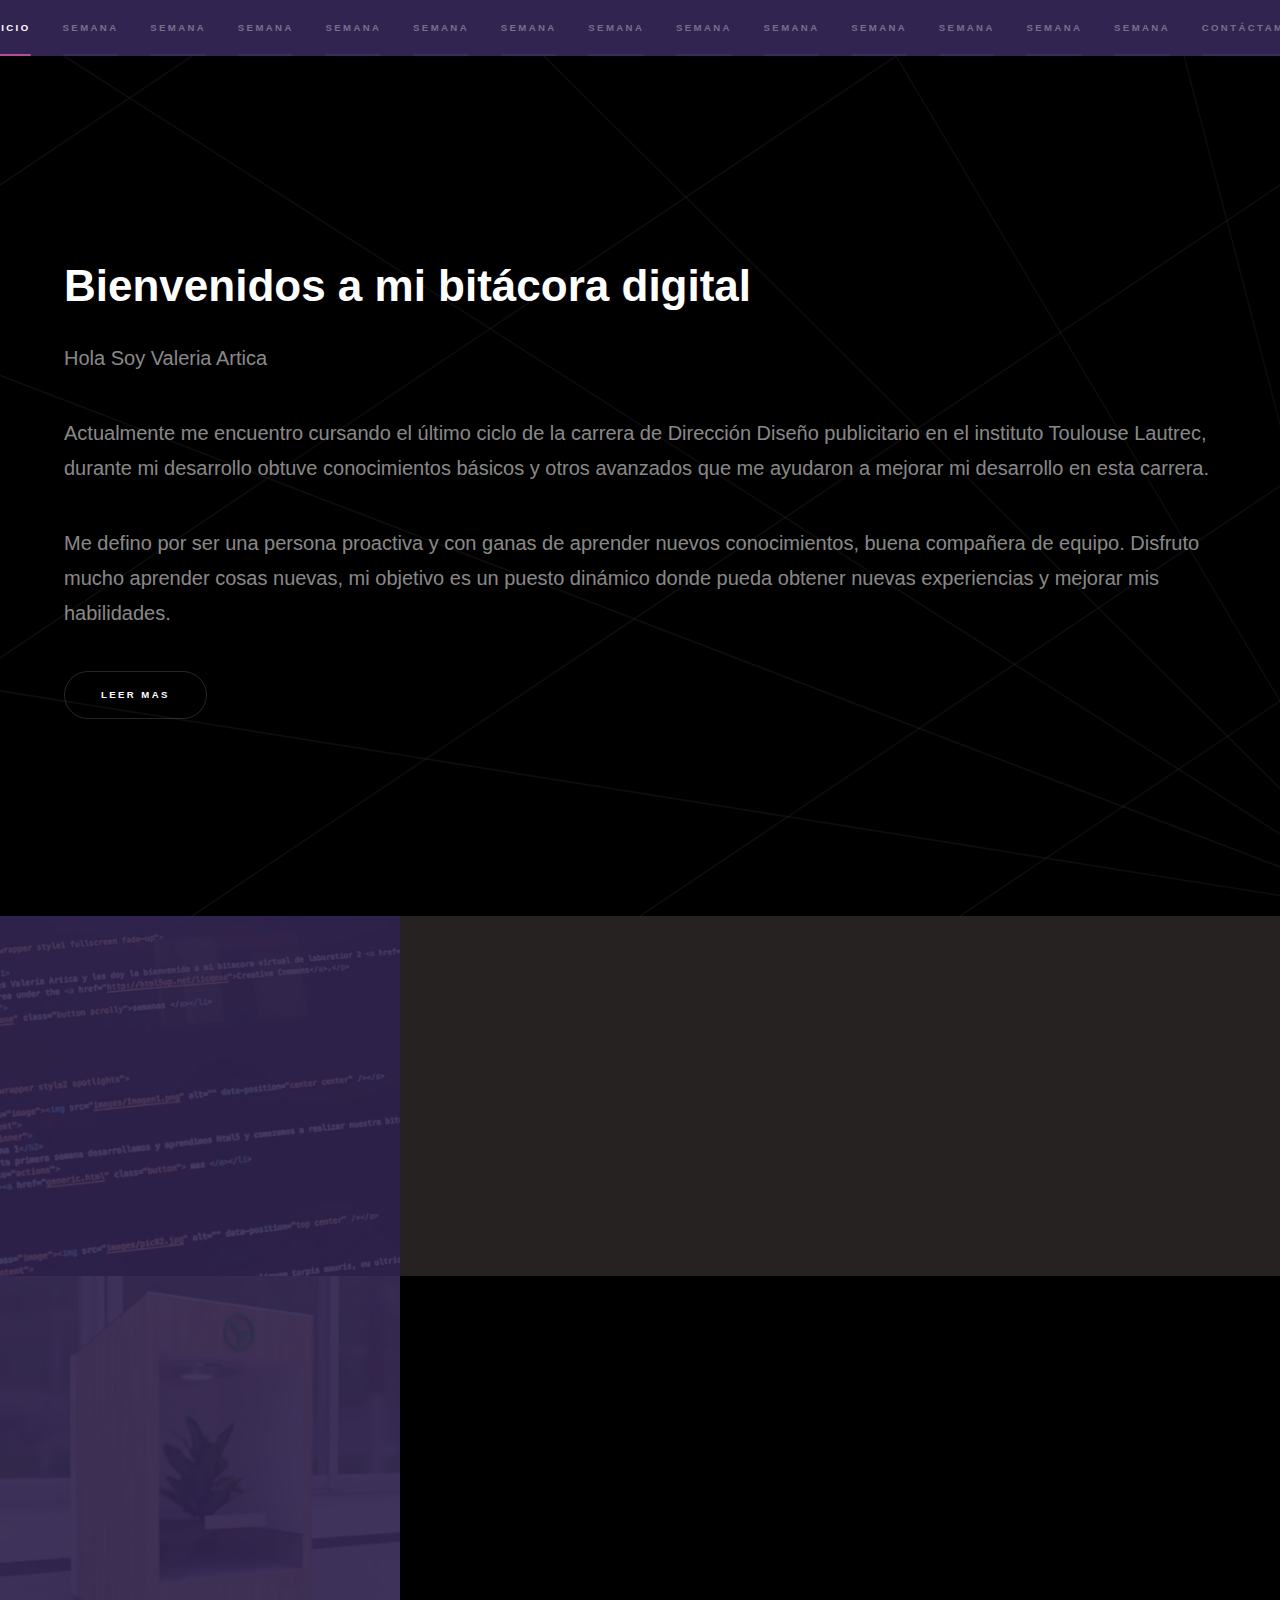
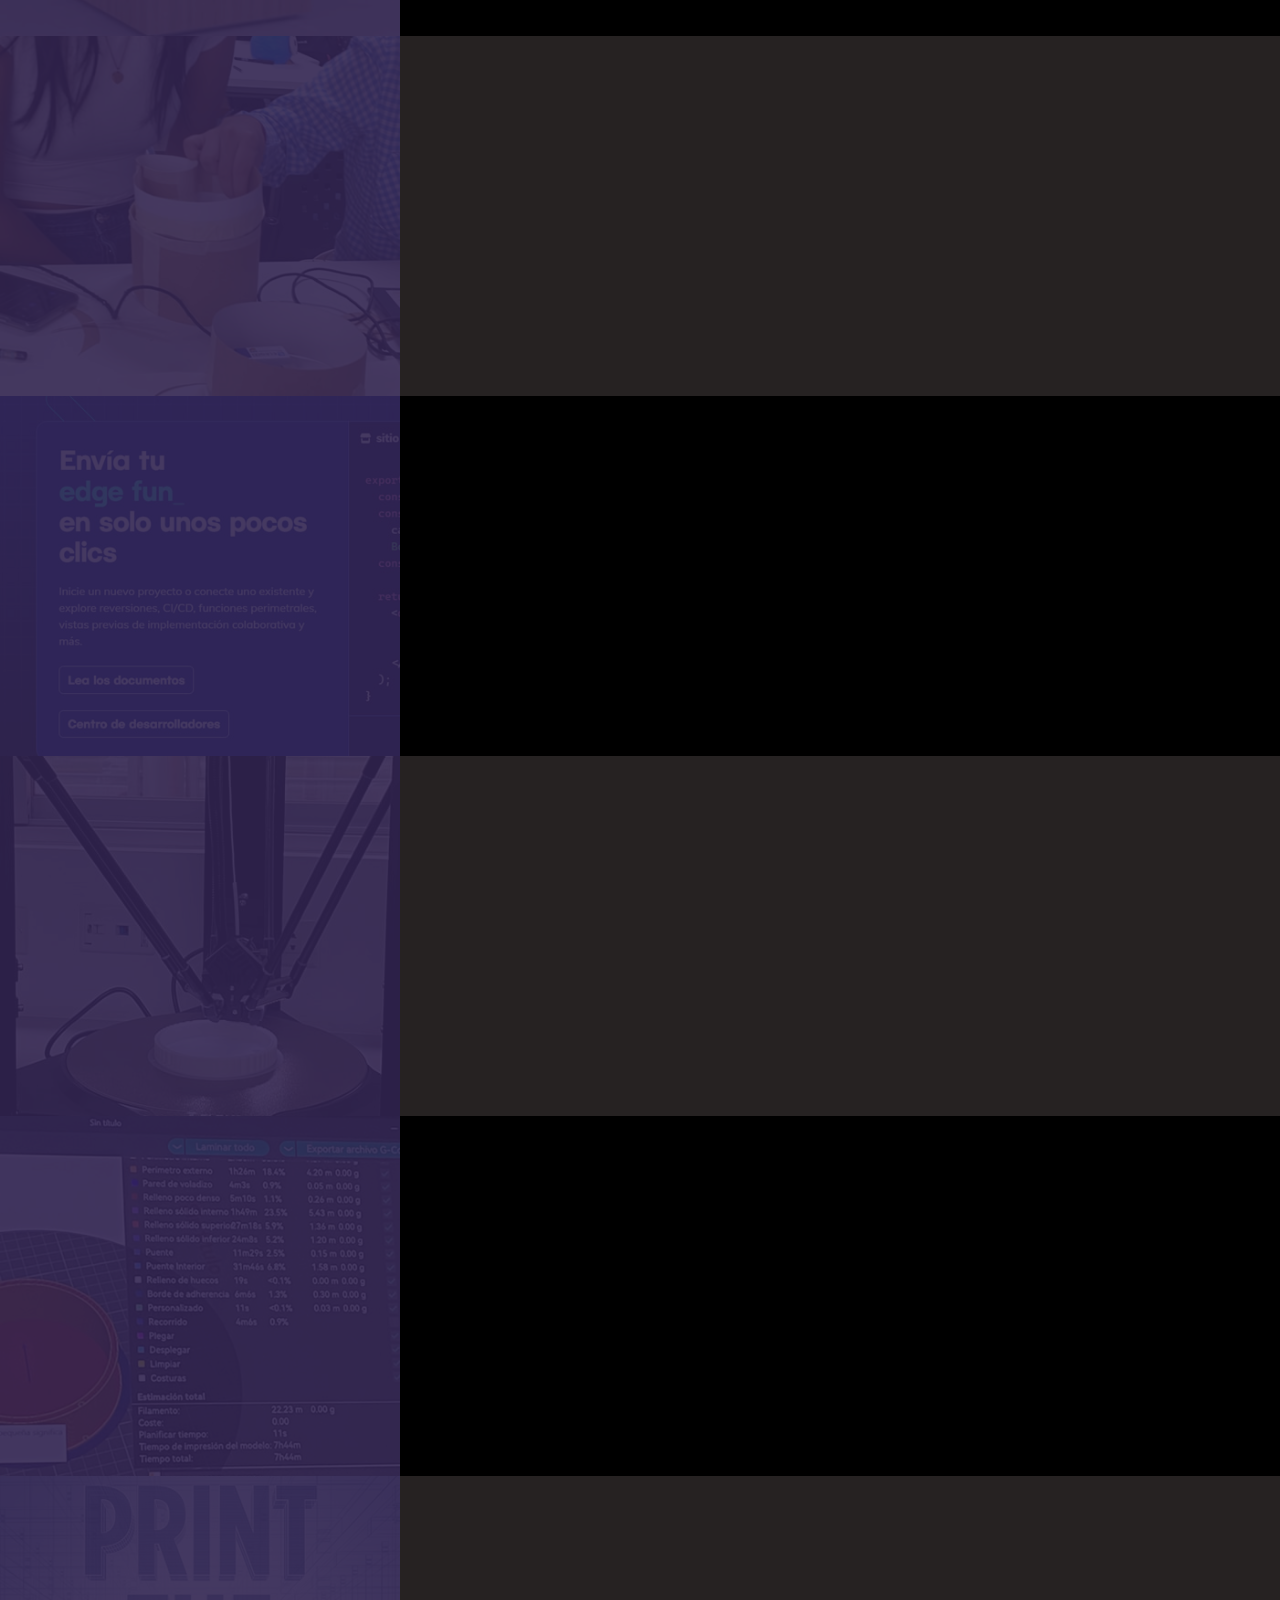
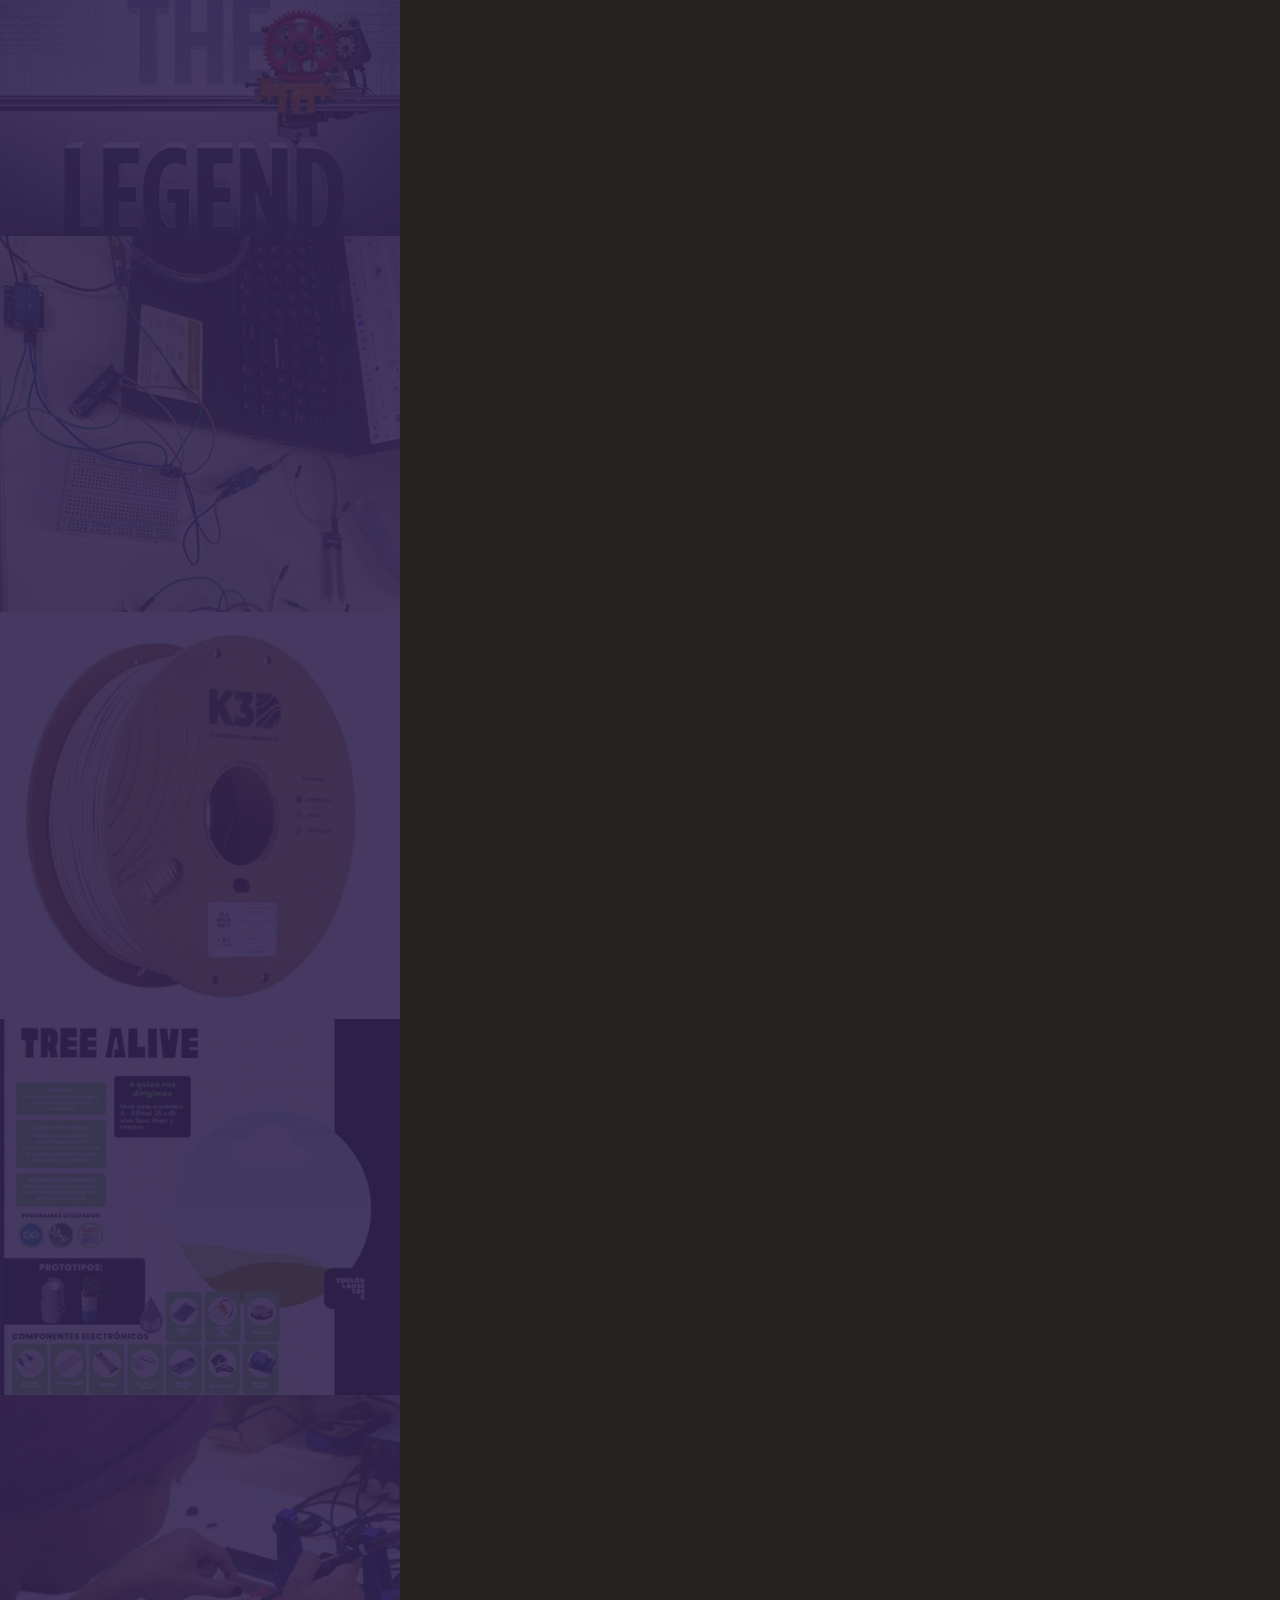
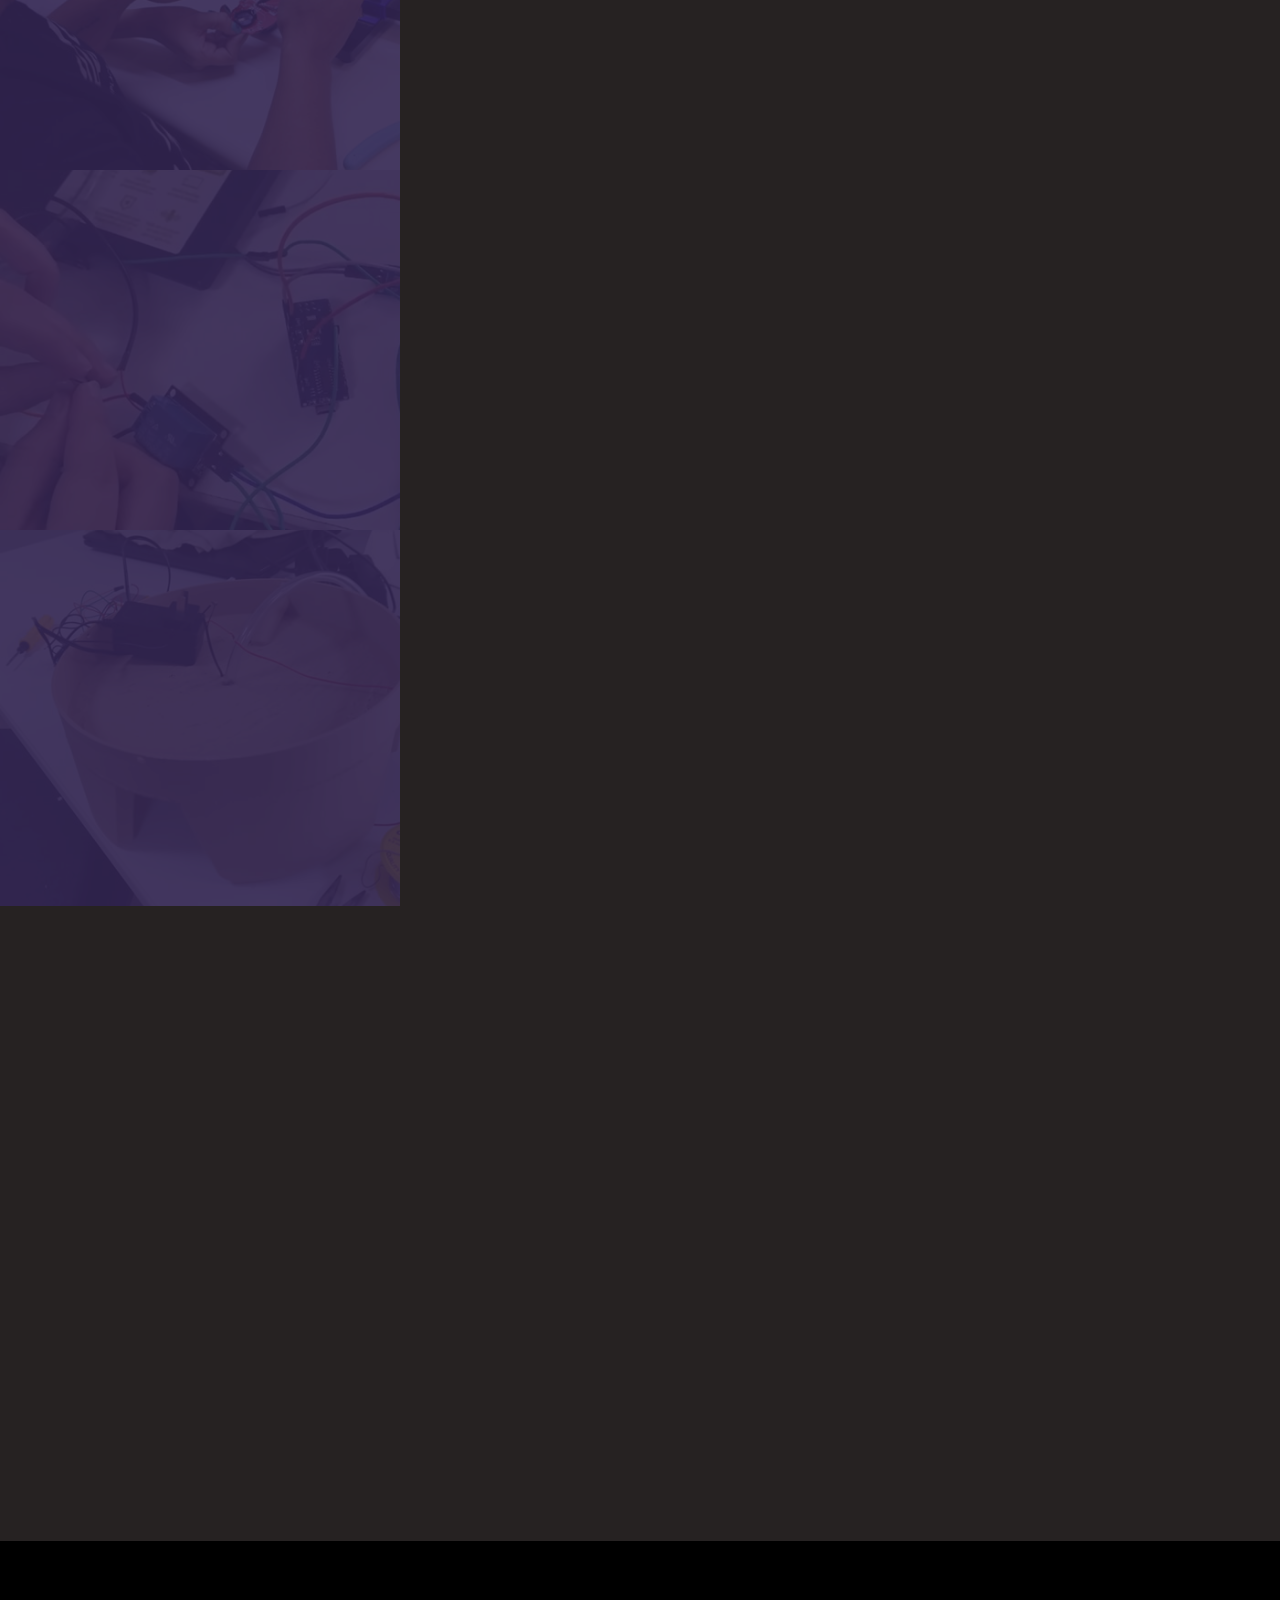
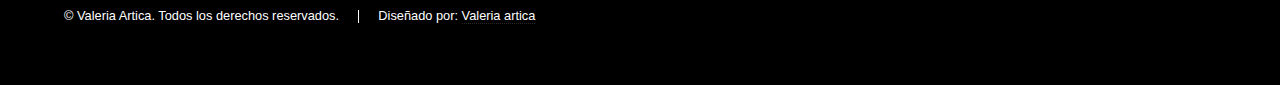
<file: index.html>
<!DOCTYPE HTML>
<html>
	<head>
		<title>Bitacora de valeria artica | Laboratorio 2</title>
		<meta charset="utf-8" />
		<meta name="viewport" content="width=device-width, initial-scale=1, user-scalable=no" />
		<link rel="stylesheet" href="assets/css/main.css" />
		<noscript><link rel="stylesheet" href="assets/css/noscript.css" /></noscript>
	</head>
	<body class="is-preload">

		<!-- Sidebar -->
			<section id="sidebar">
				<div class="inner">
					<nav>
						<ul>
							<li><a href="#intro">Inicio</a></li>
							<li><a href="#one">Semana 1</a></li>
							<li><a href="#two">Semana 2</a></li>
							<li><a href="#three">Semana 4</a></li>
							<li><a href="#five">Semana 5</a></li>
							<li><a href="#six">Semana 6</a></li>
							<li><a href="#seven">Semana 7</a></li>
							<li><a href="#eight">Semana 8</a></li>
							<li><a href="#ten">Semana 10</a></li>
							<li><a href="#eleven">Semana 11</a></li>
							<li><a href="#twelve">Semana 12</a></li>
							<li><a href="#thirteen">Semana 13</a></li>
							<li><a href="#fourteen">Semana 14</a></li>
							<li><a href="#fifteen">Semana 15</a></li>
							<li><a href="#contact__us">Contáctame</a></li>
						</ul>
					</nav>
				</div>
			</section>

		<!-- Wrapper -->
			<div id="wrapper">

				<!-- Intro -->
					<section id="intro" class="wrapper style1 fullscreen fade-up">
						<div class="inner">
							<h1>Bienvenidos a mi bitácora digital</h1>
							<p>Hola Soy Valeria Artica</p>
							<p>Actualmente me encuentro cursando el último ciclo de la carrera de Dirección Diseño publicitario en el instituto Toulouse Lautrec, durante mi desarrollo obtuve conocimientos básicos y otros avanzados que me ayudaron a mejorar mi desarrollo en esta carrera. </p>
							<p>Me defino por ser una persona proactiva y con ganas de aprender nuevos conocimientos, buena compañera de equipo. Disfruto mucho aprender cosas nuevas, mi objetivo es un puesto dinámico donde pueda obtener nuevas experiencias y mejorar mis habilidades.</p>
							<ul class="actions">
								<li><a href="#one" class="button scrolly">Leer mas</a></li>
							</ul>
						</div>
					</section>

				<!-- One -->
					<section id="one" class="wrapper style2 spotlights">
						<section>
							<a href="aprende-codigo.html" class="image"><img src="images/codigo-html-semana-1.jpg" alt="codigos html y estructura de una web" data-position="center center" /></a>
							<div class="content">
								<div class="inner">
									<h2>Semana 1</h2>
									<p>En esta semana veremos nuestra clase explorando una herramienta clave en el diseño web: HTML5 UP. Aprenderemos de códigos y diseño y estructura de una web.</p>
									<ul class="actions">
										<li><a href="aprende-codigo.html" class="button">Aprende mas</a></li>
									</ul>
								</div>
							</div>
						</section>

					</section>

				<!-- Two -->
					<section id="two" class="wrapper style3 spotlights">

						<section>
							<a href="trabajo-grupal.html" class="image"><img src="images/semana-2-trabajo-grupal.jpg" alt="Trabajo grupal e investigación" data-position="top center" /></a>
							<div class="content">
								<div class="inner">
									<h2>Semana 2</h2>
									<p>Durante esta semana, hemos dado pasos significativos en nuestro proyecto de investigación al explorar nuevas ideas y enfoques, trabajamos de maneral grupal la cual nos permitía avanzar la investigación de manera conjunta.</p>
									<ul class="actions">
										<li><a href="trabajo-grupal.html" class="button">Aprende mas</a></li>
									</ul>
								</div>
							</div>
						</section>
							<!-- -->

					</section>

				<!-- Three -->
					<section id="three" class="wrapper style2 spotlights">
						<section>
							<a href="boceto-prototipado.html" class="image"><img src="images/boceto-prototipado.jpg" alt="boceto prototipado" data-position="center center" /></a>
							<div class="content">
								<div class="inner">
									<h2>Semana 4</h2>
									<p>En esta semana ya nos encontramos finalizando la bitácora y de la mano tenemos una parte esencial que seria el boceto prototipado de nuestro proyecto en este caso nuestra maceta tree a live </p>
									<ul class="actions">
										<li><a href="boceto-prototipado.html" class="button">Aprende mas</a></li>
									</ul>
								</div>
							</div>
						</section>
					</section>

				<!-- Five -->
					<section id="five" class="wrapper style2 spotlights">
						<section>
							<a href="clase-virtual.html" class="image"><img src="images/clase-virtual-que-es-netlifly.jpg" alt="clase virtual que es netlify" data-position="center center" /></a>
							<div class="content">
								<div class="inner">
									<h2>Semana 5</h2>
									<h3><strong>Clase Virtual</strong></h3>
									<p>Conocimos la página <a href ="https://www.netlify.com/" target="_blank">Netlify</a> la cual nos ayudo a poder subir nuestra bitacoa virtual, aca les comentare como funciona y que es lo hace Netlify:</p>
									<ul class="actions">
										<li><a href="clase-virtual.html" class="button">Aprende mas</a></li>
									</ul>
								</div>
							</div>
						</section>
					</section>

				<!-- Six -->
					<section id="six" class="wrapper style2 spotlights">
						<section>
							<a href="impresion-en-flsum-400.html" class="image"><img src="images/semana-6-impresion-en-flsum-400.jpg" alt="impresion en flsum 400" data-position="center center" /></a>
							<div class="content">
								<div class="inner">
									<h2>Semana 6</h2>
									<h3>Presencial</h3>
									<p>En esta clase comenzamos con la impresión del prototipado y conocimos la impresora que nos acompaña todo el proyecto.</p>
									<ul class="actions">
										<li><a href="impresion-en-flsum-400.html" class="button">Aprende mas</a></li>
									</ul>
								</div>
							</div>
						</section>
					</section>

				<!-- Seven -->
					<section id="seven" class="wrapper style2 spotlights">
						<section>
							<a href="coreccion-de-impresion-orcaslicer.html" class="image"><img src="images/semana-7-correccion-de-impresion-orcaslicer.jpg" alt="Corección de impresión orcaslicer" data-position="center center" /></a>
							<div class="content">
								<div class="inner">
									<h2>Semana 7</h2>
									<p>Analizamos cada pieza del proyecto, para poder tener una correcta impresión de cada piensa en el programa OrcaSlicer.</p>
									<ul class="actions">
										<li><a href="correccion-de-impresion-orcaslicer.html" class="button">Aprende mas</a></li>
									</ul>
								</div>
							</div>
						</section>
					</section>

				<!-- Eight -->
					<section id="eight" class="wrapper style2 spotlights">
						<section>
							<a href="boceto-prototipado.html" class="image"><img src="images/netflix-print-the-leyend.jpg" alt="Netflix Print the Legend" data-position="center center" /></a>
							<div class="content">
								<div class="inner">
									<h2>Semana 8</h2>
									<p>Es un documental de 2014 disponible en Netflix que se centra en la industria emergente de la impresión 3D, El documental se enfoca en las historias de varias empresas prominentes en el campo de la impresión 3D como Formlabs y  MAKERBOT INDUSTRIES.</p>
									<ul class="actions">
										<li><a href="analisis-documental-print-the-leyend.html" class="button">Aprende mas</a></li>
									</ul>
								</div>
							</div>
						</section>
					</section>

				<!-- Ten -->
					<section id="ten" class="wrapper style2 spotlights">
						<section>
							<a href="fundamentos-inteligencia-artificial.html" class="image"><img src="images/semana-10-clase-virtual.jpg" alt="Semana 10 clase virtual de inteligencia artificial ibm" data-position="center center" /></a>
							<div class="content">
								<div class="inner">
									<h2>Semana 10</h2>
									<p>En IBM, se pueden encontrar numerosos recursos educativos, incluyendo una amplia variedad de cursos y certificaciones. IBM ofrece más de 250 cursos en diversas áreas tecnológicas, tales como inteligencia artificial, ciencia de datos, computación en la nube, ciberseguridad, blockchain, y desarrollo de software.</p>
									<ul class="actions">
										<li><a href="fundamentos-inteligencia-artificial.html" class="button">Aprende mas</a></li>
									</ul>
								</div>
							</div>
						</section>
					</section>

				<!-- Eleven -->
					<section id="eleven" class="wrapper style2 spotlights">
						<section>
							<a href="mejora-proyecto-tree-alive.html" class="image"><img src="images/semana-11-filamento-k3d.jpg" alt="Netflix Print the Legend" data-position="center center" /></a>
							<div class="content">
								<div class="inner">
									<h2>Semana 11</h2>
									<p><strong>Conceptos Básicos de IA:</strong> Qué es la inteligencia artificial, sus principales componentes y cómo se diferencia de otras tecnologías. </p>
									<p><strong>Aprendizaje Automático (Machine Learning):</strong> Introducción a los algoritmos de aprendizaje automático y cómo se utilizan para entrenar modelos de IA.</p>
									<ul class="actions">
										<li><a href="mejora-proyecto-tree-alive.html" class="button">Aprende mas</a></li>
									</ul>
								</div>
							</div>
						</section>
					</section>

				<!-- Twelve -->
					<section id="twelve" class="wrapper style2 spotlights">
						<section>
							<a href="nuevo-modelado-maceta-tree-alive.html" class="image"><img src="images/tree-alive.jpg" alt="Tree alive" data-position="center center" /></a>
							<div class="content">
								<div class="inner">
									<h2>Semana 12</h2>
									<p>Finalizando el diseño del modelo, procedemos a guardar cada parte como archivo STL. Luego, abrimos Orca Slicer y arrastramos el archivo para configurar los detalles necesarios. Establecemos la altura de capa, el porcentaje de relleno, los soportes según sea necesario, y seleccionamos el material adecuado para la impresión.</p>
									<ul class="actions">
										<li><a href="nuevo-modelado-maceta-tree-alive.html" class="button">Aprende mas</a></li>
									</ul>
								</div>
							</div>
						</section>
					</section>

				<!-- Thirteen -->
					<section id="thirteen" class="wrapper style2 spotlights">
						<section>
							<a href="soldadura-con-estano-cautin.html" class="image"><img src="images/semana-13-soldadura-estano-y-cautin.jpg" alt="Soldadura con estaño y cautín" data-position="center center" /></a>
							<div class="content">
								<div class="inner">
									<h2>Semana 13</h2>
									<p>La soldadura con estaño y cautín es un proceso utilizado para unir componentes electrónicos. El estaño es un metal blando, generalmente en forma de hilo, que se funde a baja temperatura. El cautín, también conocido como soldador, es una herramienta que se calienta para derretir el estaño y permitir su aplicación sobre las conexiones.</p>
									<ul class="actions">
										<li><a href="soldadura-con-estano-cautin.html" class="button">Aprende mas</a></li>
									</ul>
								</div>
							</div>
						</section>
					</section>

				<!-- Fourteen -->
					<section id="fourteen" class="wrapper style2 spotlights">
						<section>
							<a href="ultima-prueba-de-circuito.html" class="image"><img src="images/semana-14-ultima-prueba-de-circuito.jpg" alt="Ultima prueba de circuito" data-position="center center" /></a>
							<div class="content">
								<div class="inner">
									<h2>Semana 14</h2>
									<p>Realizamos una última prueba del circuito utilizando el esquema que preparamos para la presentación. Este esquema fue fundamental, ya que nos permitió identificar cada paso y asegurarnos de que cada cable estuviera conectado correctamente.</p>
									<ul class="actions">
										<li><a href="ultima-prueba-de-circuito.html" class="button">Aprende mas</a></li>
									</ul>
								</div>
							</div>
						</section>
					</section>

				<!-- Fifteen -->
					<section id="fifteen" class="wrapper style2 spotlights">
						<section>
							<a href="ultimos-ajustes.html" class="image"><img src="images/semana-15-ultimos-ajustes.jpg" alt="Ultimos ajustes" data-position="center center" /></a>
							<div class="content">
								<div class="inner">
									<h2>Semana 15</h2>
									<p>En esta última semana, nos dedicamos a mejorar la estética de la maceta, ya que la impresión dejó algunas imperfecciones que necesitaban ser corregidas. Pulimos y ajustamos las áreas defectuosas para asegurar que la maceta no solo fuera funcional, sino también visualmente atractiva.</p>
									<ul class="actions">
										<li><a href="ultimos-ajustes.html" class="button">Aprende mas</a></li>
									</ul>
								</div>
							</div>
						</section>
					</section>


				<!-- Four contact us-->
					<section id="contact__us" class="wrapper style1 fade-up">
						<div class="inner">
							<h2>¿Quieres conocer mi trabajo?</h2>
							<p>Ponte en contacto conmigo</p>
							<div class="split style1">
								<section>
									<form method="post" action="#">
										<div class="fields">
											<div class="field half">
												<label for="name">Nombres</label>
												<input type="text" name="name" id="name" />
											</div>
											<div class="field half">
												<label for="email">Email</label>
												<input type="text" name="email" id="email" />
											</div>
											<div class="field">
												<label for="message">Mensaje</label>
												<textarea name="message" id="message" rows="5"></textarea>
											</div>
										</div>
										<ul class="actions">
											<li><a href="" class="button submit">Enviar Mensaje</a></li>
										</ul>
									</form>
								</section>
								<section>
									<ul class="contact">
										<!-- <li>
											<h3>Address</h3>
											<span>12345 Somewhere Road #654<br />
											Nashville, TN 00000-0000<br />
											USA</span>
										</li> -->
										<li>
											<h3>Email</h3>
											<a href="mailto:vaarcu@gmail.com">vaarcu@gmail.com</a>
										</li>
										<li>
											<h3>Celular</h3>
											<span>(51) 950 696 068 </span>
										</li>
										<li>
											<h3>Social</h3>
											<ul class="icons">
												<li><a href="#" class="icon brands fa-twitter"><span class="label">Twitter</span></a></li>
												<li><a href="#" class="icon brands fa-facebook-f"><span class="label">Facebook</span></a></li>
												<li><a href="#" class="icon brands fa-github"><span class="label">GitHub</span></a></li>
												<li><a href="#" class="icon brands fa-instagram"><span class="label">Instagram</span></a></li>
												<li><a href="#" class="icon brands fa-linkedin-in"><span class="label">LinkedIn</span></a></li>
											</ul>
										</li>
									</ul>
								</section>
							</div>
						</div>
					</section>

			</div>

		<!-- Footer -->
			<footer id="footer" class="wrapper style1-alt">
				<div class="inner">
					<ul class="menu">
						<li>&copy; Valeria Artica. Todos los derechos reservados.</li><li>Diseñado por: <a href="https://valeriartica.com">Valeria artica</a></li>
					</ul>
				</div>
			</footer>

		<!-- Scripts -->
			<script src="assets/js/jquery.min.js"></script>
			<script src="assets/js/jquery.scrollex.min.js"></script>
			<script src="assets/js/jquery.scrolly.min.js"></script>
			<script src="assets/js/browser.min.js"></script>
			<script src="assets/js/breakpoints.min.js"></script>
			<script src="assets/js/util.js"></script>
			<script src="assets/js/main.js"></script>

	</body>
</html>
</file>
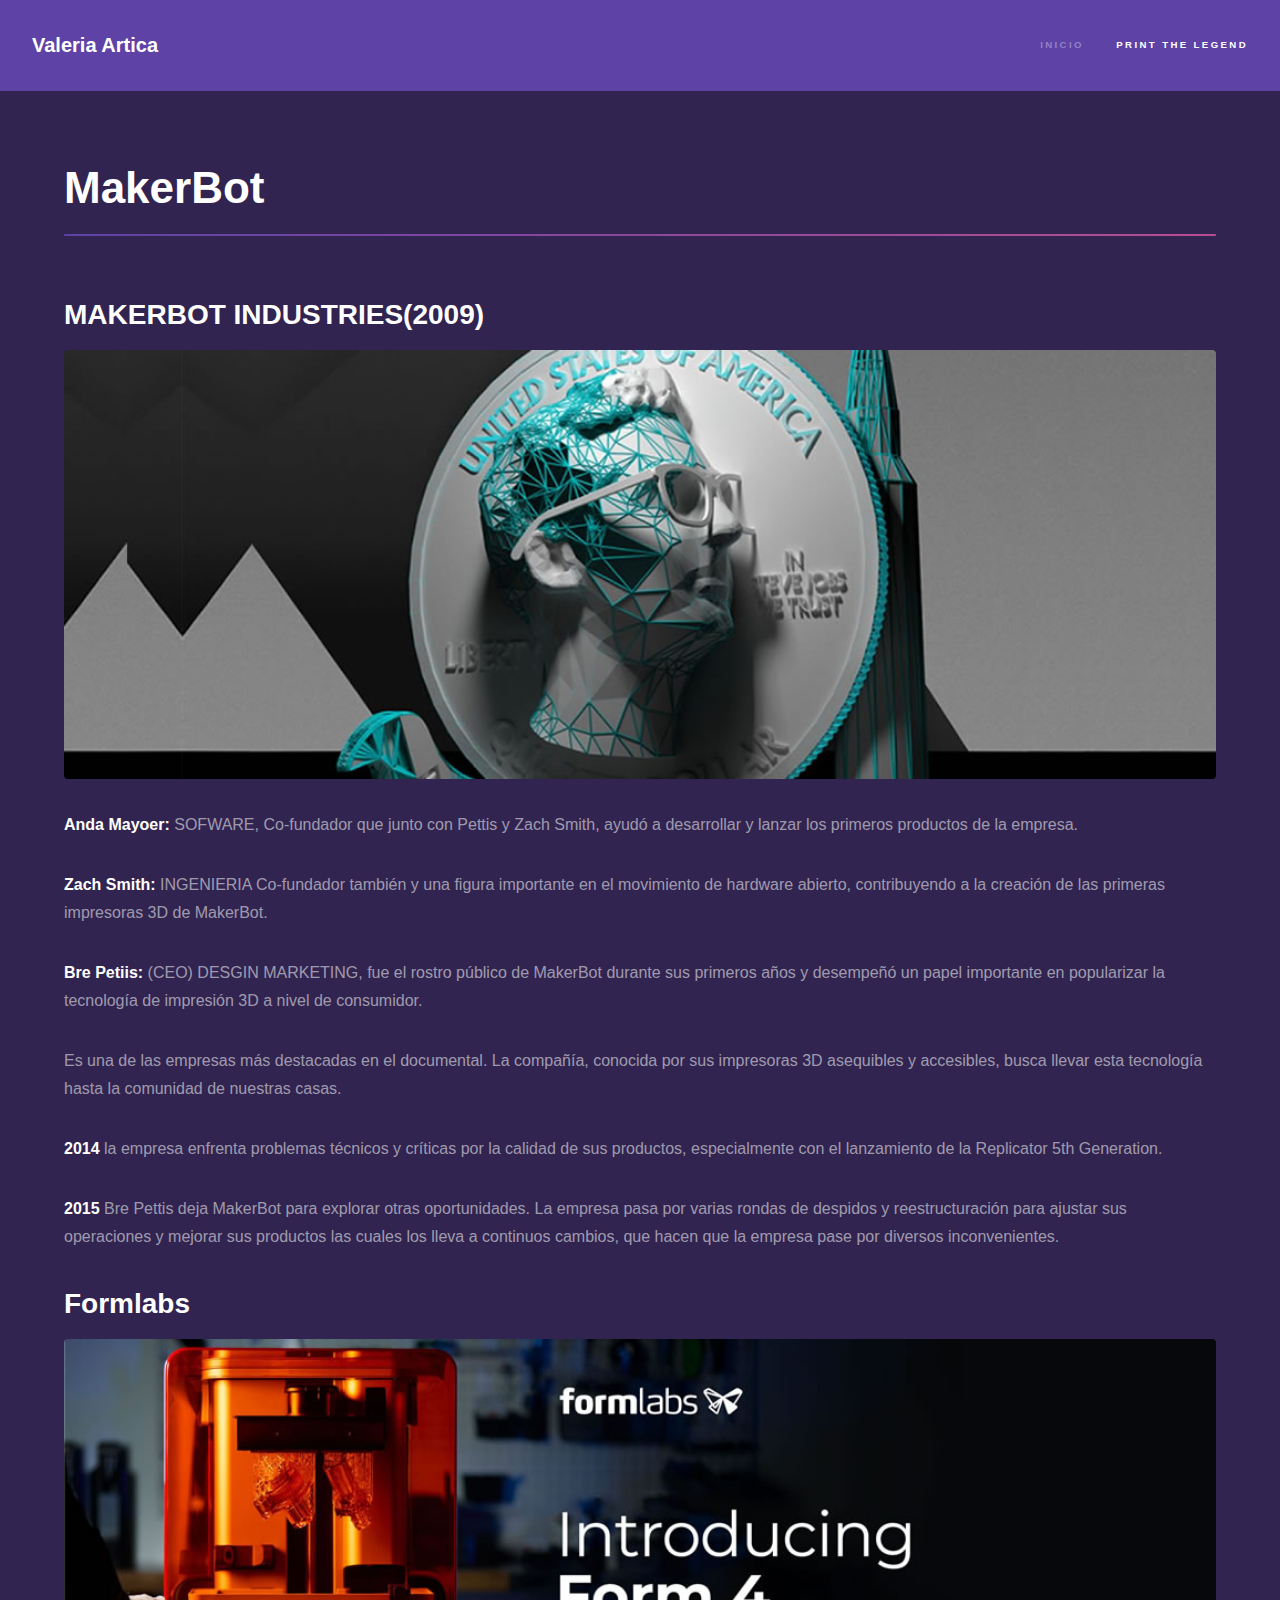
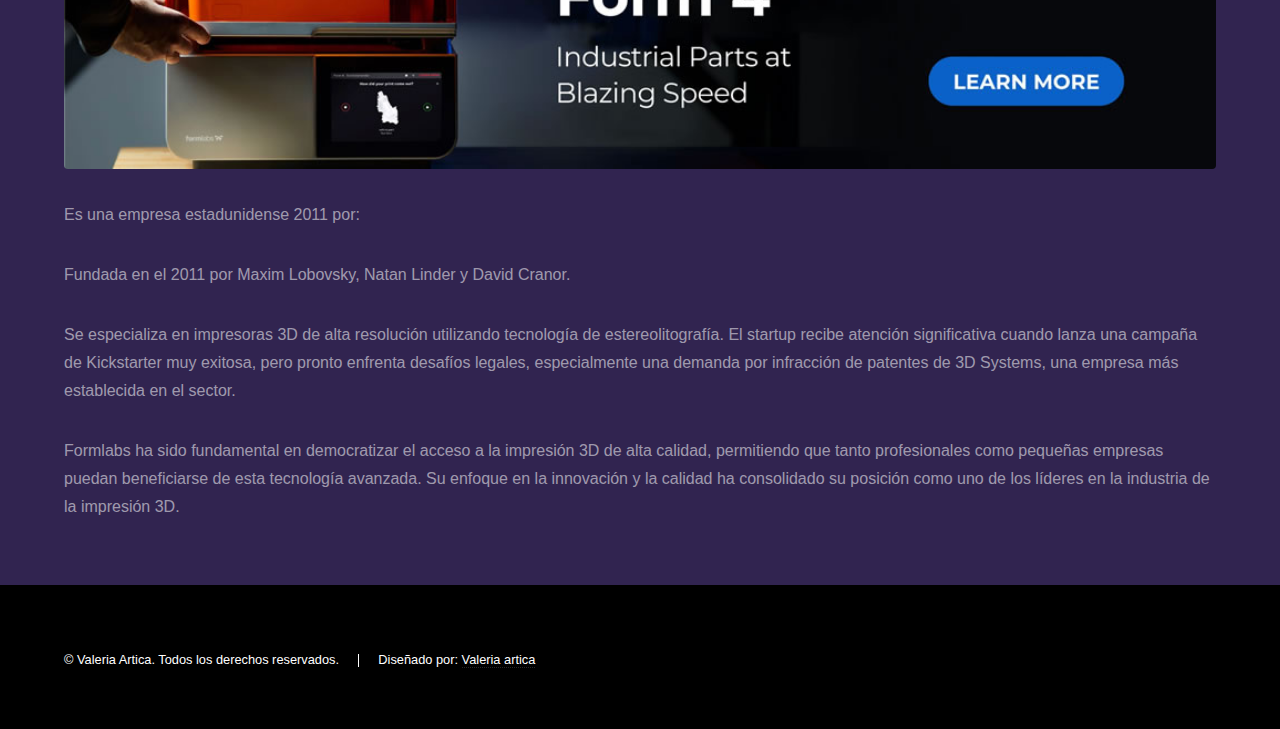
<file: analisis-documental-print-the-leyend.html>
<!DOCTYPE HTML>
<!--
	Hyperspace by HTML5 UP
	html5up.net | @ajlkn
	Free for personal and commercial use under the CCA 3.0 license (html5up.net/license)
-->
<html>
	<head>
		<title>Análisis Documental. Print the Legend | Valeria artica</title>
		<meta charset="utf-8" />
		<meta name="viewport" content="width=device-width, initial-scale=1, user-scalable=no" />
		<link rel="stylesheet" href="assets/css/main.css" />
		<noscript><link rel="stylesheet" href="assets/css/noscript.css" /></noscript>
	</head>
	<body class="is-preload">

		<!-- Header -->
			<header id="header">
				<a href="index.html" class="title">Valeria Artica</a>
				<nav>
					<ul>
						<li><a href="index.html">Inicio</a></li>
						<li><a href="analisis-documental-print-the-leyend.html" class="active">Print the Legend</a></li>
						<!-- <li><a href="elements.html">Elements</a></li> -->
					</ul>
				</nav>
			</header>

		<!-- Wrapper -->
			<div id="wrapper">

				<!-- Main -->
					<section id="main" class="wrapper">
						<div class="inner">
							<h1 class="major">MakerBot</h1>
							<h2>MAKERBOT INDUSTRIES(2009)</h2>
							<span class="image fit"><img src="images/detalle-makerbot-industries.jpg" alt="" /></span>
							<p><strong>Anda Mayoer:</strong> SOFWARE, Co-fundador que junto con Pettis y Zach Smith, ayudó a desarrollar y lanzar los primeros productos de la empresa.</p>
							<p><strong>Zach Smith:</strong> INGENIERIA Co-fundador también y una figura importante en el movimiento de hardware abierto, contribuyendo a la creación de las primeras impresoras 3D de MakerBot.</p>
							<p><strong>Bre Petiis:</strong> (CEO) DESGIN MARKETING, fue el rostro público de MakerBot durante sus primeros años y desempeñó un papel importante en popularizar la tecnología de impresión 3D a nivel de consumidor.</p>
							<p>Es una de las empresas más destacadas en el documental. La compañía, conocida por sus impresoras 3D asequibles y accesibles, busca llevar esta tecnología hasta la comunidad de nuestras casas.</p>
							<p><strong>2014</strong> la empresa enfrenta problemas técnicos y críticas por la calidad de sus productos, especialmente con el lanzamiento de la Replicator 5th Generation.</p>
							<p><strong>2015</strong> Bre Pettis deja MakerBot para explorar otras oportunidades. La empresa pasa por varias rondas de despidos y reestructuración para ajustar sus operaciones y mejorar sus productos las cuales los lleva a continuos cambios, que hacen que la empresa pase por diversos inconvenientes.</p>
							<h2>Formlabs</h2>
							<span class="image fit"><img src="images/detalle-formlabs-semana-8.jpg" alt="" /></span>
							<p>Es una empresa estadunidense 2011 por:</p>
							<p>Fundada en el 2011 por Maxim Lobovsky, Natan Linder y David Cranor.</p>
							<p>Se especializa en impresoras 3D de alta resolución utilizando tecnología de estereolitografía. El startup recibe atención significativa cuando lanza una campaña de Kickstarter muy exitosa, pero pronto enfrenta desafíos legales, especialmente una demanda por infracción de patentes de 3D Systems, una empresa más establecida en el sector.</p>
							<p>Formlabs ha sido fundamental en democratizar el acceso a la impresión 3D de alta calidad, permitiendo que tanto profesionales como pequeñas empresas puedan beneficiarse de esta tecnología avanzada. Su enfoque en la innovación y la calidad ha consolidado su posición como uno de los líderes en la industria de la impresión 3D.</p>							
						</div>
					</section>
					<!-- -->

			</div>

		<!-- Footer -->
			<footer id="footer" class="wrapper alt">
				<div class="inner">
					<ul class="menu">
						<li>&copy; Valeria Artica. Todos los derechos reservados.</li><li>Diseñado por: <a href="https://valeriartica.com">Valeria artica</a></li>
					</ul>
				</div>
			</footer>

		<!-- Scripts -->
			<script src="assets/js/jquery.min.js"></script>
			<script src="assets/js/jquery.scrollex.min.js"></script>
			<script src="assets/js/jquery.scrolly.min.js"></script>
			<script src="assets/js/browser.min.js"></script>
			<script src="assets/js/breakpoints.min.js"></script>
			<script src="assets/js/util.js"></script>
			<script src="assets/js/main.js"></script>

	</body>
</html>
</file>
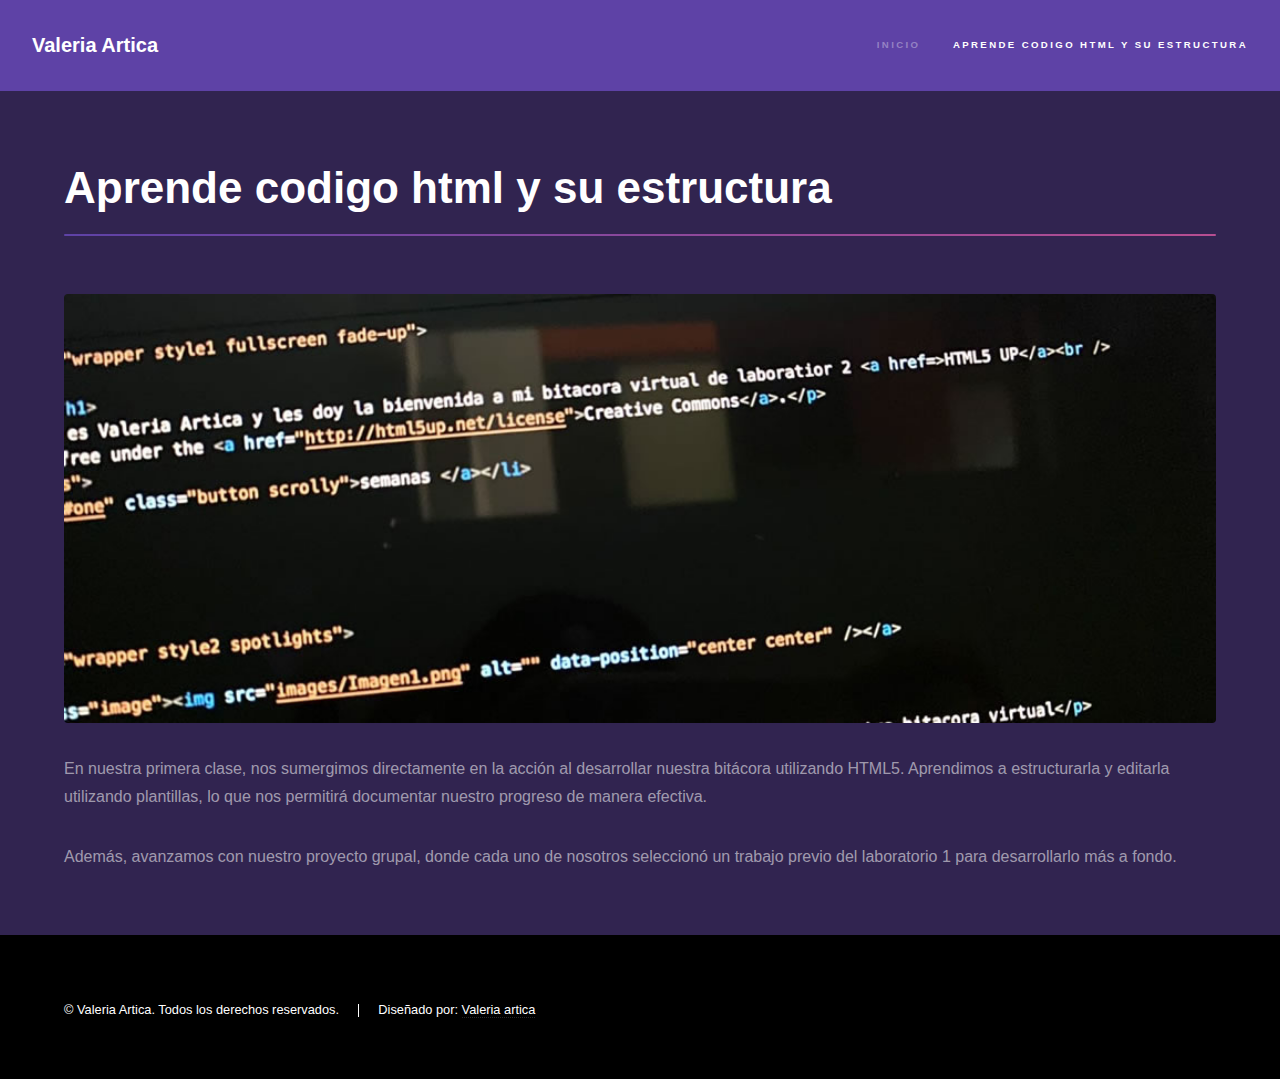
<file: aprende-codigo.html>
<!DOCTYPE HTML>
<!--
	Hyperspace by HTML5 UP
	html5up.net | @ajlkn
	Free for personal and commercial use under the CCA 3.0 license (html5up.net/license)
-->
<html>
	<head>
		<title>Aprende codigo html y estructura | Valeria artica</title>
		<meta charset="utf-8" />
		<meta name="viewport" content="width=device-width, initial-scale=1, user-scalable=no" />
		<link rel="stylesheet" href="assets/css/main.css" />
		<noscript><link rel="stylesheet" href="assets/css/noscript.css" /></noscript>
	</head>
	<body class="is-preload">

		<!-- Header -->
			<header id="header">
				<a href="index.html" class="title">Valeria Artica</a>
				<nav>
					<ul>
						<li><a href="index.html">Inicio</a></li>
						<li><a href="aprende-codigo.html" class="active">Aprende codigo html y su estructura</a></li>
						<!-- <li><a href="elements.html">Elements</a></li> -->
					</ul>
				</nav>
			</header>

		<!-- Wrapper -->
			<div id="wrapper">

				<!-- Main -->
					<section id="main" class="wrapper">
						<div class="inner">
							<h1 class="major">Aprende codigo html y su estructura</h1>
							<span class="image fit"><img src="images/detalle-codigo-html-estructura.jpg" alt="" /></span>
							<p>En nuestra primera clase, nos sumergimos directamente en la acción al desarrollar nuestra bitácora utilizando HTML5. Aprendimos a estructurarla y editarla utilizando plantillas, lo que nos permitirá documentar nuestro progreso de manera efectiva. </p>
							<p>Además, avanzamos con nuestro proyecto grupal, donde cada uno de nosotros seleccionó un trabajo previo del laboratorio 1 para desarrollarlo más a fondo.</p>
						</div>
					</section>

			</div>

		<!-- Footer -->
			<footer id="footer" class="wrapper alt">
				<div class="inner">
					<ul class="menu">
						<li>&copy; Valeria Artica. Todos los derechos reservados.</li><li>Diseñado por: <a href="https://valeriartica.com">Valeria artica</a></li>
					</ul>
				</div>
			</footer>

		<!-- Scripts -->
			<script src="assets/js/jquery.min.js"></script>
			<script src="assets/js/jquery.scrollex.min.js"></script>
			<script src="assets/js/jquery.scrolly.min.js"></script>
			<script src="assets/js/browser.min.js"></script>
			<script src="assets/js/breakpoints.min.js"></script>
			<script src="assets/js/util.js"></script>
			<script src="assets/js/main.js"></script>

	</body>
</html>
</file>
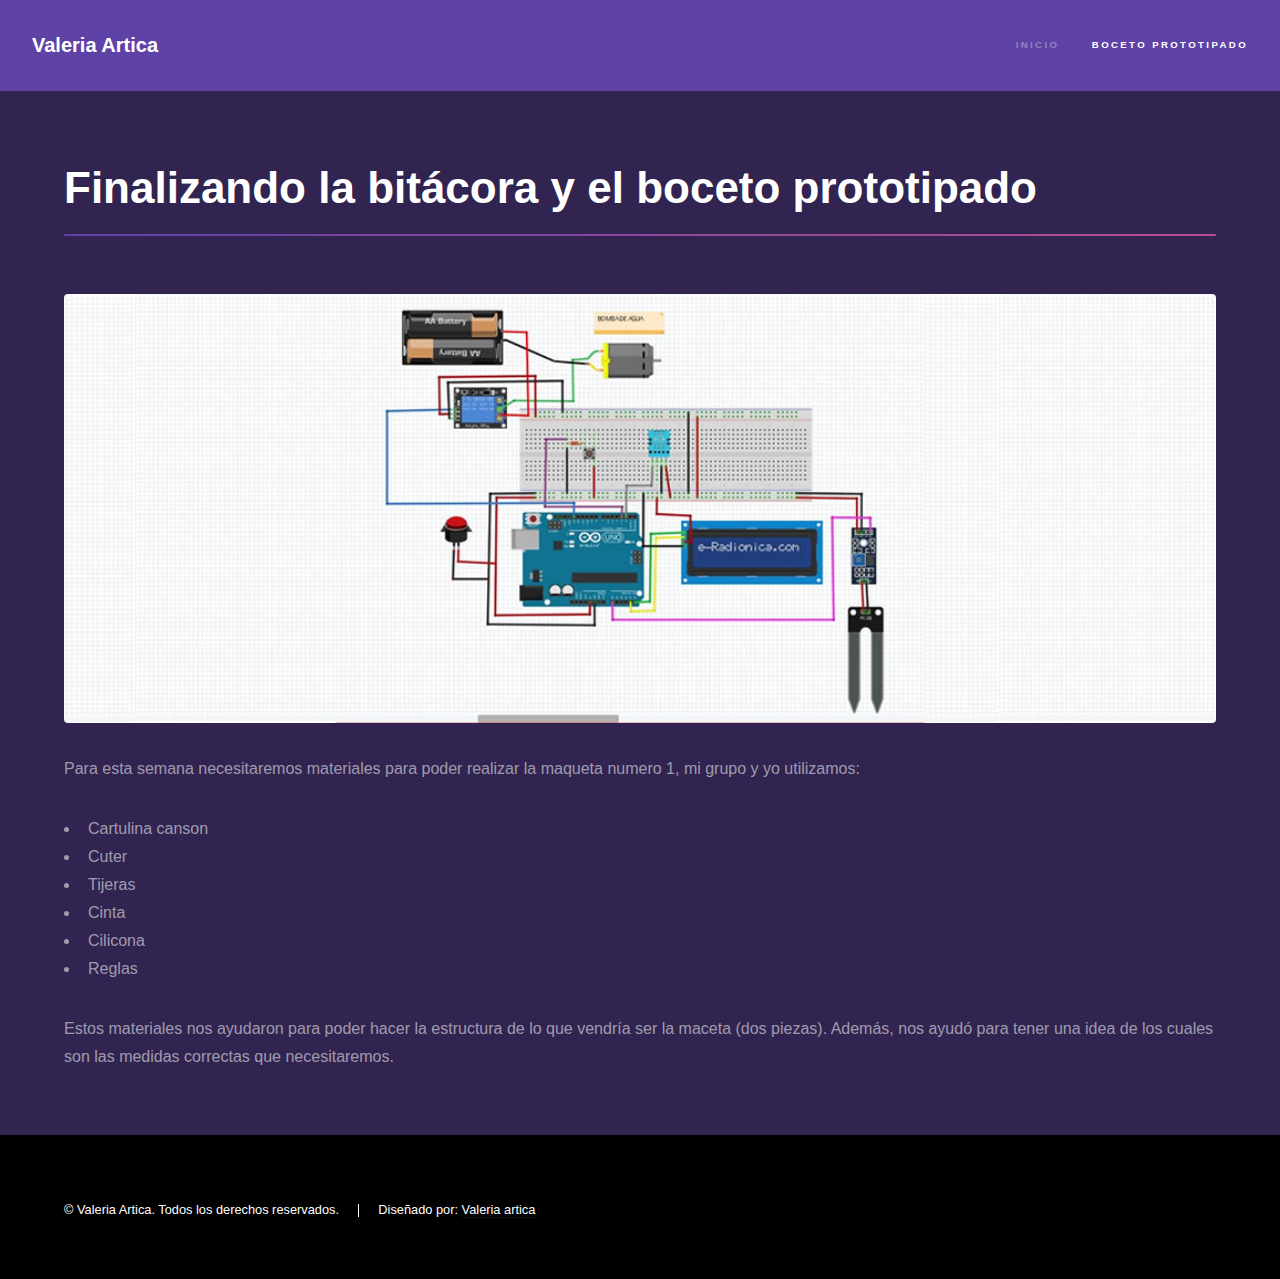
<file: boceto-prototipado.html>
<!DOCTYPE HTML>
<!--
	Hyperspace by HTML5 UP
	html5up.net | @ajlkn
	Free for personal and commercial use under the CCA 3.0 license (html5up.net/license)
-->
<html>
	<head>
		<title>Finalizando la bitácora y el boceto prototipado | Valeria artica</title>
		<meta charset="utf-8" />
		<meta name="viewport" content="width=device-width, initial-scale=1, user-scalable=no" />
		<link rel="stylesheet" href="assets/css/main.css" />
		<noscript><link rel="stylesheet" href="assets/css/noscript.css" /></noscript>
	</head>
	<body class="is-preload">

		<!-- Header -->
			<header id="header">
				<a href="index.html" class="title">Valeria Artica</a>
				<nav>
					<ul>
						<li><a href="index.html">Inicio</a></li>
						<li><a href="boceto-prototipado.html" class="active">Boceto prototipado</a></li>
						<!-- <li><a href="elements.html">Elements</a></li> -->
					</ul>
				</nav>
			</header>

		<!-- Wrapper -->
			<div id="wrapper">

				<!-- Main -->
					<section id="main" class="wrapper">
						<div class="inner">
							<h1 class="major">Finalizando la bitácora y el boceto prototipado</h1>
							<span class="image fit"><img src="images/detalle-boceto-prototipado.jpg" alt="" /></span>
							<p>Para esta semana necesitaremos materiales para poder realizar la maqueta numero 1, mi grupo y yo utilizamos:</p>
							<ul>
								<li>Cartulina canson</li>
								<li>Cuter</li>
								<li>Tijeras</li>
								<li>Cinta </li>
								<li>Cilicona</li>
								<li>Reglas</li>
							</ul>
							<p>Estos materiales nos ayudaron para poder hacer la estructura de lo que vendría ser la maceta (dos piezas). Además, nos ayudó para tener una idea de los cuales son las medidas correctas que necesitaremos.</p>
						</div>
					</section>

			</div>

		<!-- Footer -->
			<footer id="footer" class="wrapper alt">
				<div class="inner">
					<ul class="menu">
						<li>&copy; Valeria Artica. Todos los derechos reservados.</li><li>Diseñado por: <a href="https://valeriartica.com">Valeria artica</a></li>
					</ul>
				</div>
			</footer>

		<!-- Scripts -->
			<script src="assets/js/jquery.min.js"></script>
			<script src="assets/js/jquery.scrollex.min.js"></script>
			<script src="assets/js/jquery.scrolly.min.js"></script>
			<script src="assets/js/browser.min.js"></script>
			<script src="assets/js/breakpoints.min.js"></script>
			<script src="assets/js/util.js"></script>
			<script src="assets/js/main.js"></script>

	</body>
</html>
</file>
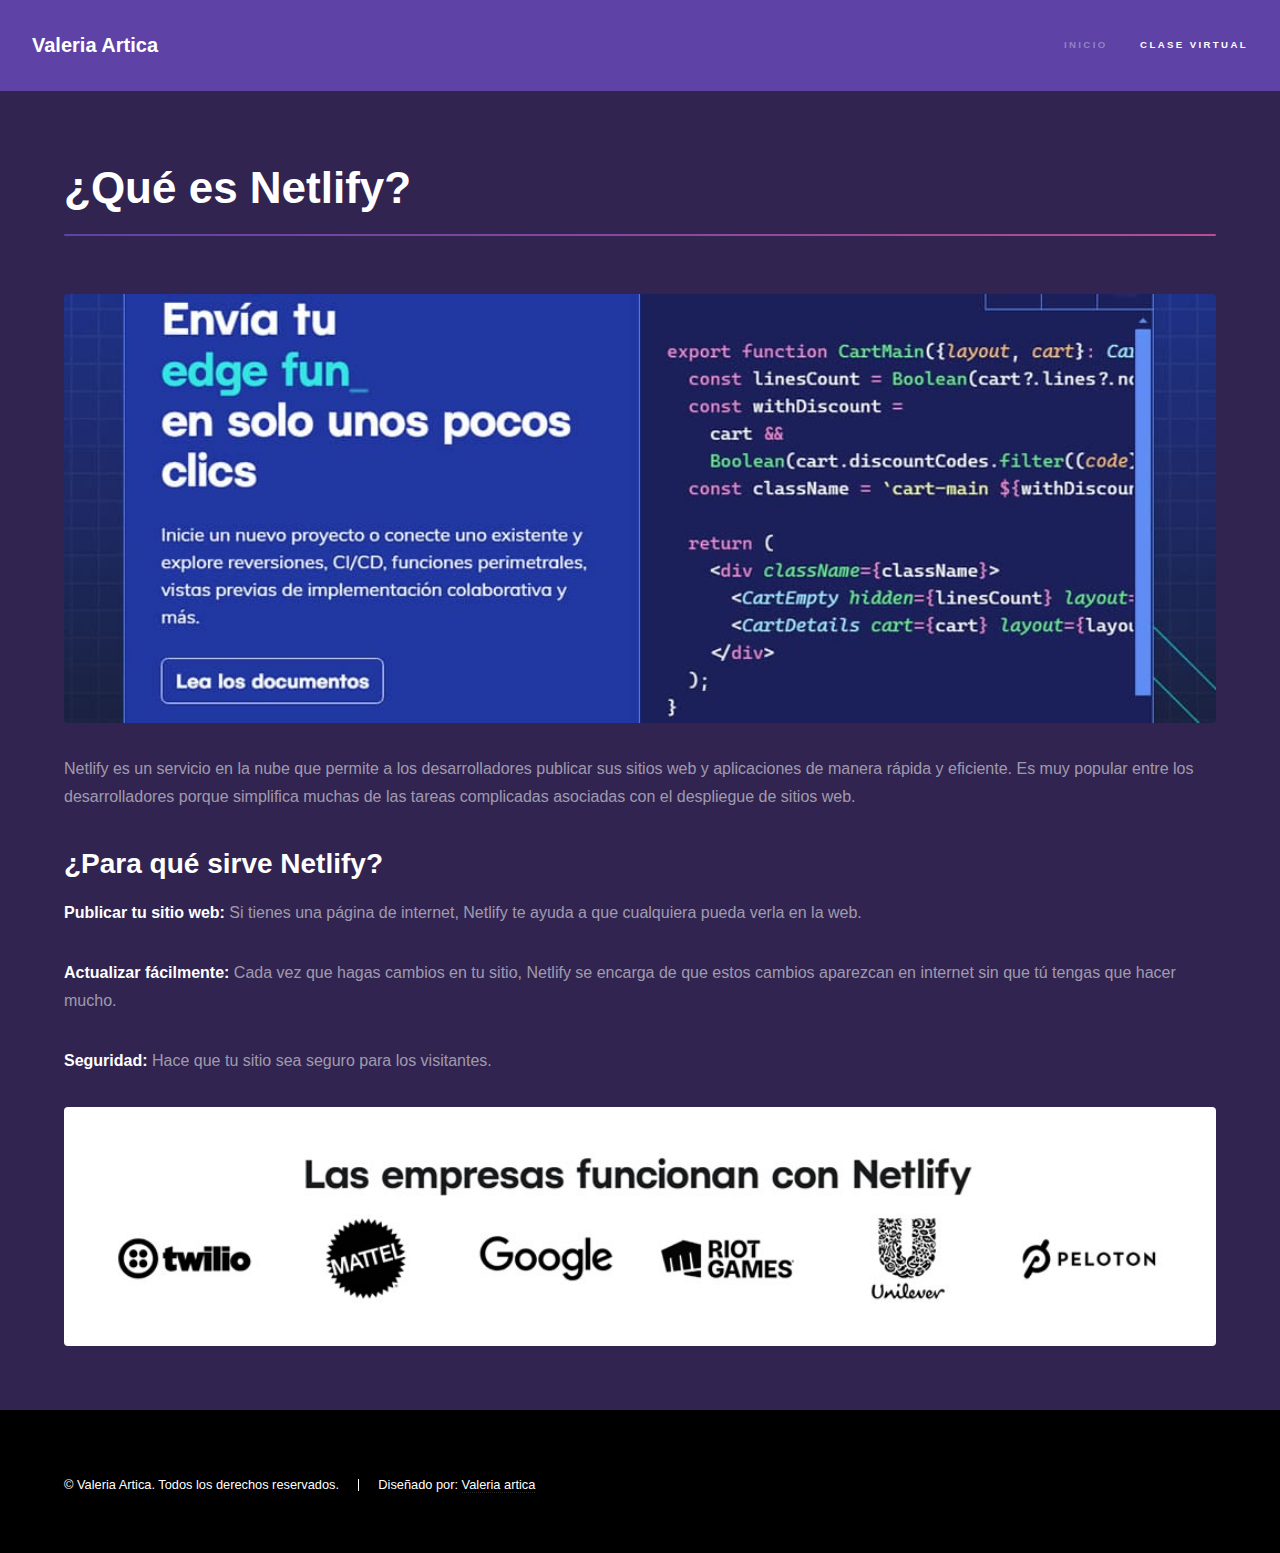
<file: clase-virtual.html>
<!DOCTYPE HTML>
<!--
	Hyperspace by HTML5 UP
	html5up.net | @ajlkn
	Free for personal and commercial use under the CCA 3.0 license (html5up.net/license)
-->
<html>
	<head>
		<title>Semana 5 | ¿Qué es Netlify?</title>
		<meta charset="utf-8" />
		<meta name="viewport" content="width=device-width, initial-scale=1, user-scalable=no" />
		<link rel="stylesheet" href="assets/css/main.css" />
		<noscript><link rel="stylesheet" href="assets/css/noscript.css" /></noscript>
	</head>
	<body class="is-preload">

		<!-- Header -->
			<header id="header">
				<a href="index.html" class="title">Valeria Artica</a>
				<nav>
					<ul>
						<li><a href="index.html">Inicio</a></li>
						<li><a href="clase-virtual.html" class="active">Clase virtual</a></li>
						<!-- <li><a href="elements.html">Elements</a></li> -->
					</ul>
				</nav>
			</header>

		<!-- Wrapper -->
			<div id="wrapper">

				<!-- Main -->
					<section id="main" class="wrapper">
						<div class="inner">
							<h1 class="major">¿Qué es Netlify?</h1>
							<span class="image fit"><img src="images/detalle-boceto-clase-virtual-que-es-netlify.jpg" alt="" /></span>
							<p>Netlify es un servicio en la nube que permite a los desarrolladores publicar sus sitios web y aplicaciones de manera rápida y eficiente. Es muy popular entre los desarrolladores porque simplifica muchas de las tareas complicadas asociadas con el despliegue de sitios web.</p>
							<h2>¿Para qué sirve Netlify?</h2>
							<p><strong>Publicar tu sitio web:</strong> Si tienes una página de internet, Netlify te ayuda a que cualquiera pueda verla en la web.</p>
							<p><strong>Actualizar fácilmente:</strong> Cada vez que hagas cambios en tu sitio, Netlify se encarga de que estos cambios aparezcan en internet sin que tú tengas que hacer mucho.</p>
							<p><strong>Seguridad:</strong> Hace que tu sitio sea seguro para los visitantes.</p>
							<span class="image fit"><img src="images/detalle-boceto-empresas-que-funcionan-con-netlify.jpg" alt=""></span>	
						</div>
						<!-- -->

					</section>

			</div>

		<!-- Footer -->
			<footer id="footer" class="wrapper alt">
				<div class="inner">
					<ul class="menu">
						<li>&copy; Valeria Artica. Todos los derechos reservados.</li><li>Diseñado por: <a href="https://valeriartica.com">Valeria artica</a></li>
					</ul>
				</div>
			</footer>

		<!-- Scripts -->
			<script src="assets/js/jquery.min.js"></script>
			<script src="assets/js/jquery.scrollex.min.js"></script>
			<script src="assets/js/jquery.scrolly.min.js"></script>
			<script src="assets/js/browser.min.js"></script>
			<script src="assets/js/breakpoints.min.js"></script>
			<script src="assets/js/util.js"></script>
			<script src="assets/js/main.js"></script>

	</body>
</html>
</file>
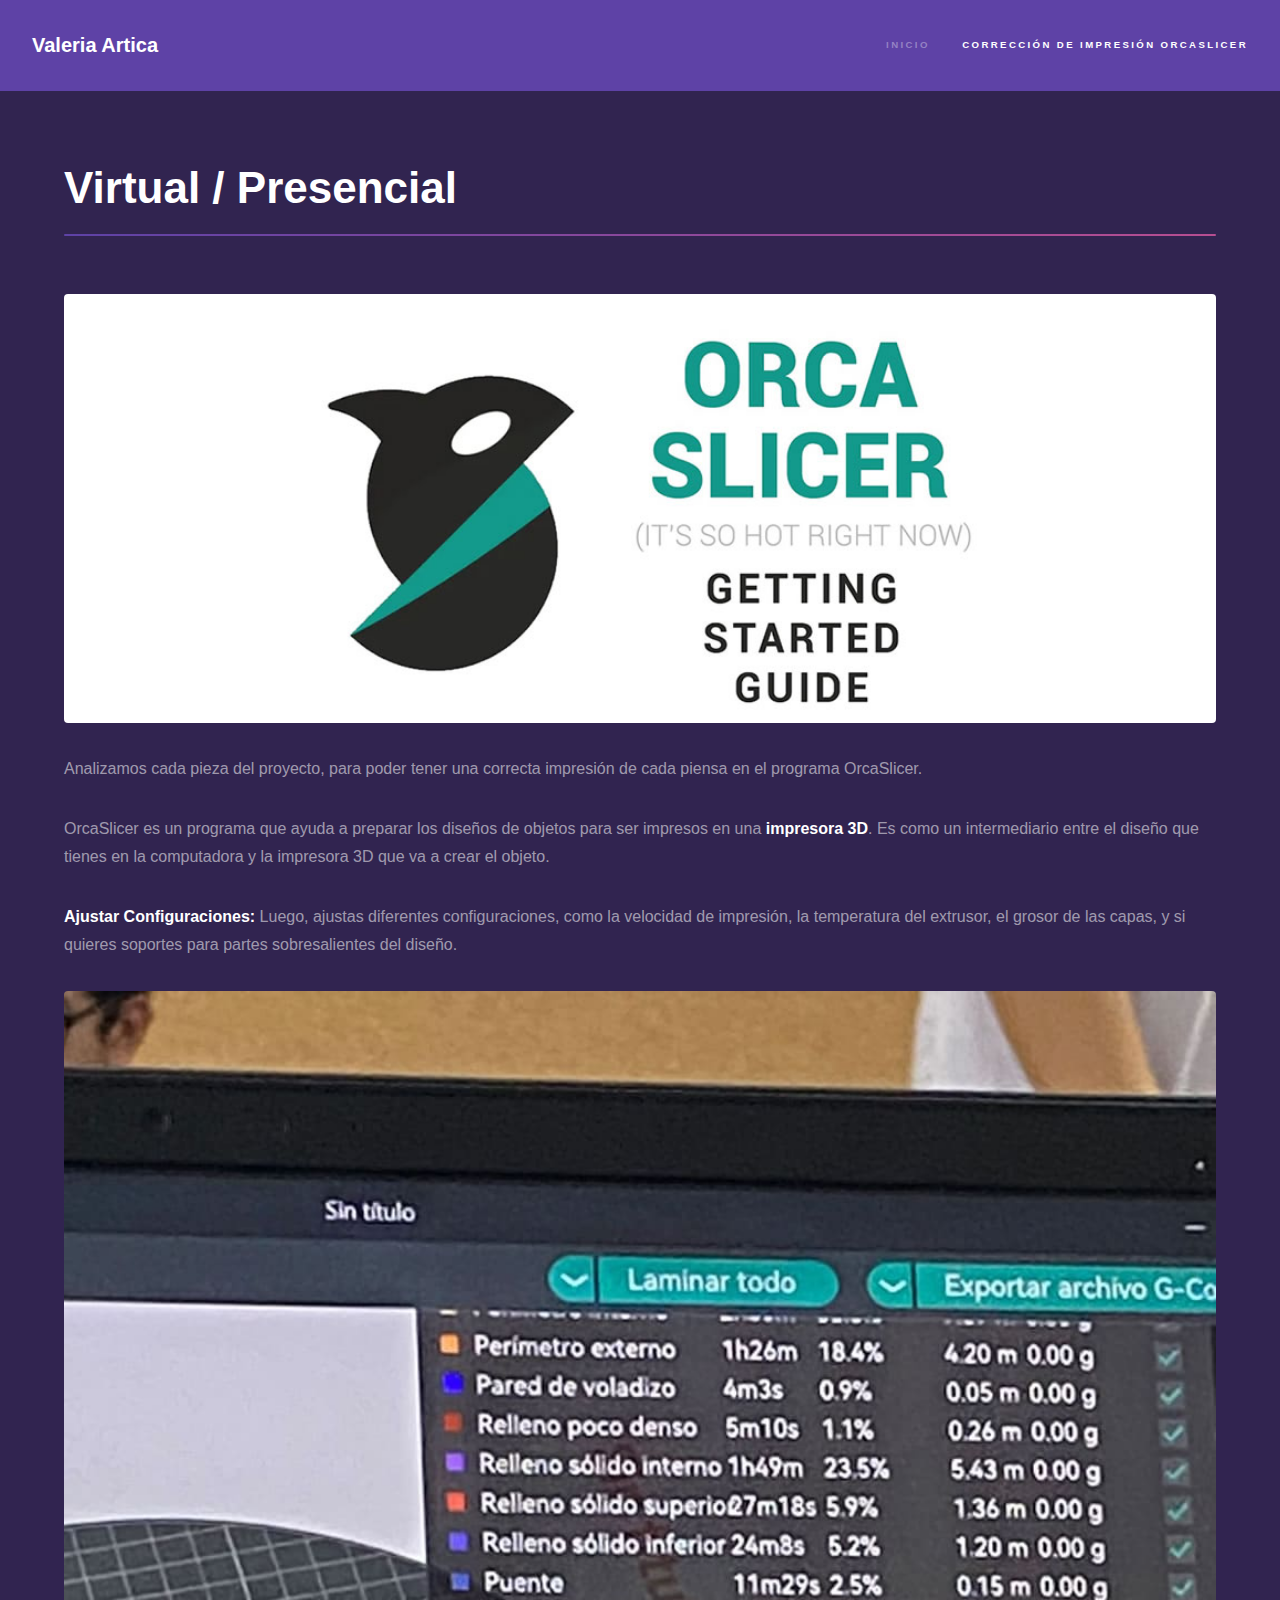
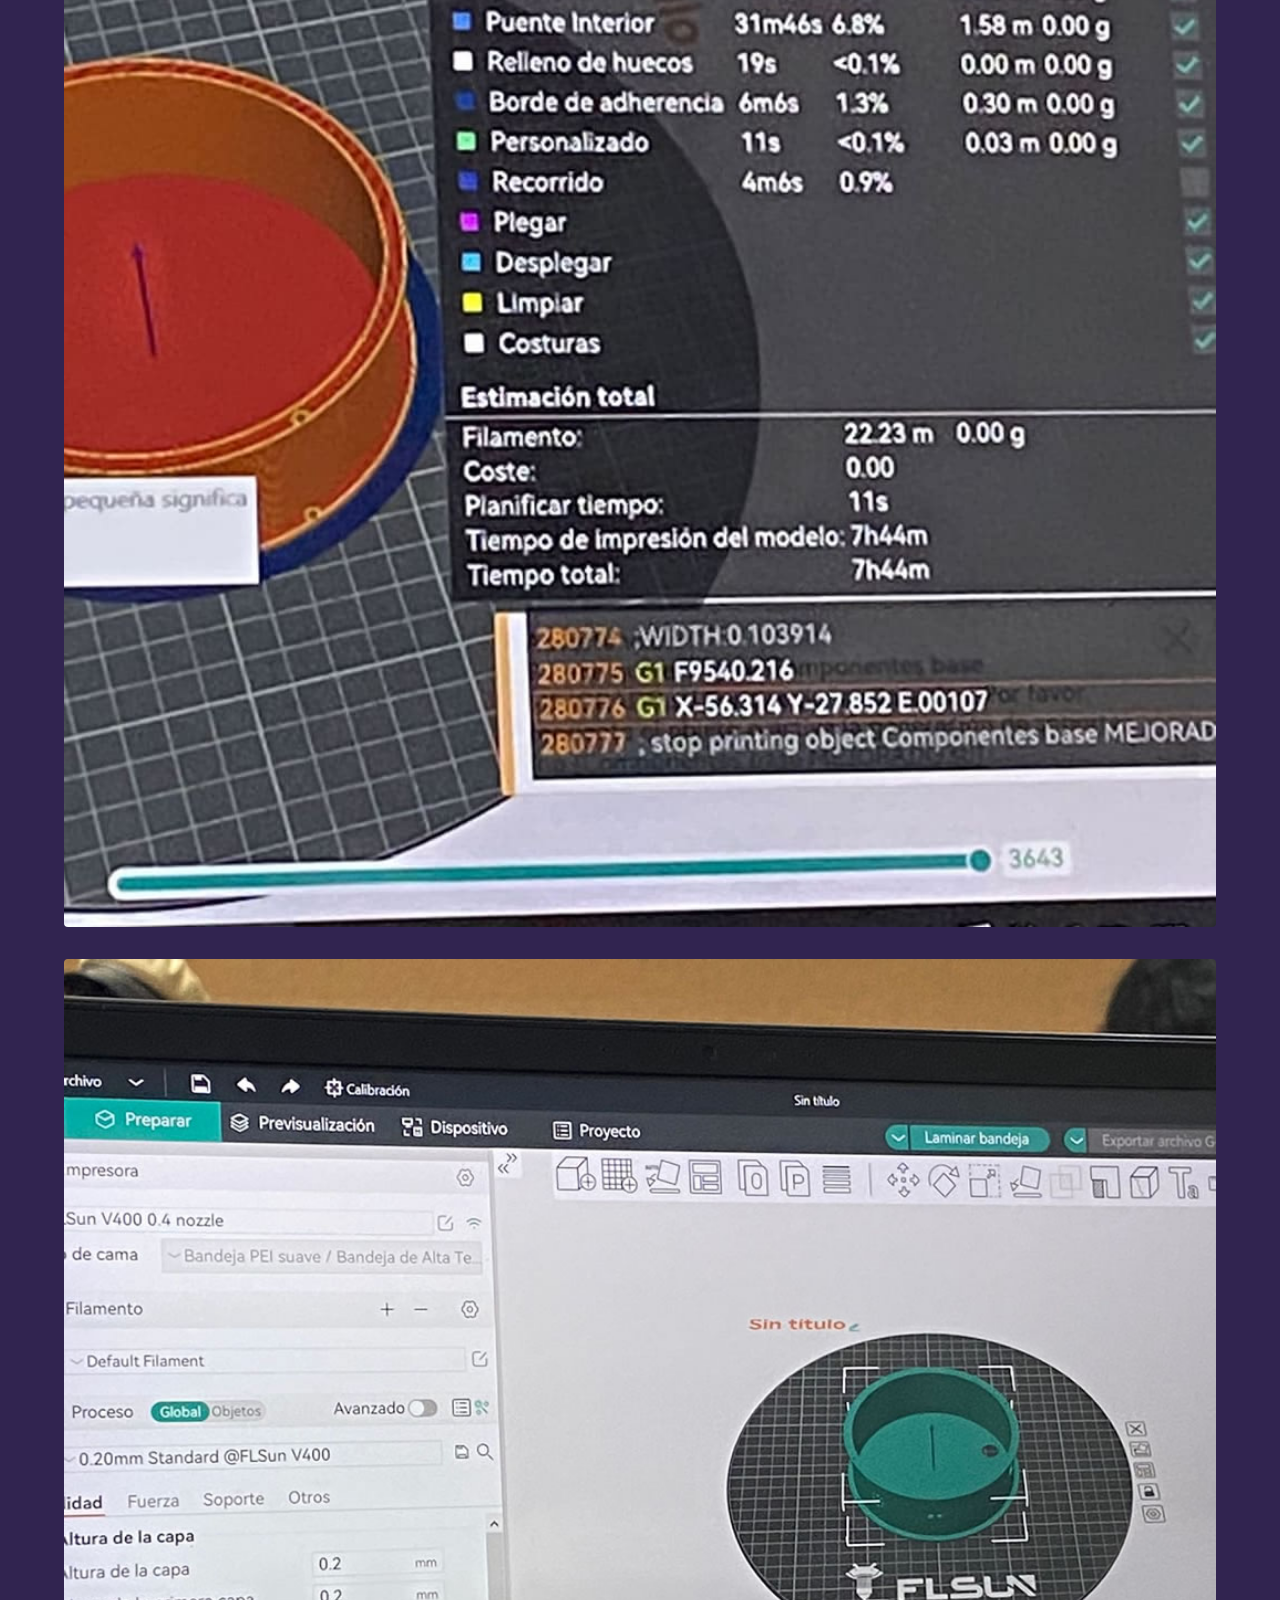
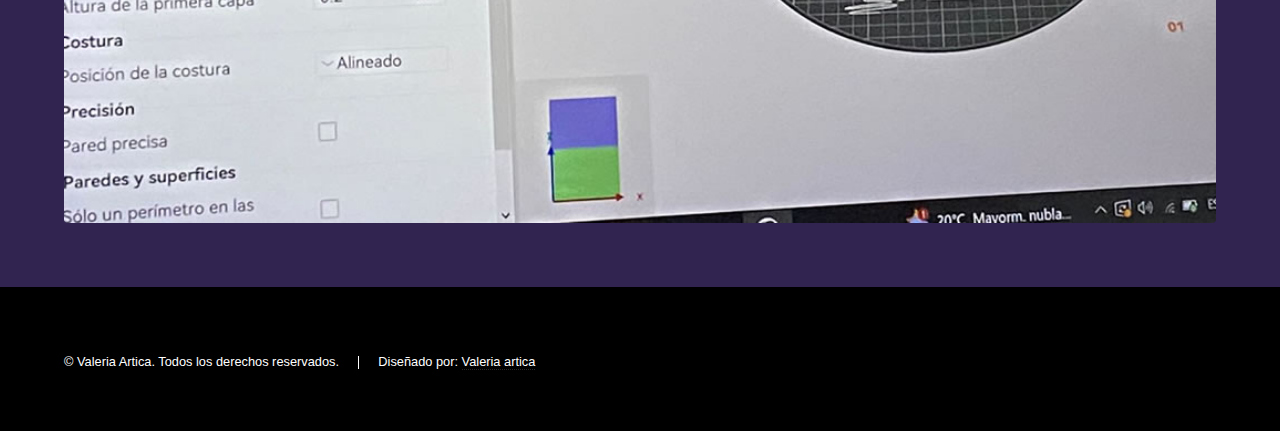
<file: correccion-de-impresion-orcaslicer.html>
<!DOCTYPE HTML>
<!--
	Hyperspace by HTML5 UP
	html5up.net | @ajlkn
	Free for personal and commercial use under the CCA 3.0 license (html5up.net/license)
-->
<html>
	<head>
		<title>Semana 7 | Corrección de impresión OrcaSlicer</title>
		<meta charset="utf-8" />
		<meta name="viewport" content="width=device-width, initial-scale=1, user-scalable=no" />
		<link rel="stylesheet" href="assets/css/main.css" />
		<noscript><link rel="stylesheet" href="assets/css/noscript.css" /></noscript>
	</head>
	<body class="is-preload">

		<!-- Header -->
			<header id="header">
				<a href="index.html" class="title">Valeria Artica</a>
				<nav>
					<ul>
						<li><a href="index.html">Inicio</a></li>
						<li><a href="correccion-de-impresion-orcaslicer.html" class="active">Corrección de impresión OrcaSlicer</a></li>
						<!-- <li><a href="elements.html">Elements</a></li> -->
					</ul>
				</nav>
			</header>

		<!-- Wrapper -->
			<div id="wrapper">

				<!-- Main -->
					<section id="main" class="wrapper">
						<div class="inner">
							<h1 class="major">Virtual / Presencial</h1>
							<span class="image fit"><img src="images/detalle-correcion-de-impresion-orcaslicer.jpg" alt="" /></span>
							<p>Analizamos cada pieza del proyecto, para poder tener una correcta impresión de cada piensa en el programa OrcaSlicer.</p>
							<p>OrcaSlicer es un programa que ayuda a preparar los diseños de objetos para ser impresos en una <strong>impresora 3D</strong>. Es como un intermediario entre el diseño que tienes en la computadora y la impresora 3D que va a crear el objeto.</p>
							<p><strong>Ajustar Configuraciones:</strong> Luego, ajustas diferentes configuraciones, como la velocidad de impresión, la temperatura del extrusor, el grosor de las capas, y si quieres soportes para partes sobresalientes del diseño.</p>
							<span class="image fit"><img src="images/detalle-correcion-de-impresion-orcaslicer-1.jpg" alt="" /></span>
							<span class="image fit"><img src="images/detalle-correcion-de-impresion-orcaslicer-2.jpg" alt="" /></span>
						</div>
					</section>

			</div>

		<!-- Footer -->
			<footer id="footer" class="wrapper alt">
				<div class="inner">
					<ul class="menu">
						<li>&copy; Valeria Artica. Todos los derechos reservados.</li><li>Diseñado por: <a href="https://valeriartica.com">Valeria artica</a></li>
					</ul>
				</div>
			</footer>

		<!-- Scripts -->
			<script src="assets/js/jquery.min.js"></script>
			<script src="assets/js/jquery.scrollex.min.js"></script>
			<script src="assets/js/jquery.scrolly.min.js"></script>
			<script src="assets/js/browser.min.js"></script>
			<script src="assets/js/breakpoints.min.js"></script>
			<script src="assets/js/util.js"></script>
			<script src="assets/js/main.js"></script>

	</body>
</html>
</file>
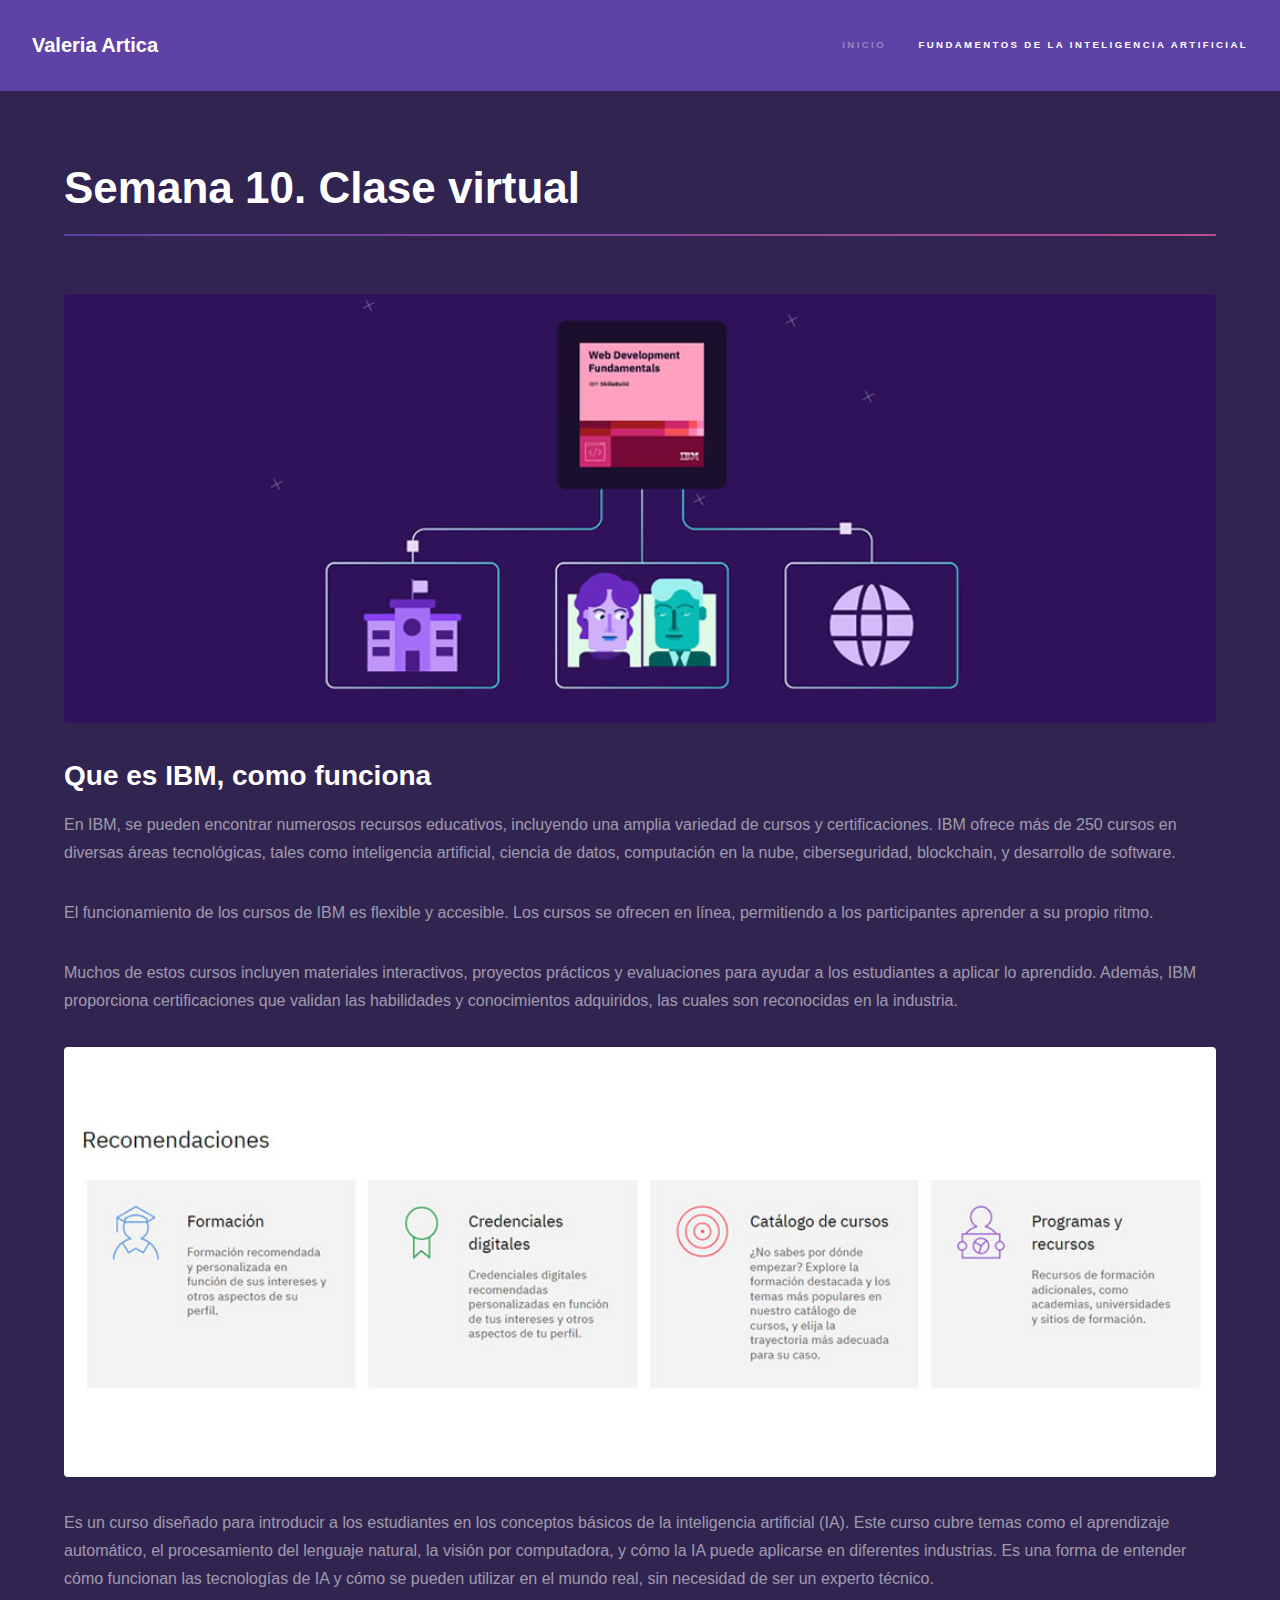
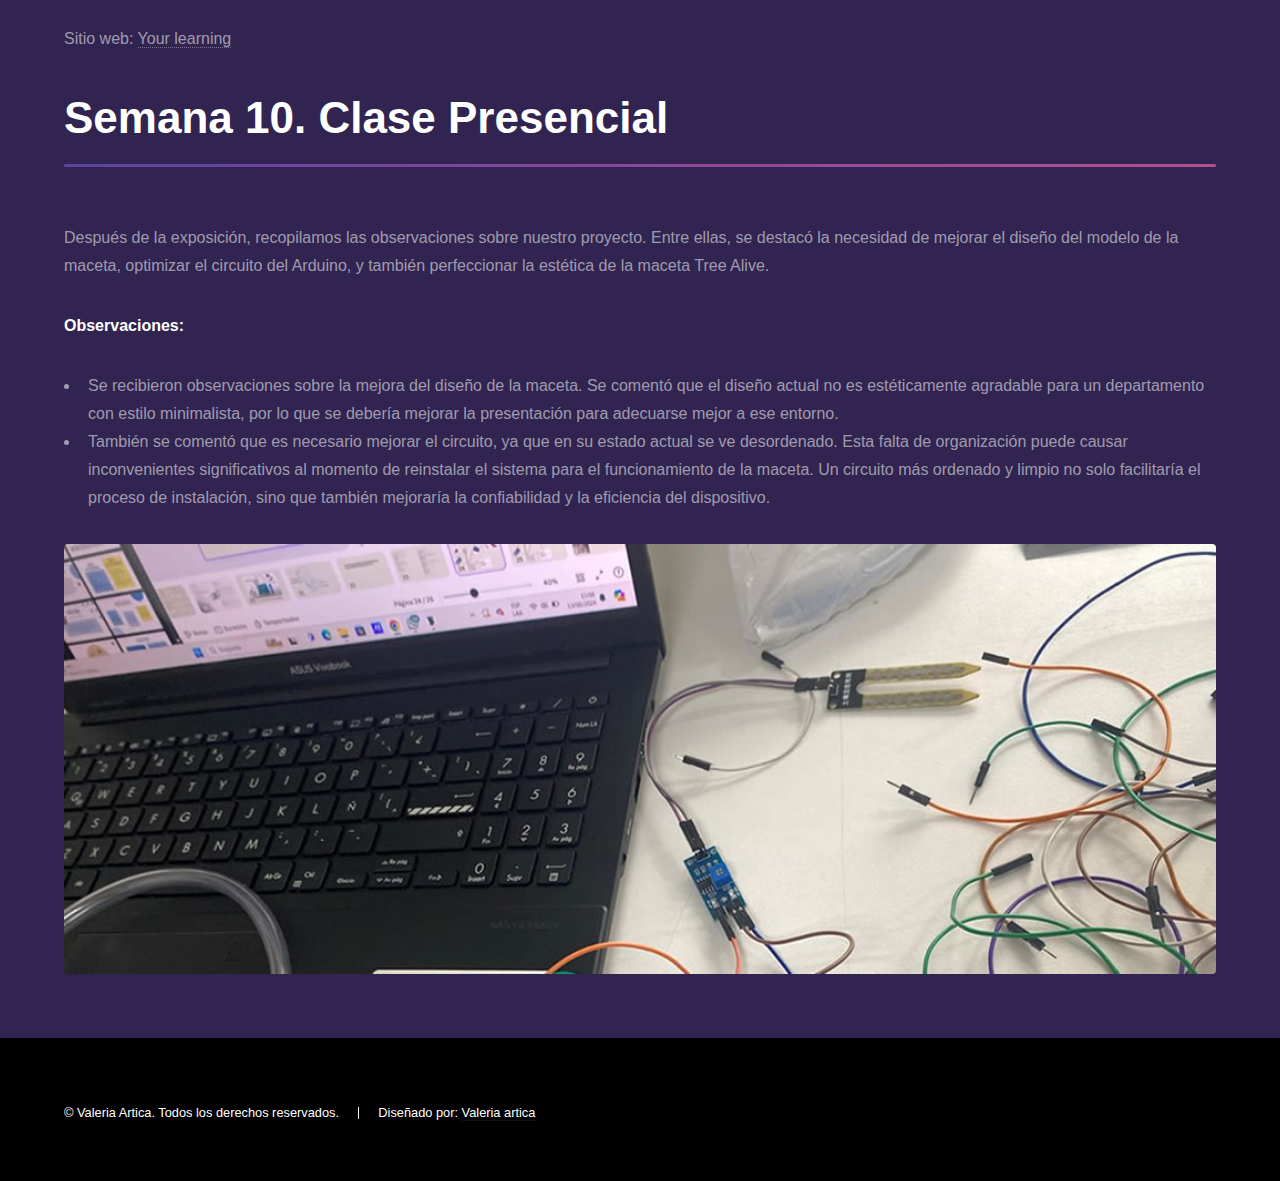
<file: fundamentos-inteligencia-artificial.html>
<!DOCTYPE HTML>
<html>
	<head>
		<title>Fundamentos de la Inteligencia artificial | Valeria artica</title>
		<meta charset="utf-8" />
		<meta name="viewport" content="width=device-width, initial-scale=1, user-scalable=no" />
		<link rel="stylesheet" href="assets/css/main.css" />
		<noscript><link rel="stylesheet" href="assets/css/noscript.css" /></noscript>
	</head>
	<body class="is-preload">

		<!-- Header -->
			<header id="header">
				<a href="index.html" class="title">Valeria Artica</a>
				<nav>
					<ul>
						<li><a href="index.html">Inicio</a></li>
						<li><a href="fundamentos-inteligencia-artificial.html" class="active">Fundamentos de la Inteligencia artificial</a></li>
						<!-- <li><a href="elements.html">Elements</a></li> -->
					</ul>
				</nav>
			</header>

		<!-- Wrapper -->
			<div id="wrapper">

				<!-- Main -->
					<section id="main" class="wrapper">
						<div class="inner">
							<h1 class="major">Semana 10. Clase virtual</h1>
							<span class="image fit"><img src="images/detalle-que-es-ibm-como-funciona.jpg" alt="" /></span>
							<h2 class="major">Que es IBM, como funciona</h2>
							<p>En IBM, se pueden encontrar numerosos recursos educativos, incluyendo una amplia variedad de cursos y certificaciones. IBM ofrece más de 250 cursos en diversas áreas tecnológicas, tales como inteligencia artificial, ciencia de datos, computación en la nube, ciberseguridad, blockchain, y desarrollo de software.</p>
							<p>El funcionamiento de los cursos de IBM es flexible y accesible. Los cursos se ofrecen en línea, permitiendo a los participantes aprender a su propio ritmo.</p>
							<p>Muchos de estos cursos incluyen materiales interactivos, proyectos prácticos y evaluaciones para ayudar a los estudiantes a aplicar lo aprendido. Además, IBM proporciona certificaciones que validan las habilidades y conocimientos adquiridos, las cuales son reconocidas en la industria.</p>
							<span class="image fit"><img src="images/detalle-recomendaciones-que-es-ibm-como-funciona.jpg" alt="" /></span>
							<p>Es un curso diseñado para introducir a los estudiantes en los conceptos básicos de la inteligencia artificial (IA). Este curso cubre temas como el aprendizaje automático, el procesamiento del lenguaje natural, la visión por computadora, y cómo la IA puede aplicarse en diferentes industrias. Es una forma de entender cómo funcionan las tecnologías de IA y cómo se pueden utilizar en el mundo real, sin necesidad de ser un experto técnico.</p>
							<p>Sitio web: <a href="https://students.yourlearning.ibm.com/" target="_blank">Your learning</a></p>
							<h1 class="major">Semana 10. Clase Presencial</h1>
							<p>Después de la exposición, recopilamos las observaciones sobre nuestro proyecto. Entre ellas, se destacó la necesidad de mejorar el diseño del modelo de la maceta, optimizar el circuito del Arduino, y también perfeccionar la estética de la maceta Tree Alive. </p>
							<p><strong>Observaciones:</strong></p>
							<ul>
								<li>Se recibieron observaciones sobre la mejora del diseño de la maceta. Se comentó que el diseño actual no es estéticamente agradable para un departamento con estilo minimalista, por lo que se debería mejorar la presentación para adecuarse mejor a ese entorno.</li>
								<li>También se comentó que es necesario mejorar el circuito, ya que en su estado actual se ve desordenado. Esta falta de organización puede causar inconvenientes significativos al momento de reinstalar el sistema para el funcionamiento de la maceta. Un circuito más ordenado y limpio no solo facilitaría el proceso de instalación, sino que también mejoraría la confiabilidad y la eficiencia del dispositivo.</li>
							</ul>
							<span class="image fit"><img src="images/detalle-clase-presencial-arduino-inteligencia-artificial.jpg" alt="" /></span>
						</div>
					</section>

			</div>

		<!-- Footer -->
			<footer id="footer" class="wrapper alt">
				<div class="inner">
					<ul class="menu">
						<li>&copy; Valeria Artica. Todos los derechos reservados.</li><li>Diseñado por: <a href="https://valeriartica.com">Valeria artica</a></li>
					</ul>
				</div>
			</footer>

		<!-- Scripts -->
			<script src="assets/js/jquery.min.js"></script>
			<script src="assets/js/jquery.scrollex.min.js"></script>
			<script src="assets/js/jquery.scrolly.min.js"></script>
			<script src="assets/js/browser.min.js"></script>
			<script src="assets/js/breakpoints.min.js"></script>
			<script src="assets/js/util.js"></script>
			<script src="assets/js/main.js"></script>

	</body>
</html>
</file>
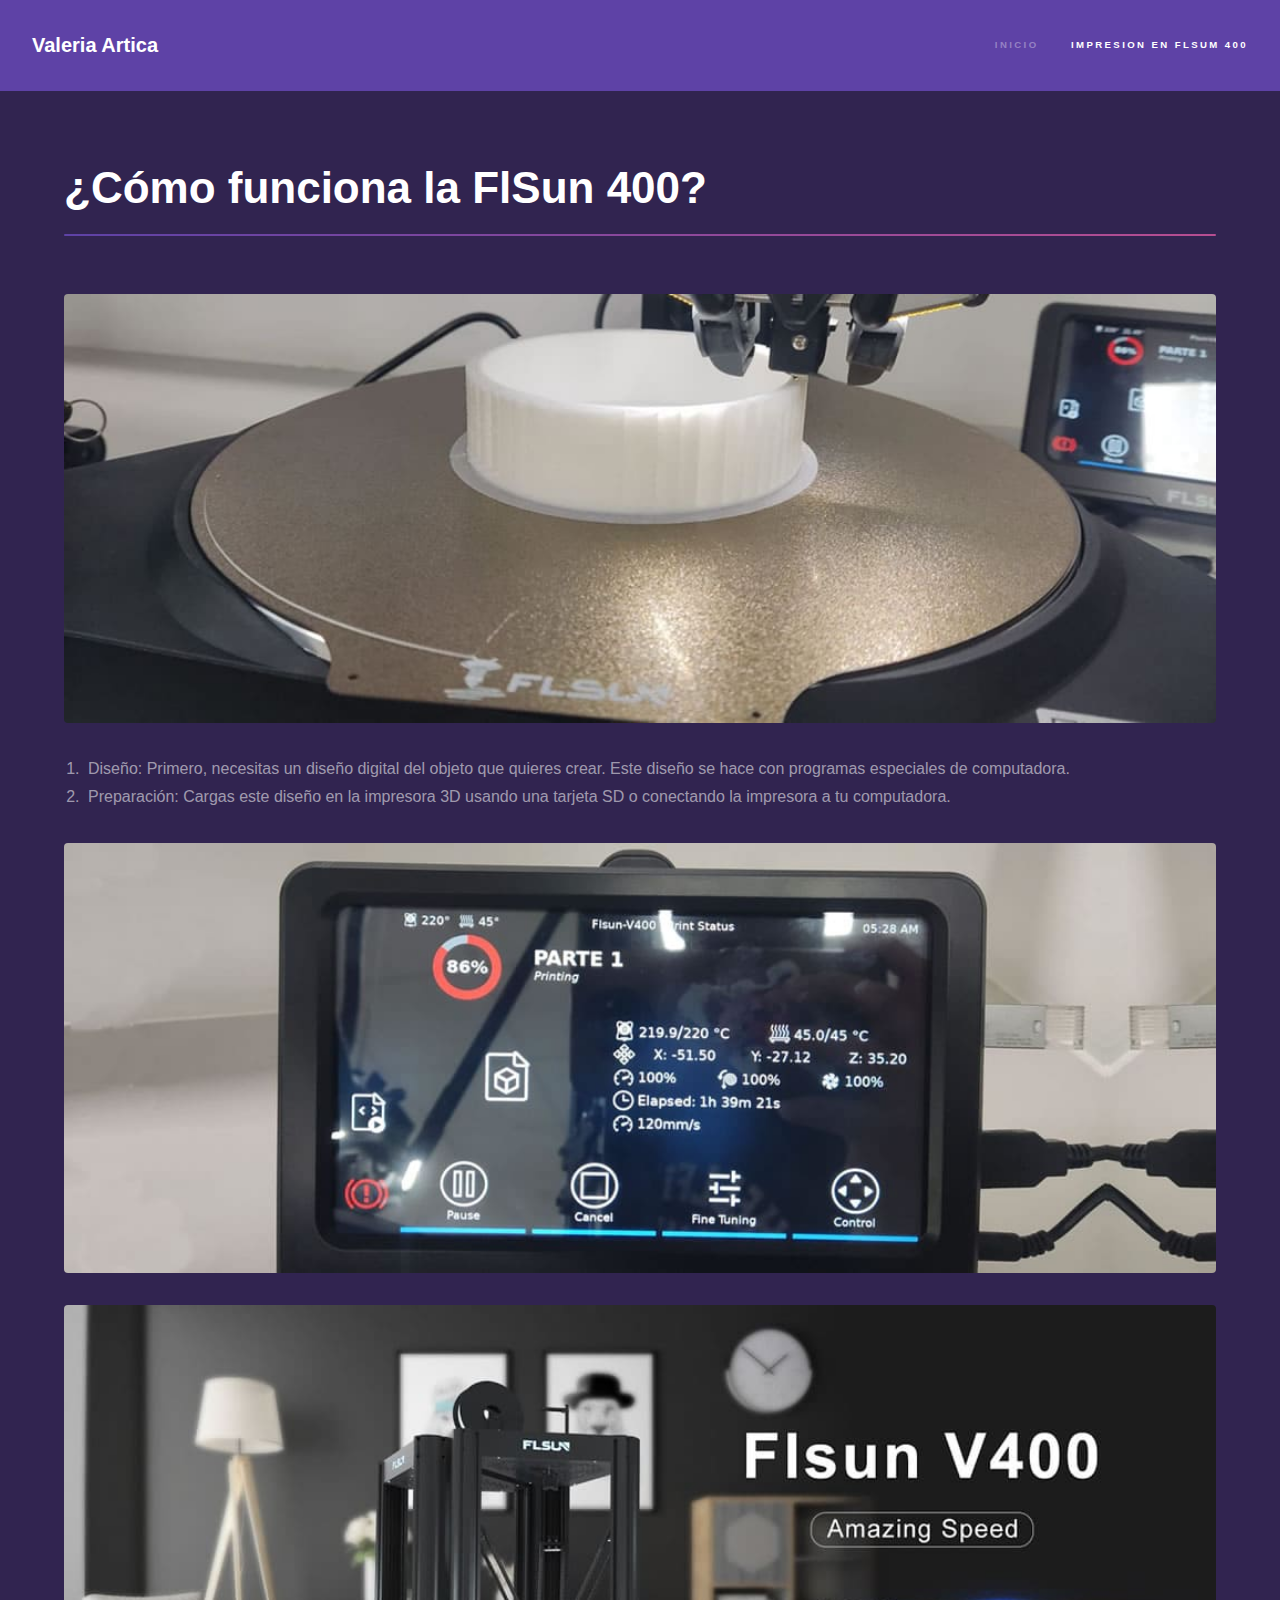
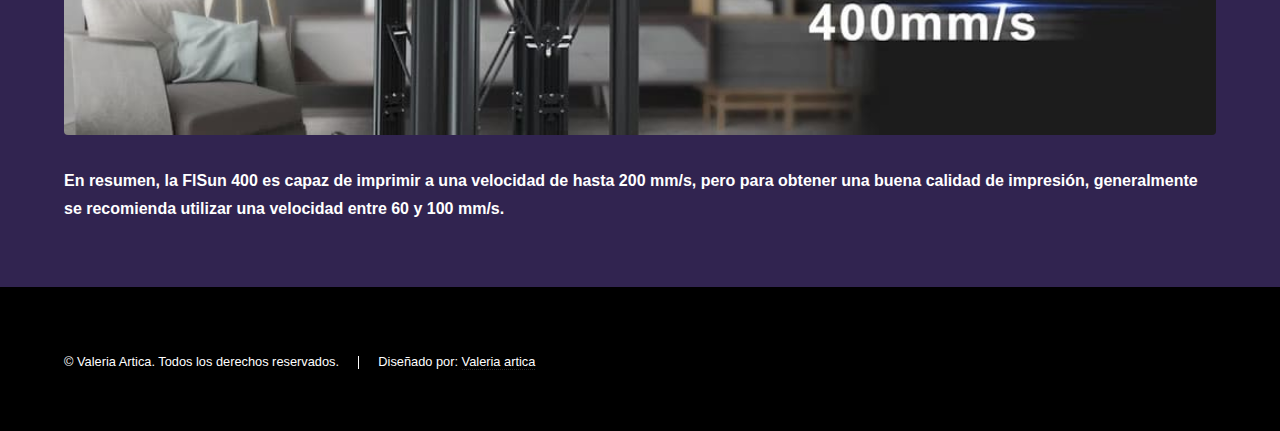
<file: impresion-en-flsum-400.html>
<!DOCTYPE HTML>
<!--
	Hyperspace by HTML5 UP
	html5up.net | @ajlkn
	Free for personal and commercial use under the CCA 3.0 license (html5up.net/license)
-->
<html>
	<head>
		<title>Semana 6 | Impresion en FLSum 400</title>
		<meta charset="utf-8" />
		<meta name="viewport" content="width=device-width, initial-scale=1, user-scalable=no" />
		<link rel="stylesheet" href="assets/css/main.css" />
		<noscript><link rel="stylesheet" href="assets/css/noscript.css" /></noscript>
	</head>
	<body class="is-preload">

		<!-- Header -->
			<header id="header">
				<a href="index.html" class="title">Valeria Artica</a>
				<nav>
					<ul>
						<li><a href="index.html">Inicio</a></li>
						<li><a href="impresion-en-flsum-400.html" class="active">Impresion en FLSum 400</a></li>
						<!-- <li><a href="elements.html">Elements</a></li> -->
					</ul>
				</nav>
			</header>

		<!-- Wrapper -->
			<div id="wrapper">

				<!-- Main -->
					<section id="main" class="wrapper">
						<div class="inner">
							<h1 class="major">¿Cómo funciona la FlSun 400?</h1>
							<span class="image fit"><img src="images/detalle-impresion-en-flsum-400-1.jpg" alt="" /></span>
							<ol>
							  <li>Diseño: Primero, necesitas un diseño digital del objeto que quieres crear. Este diseño se hace con programas especiales de computadora.</li>
							  <li>Preparación: Cargas este diseño en la impresora 3D usando una tarjeta SD o conectando la impresora a tu computadora.</li>
							</ol>
							<span class="image fit"><img src="images/detalle-impresion-en-flsum-400-2.jpg" alt="" /></span>
							<span class="image fit"><img src="images/detalle-impresion-en-flsum-400-3.jpg" alt="" /></span>
							<p><strong>En resumen, la FlSun 400 es capaz de imprimir a una velocidad de hasta 200 mm/s, pero para obtener una buena calidad de impresión, generalmente se recomienda utilizar una velocidad entre 60 y 100 mm/s.</strong></p>
						</div>
					</section>

			</div>

		<!-- Footer -->
			<footer id="footer" class="wrapper alt">
				<div class="inner">
					<ul class="menu">
						<li>&copy; Valeria Artica. Todos los derechos reservados.</li><li>Diseñado por: <a href="https://valeriartica.com">Valeria artica</a></li>
					</ul>
				</div>
			</footer>

		<!-- Scripts -->
			<script src="assets/js/jquery.min.js"></script>
			<script src="assets/js/jquery.scrollex.min.js"></script>
			<script src="assets/js/jquery.scrolly.min.js"></script>
			<script src="assets/js/browser.min.js"></script>
			<script src="assets/js/breakpoints.min.js"></script>
			<script src="assets/js/util.js"></script>
			<script src="assets/js/main.js"></script>

	</body>
</html>
</file>
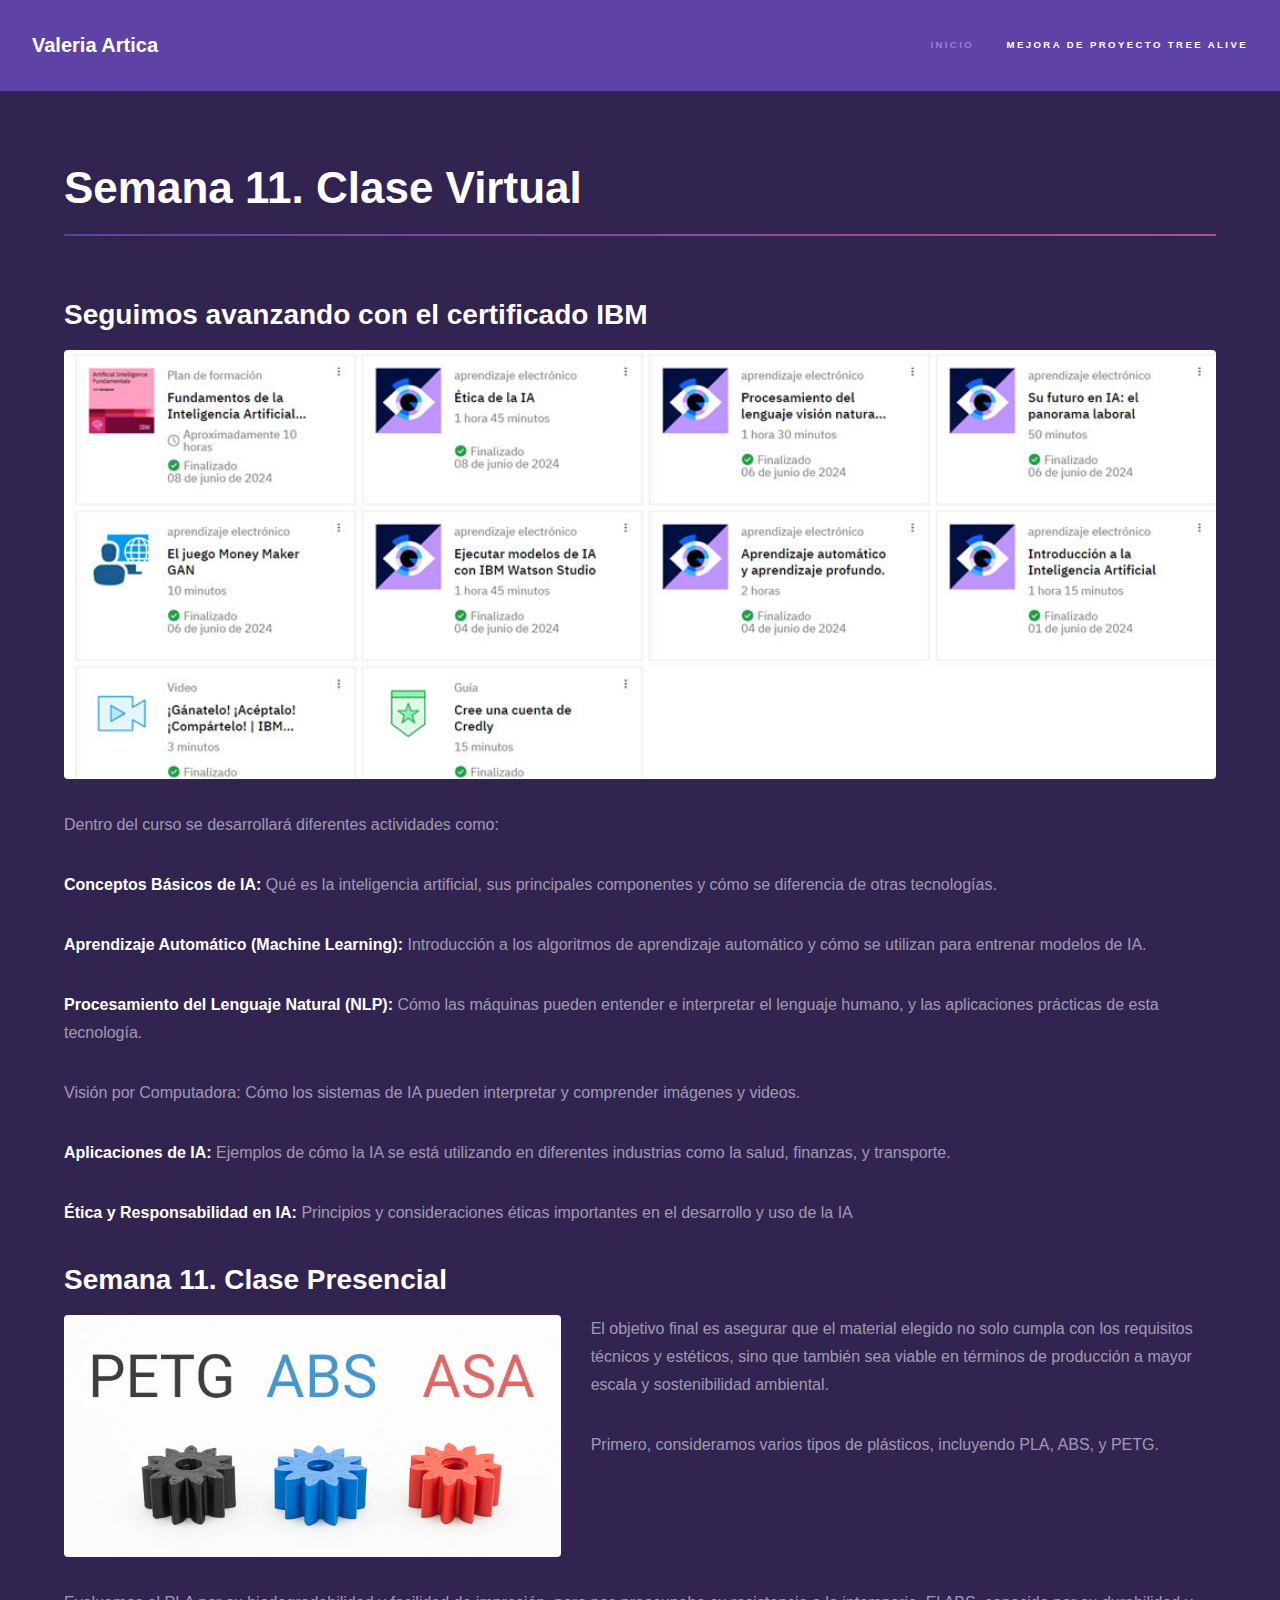
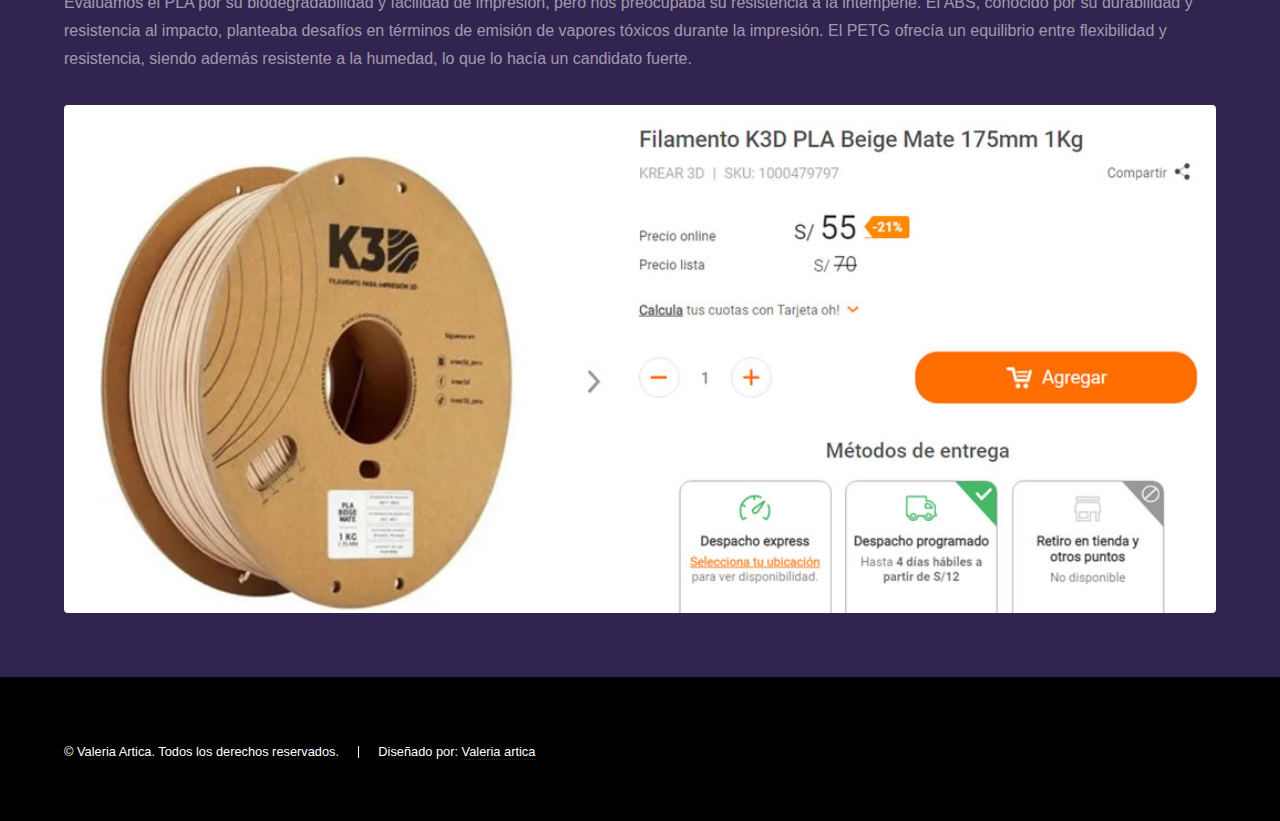
<file: mejora-proyecto-tree-alive.html>
<!DOCTYPE HTML>
<html>
	<head>
		<title>Mejora de proyecto Tree Alive | Valeria artica</title>
		<meta charset="utf-8" />
		<meta name="viewport" content="width=device-width, initial-scale=1, user-scalable=no" />
		<link rel="stylesheet" href="assets/css/main.css" />
		<noscript><link rel="stylesheet" href="assets/css/noscript.css" /></noscript>
	</head>
	<body class="is-preload">

		<!-- Header -->
			<header id="header">
				<a href="index.html" class="title">Valeria Artica</a>
				<nav>
					<ul>
						<li><a href="index.html">Inicio</a></li>
						<li><a href="mejora-proyecto-tree-alive.html" class="active">Mejora de proyecto Tree Alive</a></li>
						<!-- <li><a href="elements.html">Elements</a></li> -->
					</ul>
				</nav>
			</header>

		<!-- Wrapper -->
			<div id="wrapper">

				<!-- Main -->
					<section id="main" class="wrapper">
						<div class="inner">
							<h1 class="major">Semana 11. Clase Virtual</h1>
							<h2>Seguimos avanzando con el certificado IBM</h2>
							<span class="image fit"><img src="images/detalle-seguimos-avanzando-con-el-certificado-ibm.jpg" alt="" /></span>
							<p>Dentro del curso se desarrollará diferentes actividades como:</p>
							<p><strong>Conceptos Básicos de IA:</strong> Qué es la inteligencia artificial, sus principales componentes y cómo se diferencia de otras tecnologías.</p>
							<p><strong>Aprendizaje Automático (Machine Learning):</strong> Introducción a los algoritmos de aprendizaje automático y cómo se utilizan para entrenar modelos de IA.</p>
							<p><strong>Procesamiento del Lenguaje Natural (NLP):</strong> Cómo las máquinas pueden entender e interpretar el lenguaje humano, y las aplicaciones prácticas de esta tecnología.</p>
							<p>Visión por Computadora: Cómo los sistemas de IA pueden interpretar y comprender imágenes y videos.</p>
							<p><strong>Aplicaciones de IA:</strong> Ejemplos de cómo la IA se está utilizando en diferentes industrias como la salud, finanzas, y transporte. </p>
							<p><strong>Ética y Responsabilidad en IA:</strong> Principios y consideraciones éticas importantes en el desarrollo y uso de la IA</p>
							<h2>Semana 11. Clase Presencial</h2>
							<section class="spotlights__single">
								<span class="image fit"><img src="images/semana-11-clase-presencial.jpg" alt="" /></span>
								<div class="content">
									<p>El objetivo final es asegurar que el material elegido no solo cumpla con los requisitos técnicos y estéticos, sino que también sea viable en términos de producción a mayor escala y sostenibilidad ambiental.</p>
									<p>Primero, consideramos varios tipos de plásticos, incluyendo PLA, ABS, y PETG.</p>
								</div>
								<!-- ./content -->
							</section>
							<p>Evaluamos el PLA por su biodegradabilidad y facilidad de impresión, pero nos preocupaba su resistencia a la intemperie. El ABS, conocido por su durabilidad y resistencia al impacto, planteaba desafíos en términos de emisión de vapores tóxicos durante la impresión. El PETG ofrecía un equilibrio entre flexibilidad y resistencia, siendo además resistente a la humedad, lo que lo hacía un candidato fuerte.</p>
							<span class="image fit"><img src="images/detalle-semana-11-filamento-k3d.jpg" alt="" /></span>						
						</div>
					</section>
					<!-- -->

			</div>

		<!-- Footer -->
			<footer id="footer" class="wrapper alt">
				<div class="inner">
					<ul class="menu">
						<li>&copy; Valeria Artica. Todos los derechos reservados.</li><li>Diseñado por: <a href="https://valeriartica.com">Valeria artica</a></li>
					</ul>
				</div>
			</footer>

		<!-- Scripts -->
			<script src="assets/js/jquery.min.js"></script>
			<script src="assets/js/jquery.scrollex.min.js"></script>
			<script src="assets/js/jquery.scrolly.min.js"></script>
			<script src="assets/js/browser.min.js"></script>
			<script src="assets/js/breakpoints.min.js"></script>
			<script src="assets/js/util.js"></script>
			<script src="assets/js/main.js"></script>

	</body>
</html>
</file>
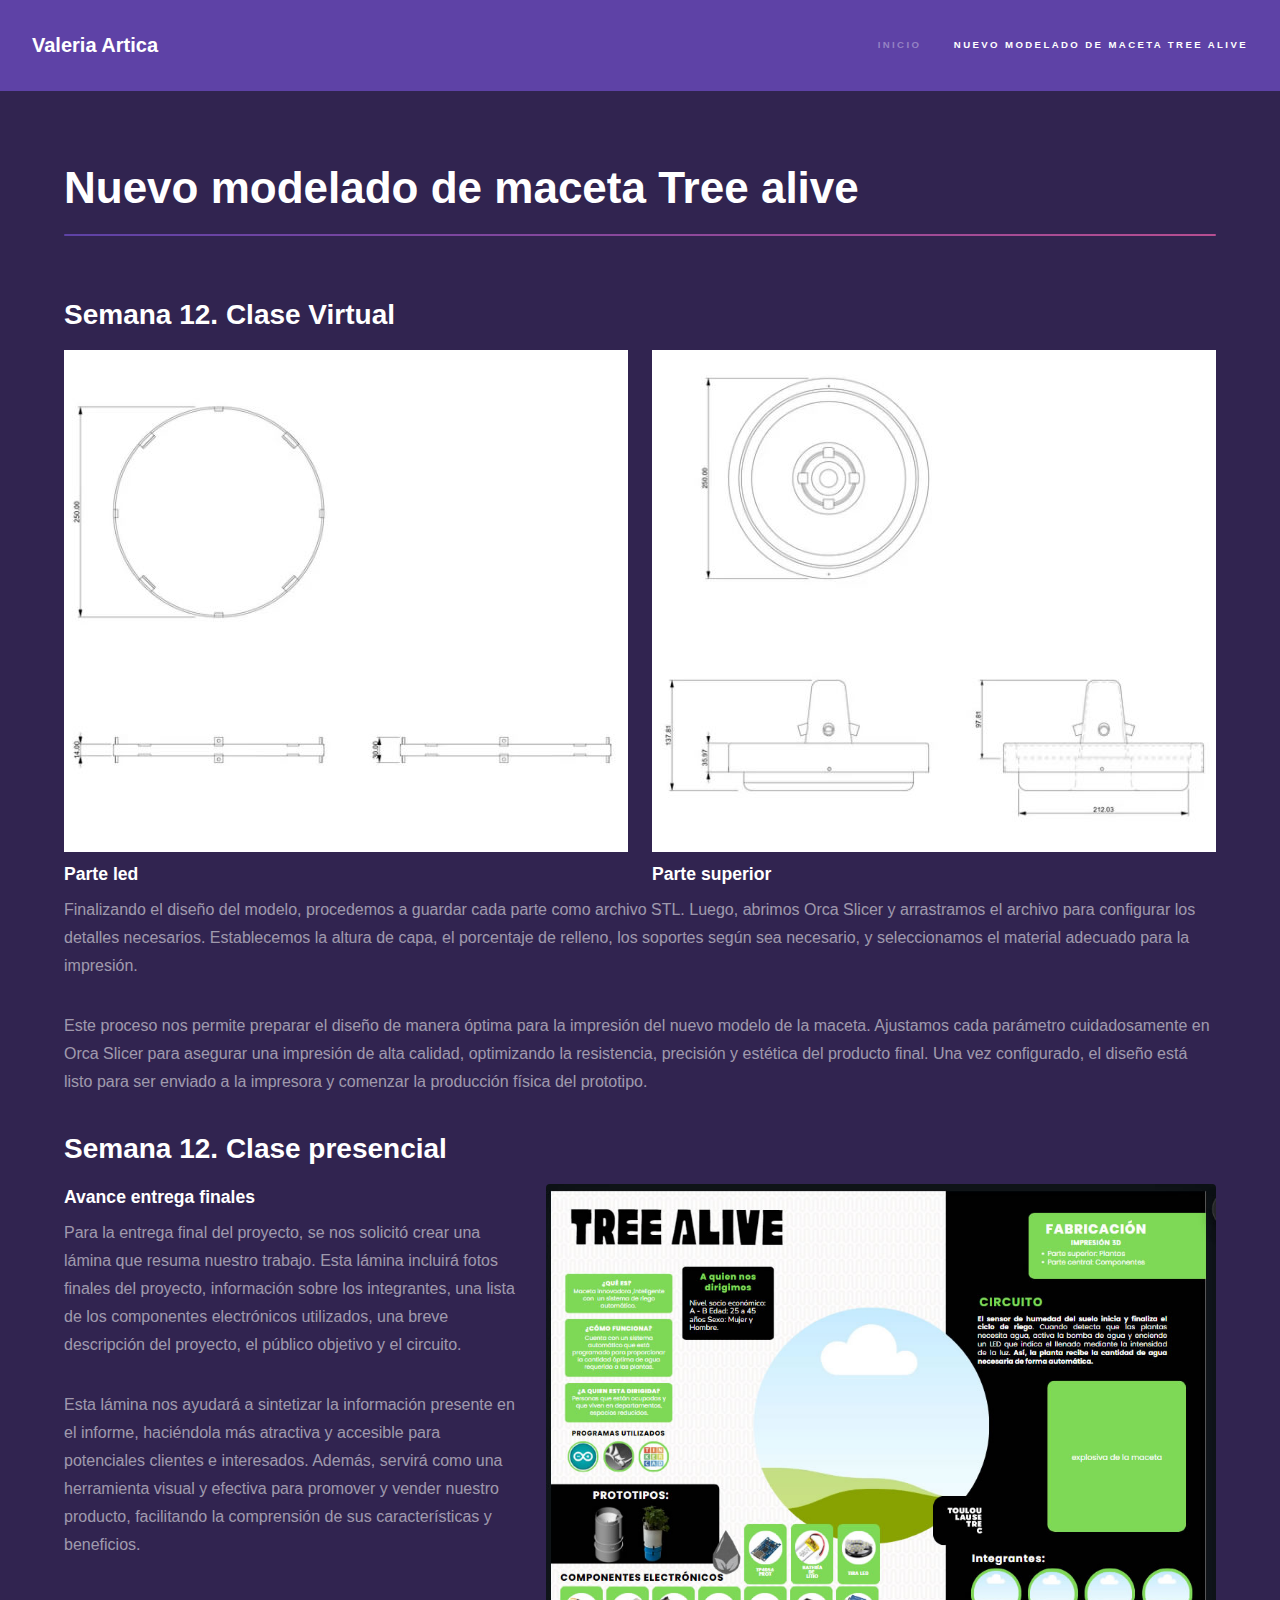
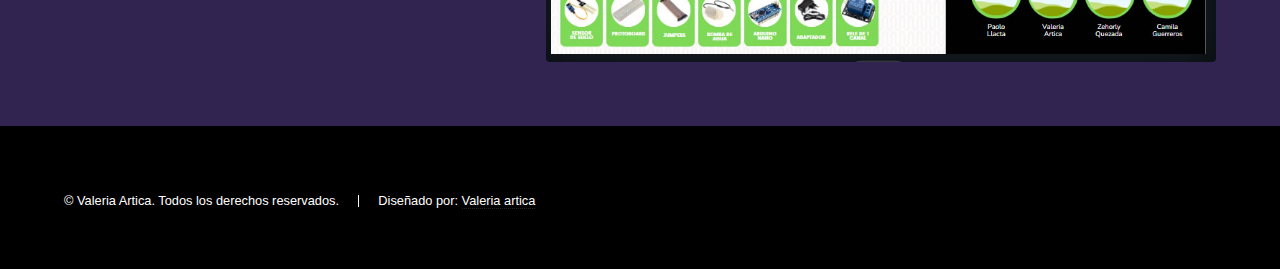
<file: nuevo-modelado-maceta-tree-alive.html>
<!DOCTYPE HTML>
<html>
	<head>
		<title>Nuevo modelado de maceta Tree alive | Valeria artica</title>
		<meta charset="utf-8" />
		<meta name="viewport" content="width=device-width, initial-scale=1, user-scalable=no" />
		<link rel="stylesheet" href="assets/css/main.css" />
		<noscript><link rel="stylesheet" href="assets/css/noscript.css" /></noscript>
	</head>
	<body class="is-preload">

		<!-- Header -->
			<header id="header">
				<a href="index.html" class="title">Valeria Artica</a>
				<nav>
					<ul>
						<li><a href="index.html">Inicio</a></li>
						<li><a href="nuevo-modelado-maceta-tree-alive.html" class="active">Nuevo modelado de maceta Tree alive</a></li>
						<!-- <li><a href="elements.html">Elements</a></li> -->
					</ul>
				</nav>
			</header>

		<!-- Wrapper -->
			<div id="wrapper">

				<!-- Main -->
					<section id="main" class="wrapper">
						<div class="inner">
							<h1 class="major">Nuevo modelado de maceta Tree alive</h1>
							<h2>Semana 12. Clase Virtual</h2>
							<section class="spotlights__single__tree__alive">
								<div class="fit">
									<img src="images/semana-12-parte-led.jpg" alt="" />
									<h3>Parte led</h3>
								</div>
								<div class="fit">
									<img src="images/semana-12-parte-superior.jpg" alt="" />
									<h3>Parte superior</h3>
								</div>
							</section>
							<p>Finalizando el diseño del modelo, procedemos a guardar cada parte como archivo STL. Luego, abrimos Orca Slicer y arrastramos el archivo para configurar los detalles necesarios. Establecemos la altura de capa, el porcentaje de relleno, los soportes según sea necesario, y seleccionamos el material adecuado para la impresión.</p>
							<p>Este proceso nos permite preparar el diseño de manera óptima para la impresión del nuevo modelo de la maceta. Ajustamos cada parámetro cuidadosamente en Orca Slicer para asegurar una impresión de alta calidad, optimizando la resistencia, precisión y estética del producto final. Una vez configurado, el diseño está listo para ser enviado a la impresora y comenzar la producción física del prototipo.</p>
							<h2>Semana 12. Clase presencial</h2>
							<section class="spotlights__single__tree__alive">
								<div class="content">
									<h3>Avance entrega finales</h3>
									<p>Para la entrega final del proyecto, se nos solicitó crear una lámina que resuma nuestro trabajo. Esta lámina incluirá fotos finales del proyecto, información sobre los integrantes, una lista de los componentes electrónicos utilizados, una breve descripción del proyecto, el público objetivo y el circuito. </p>
									<p>Esta lámina nos ayudará a sintetizar la información presente en el informe, haciéndola más atractiva y accesible para potenciales clientes e interesados. Además, servirá como una herramienta visual y efectiva para promover y vender nuestro producto, facilitando la comprensión de sus características y beneficios.</p>
								</div>
								<!-- ./content -->								
								<span class="image fit"><img src="images/detalle-semana-12-tree-alive.jpg" alt="" /></span>
							</section>
											
						</div>
					</section>
					<!-- -->

			</div>

		<!-- Footer -->
			<footer id="footer" class="wrapper alt">
				<div class="inner">
					<ul class="menu">
						<li>&copy; Valeria Artica. Todos los derechos reservados.</li><li>Diseñado por: <a href="https://valeriartica.com">Valeria artica</a></li>
					</ul>
				</div>
			</footer>

		<!-- Scripts -->
			<script src="assets/js/jquery.min.js"></script>
			<script src="assets/js/jquery.scrollex.min.js"></script>
			<script src="assets/js/jquery.scrolly.min.js"></script>
			<script src="assets/js/browser.min.js"></script>
			<script src="assets/js/breakpoints.min.js"></script>
			<script src="assets/js/util.js"></script>
			<script src="assets/js/main.js"></script>

	</body>
</html>
</file>
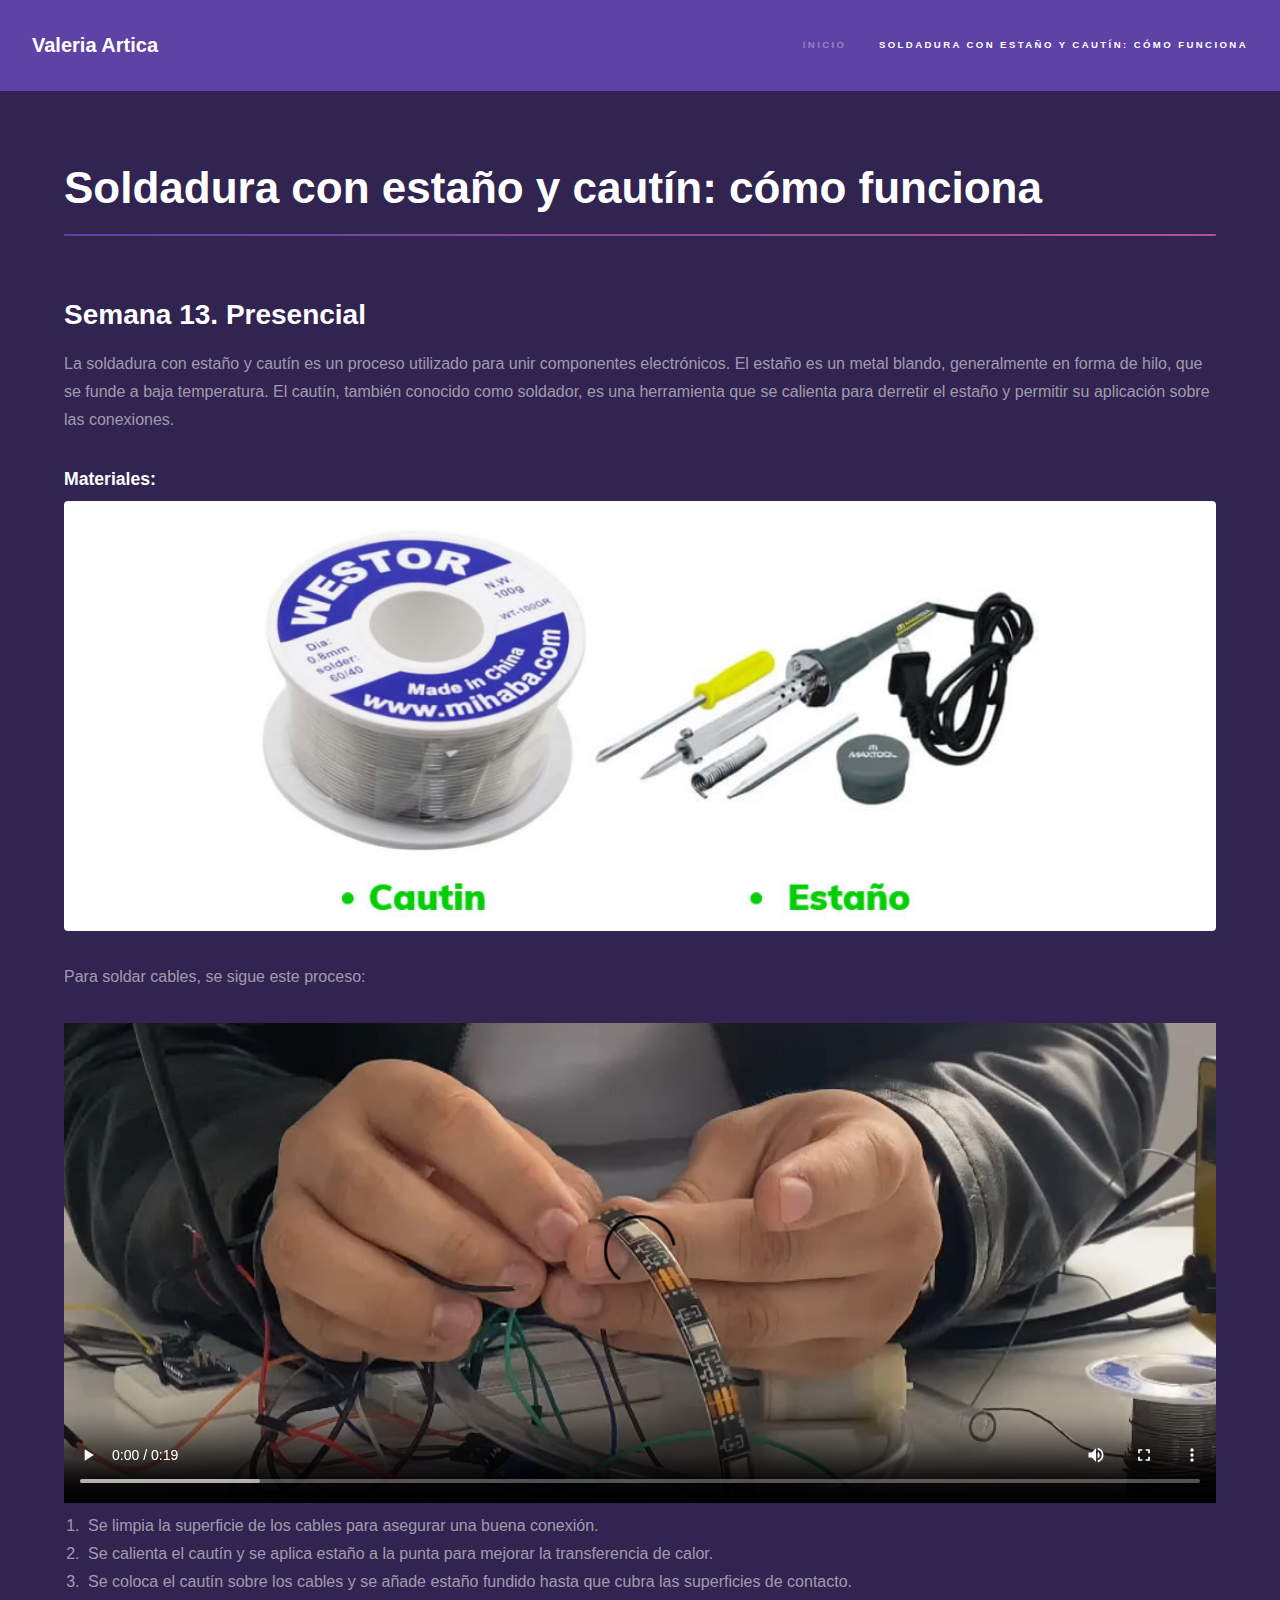
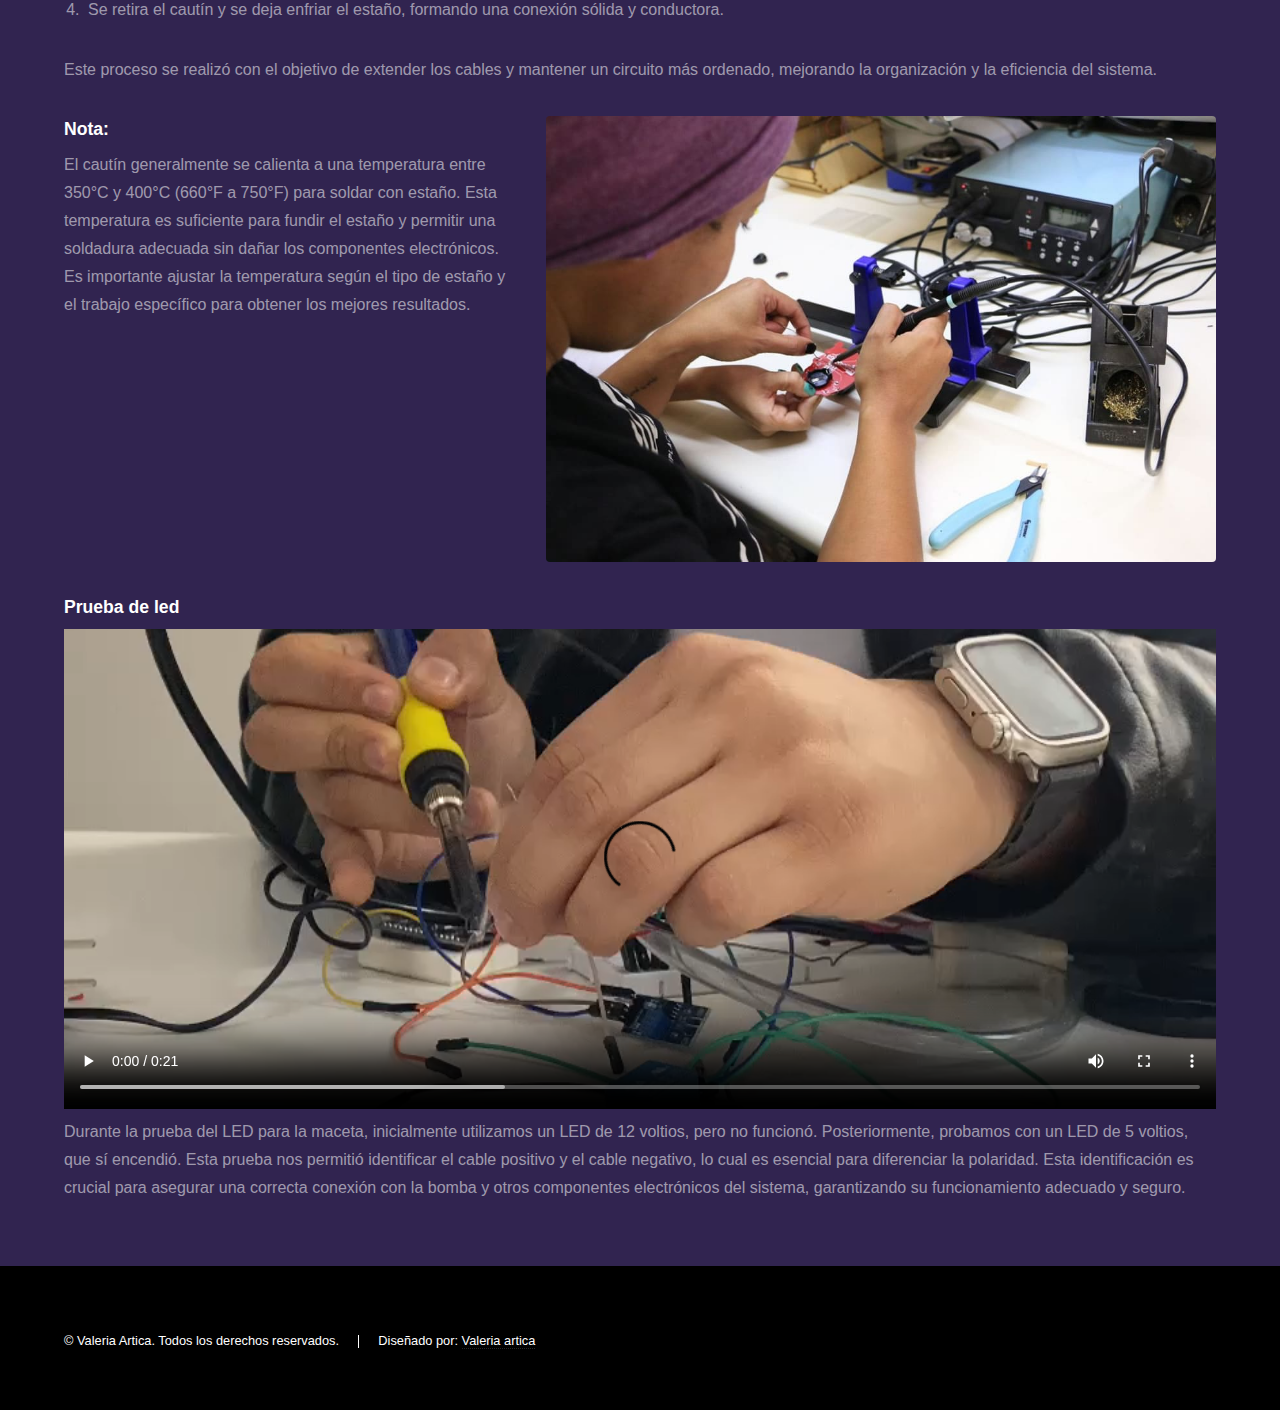
<file: soldadura-con-estano-cautin.html>
<!DOCTYPE HTML>
<html>
	<head>
		<title>Soldadura con estaño y cautín: cómo funciona | Valeria artica</title>
		<meta charset="utf-8" />
		<meta name="viewport" content="width=device-width, initial-scale=1, user-scalable=no" />
		<link rel="stylesheet" href="assets/css/main.css" />
		<noscript><link rel="stylesheet" href="assets/css/noscript.css" /></noscript>
	</head>
	<body class="is-preload">

		<!-- Header -->
			<header id="header">
				<a href="index.html" class="title">Valeria Artica</a>
				<nav>
					<ul>
						<li><a href="index.html">Inicio</a></li>
						<li><a href="soldadura-con-estano-cautin.html" class="active">Soldadura con estaño y cautín: cómo funciona</a></li>
						<!-- <li><a href="elements.html">Elements</a></li> -->
					</ul>
				</nav>
			</header>

		<!-- Wrapper -->
			<div id="wrapper">

				<!-- Main -->
					<section id="main" class="wrapper">
						<div class="inner">
							<h1 class="major">Soldadura con estaño y cautín: cómo funciona</h1>
							<h2>Semana 13. Presencial </h2>
							<p>La soldadura con estaño y cautín es un proceso utilizado para unir componentes electrónicos. El estaño es un metal blando, generalmente en forma de hilo, que se funde a baja temperatura. El cautín, también conocido como soldador, es una herramienta que se calienta para derretir el estaño y permitir su aplicación sobre las conexiones.</p>
							<h3>Materiales: </h3>
							<span class="image fit"><img src="images/detalle-soldadura-estano-y-cautin.jpg" alt="" /></span>
							<p>Para soldar cables, se sigue este proceso:</p>
							<div class="video__container">
								<video controls>
									<source src="videos/detalle-soldar-cables-estano-y-cautin.mp4" type="video/mp4">
									<source src="videos/detalle-soldar-cables-estano-y-cautin.ogg" type="video/ogg">
								</video>
							</div>
							<!-- ./video__container-->
							<ol>
							  <li>Se limpia la superficie de los cables para asegurar una buena conexión.</li>
							  <li>Se calienta el cautín y se aplica estaño a la punta para mejorar la transferencia de calor.</li>
							  <li>Se coloca el cautín sobre los cables y se añade estaño fundido hasta que cubra las superficies de contacto.</li>
							  <li>Se retira el cautín y se deja enfriar el estaño, formando una conexión sólida y conductora.</li>
							</ol>
							<p>Este proceso se realizó con el objetivo de extender los cables y mantener un circuito más ordenado, mejorando la organización y la eficiencia del sistema.</p>
							<section class="spotlights__single__tree__alive">
								<div class="content">
									<h3>Nota:</h3>
									<p>El cautín generalmente se calienta a una temperatura entre 350°C y 400°C (660°F a 750°F) para soldar con estaño. Esta temperatura es suficiente para fundir el estaño y permitir una soldadura adecuada sin dañar los componentes electrónicos. Es importante ajustar la temperatura según el tipo de estaño y el trabajo específico para obtener los mejores resultados.</p>
								</div>
								<!-- ./content -->								
								<span class="image fit"><img src="images/detalle-clase-presencial-soldando-estano-y-cautin.jpg" alt="" /></span>
							</section>
							<h3>Prueba de led</h3>
							<div class="video__container">
								<video controls>
									<source src="videos/detalle-prueba-de-led.mp4" type="video/mp4">									
									<source src="videos/detalle-prueba-de-led.ogg" type="video/ogg">
								</video>
							</div>
							<p>Durante la prueba del LED para la maceta, inicialmente utilizamos un LED de 12 voltios, pero no funcionó. Posteriormente, probamos con un LED de 5 voltios, que sí encendió. Esta prueba nos permitió identificar el cable positivo y el cable negativo, lo cual es esencial para diferenciar la polaridad. Esta identificación es crucial para asegurar una correcta conexión con la bomba y otros componentes electrónicos del sistema, garantizando su funcionamiento adecuado y seguro.</p>
							<!-- ./video__container-->
						</div>
					</section>
					<!-- -->

			</div>

		<!-- Footer -->
			<footer id="footer" class="wrapper alt">
				<div class="inner">
					<ul class="menu">
						<li>&copy; Valeria Artica. Todos los derechos reservados.</li><li>Diseñado por: <a href="https://valeriartica.com">Valeria artica</a></li>
					</ul>
				</div>
			</footer>

		<!-- Scripts -->
			<script src="assets/js/jquery.min.js"></script>
			<script src="assets/js/jquery.scrollex.min.js"></script>
			<script src="assets/js/jquery.scrolly.min.js"></script>
			<script src="assets/js/browser.min.js"></script>
			<script src="assets/js/breakpoints.min.js"></script>
			<script src="assets/js/util.js"></script>
			<script src="assets/js/main.js"></script>

	</body>
</html>
</file>
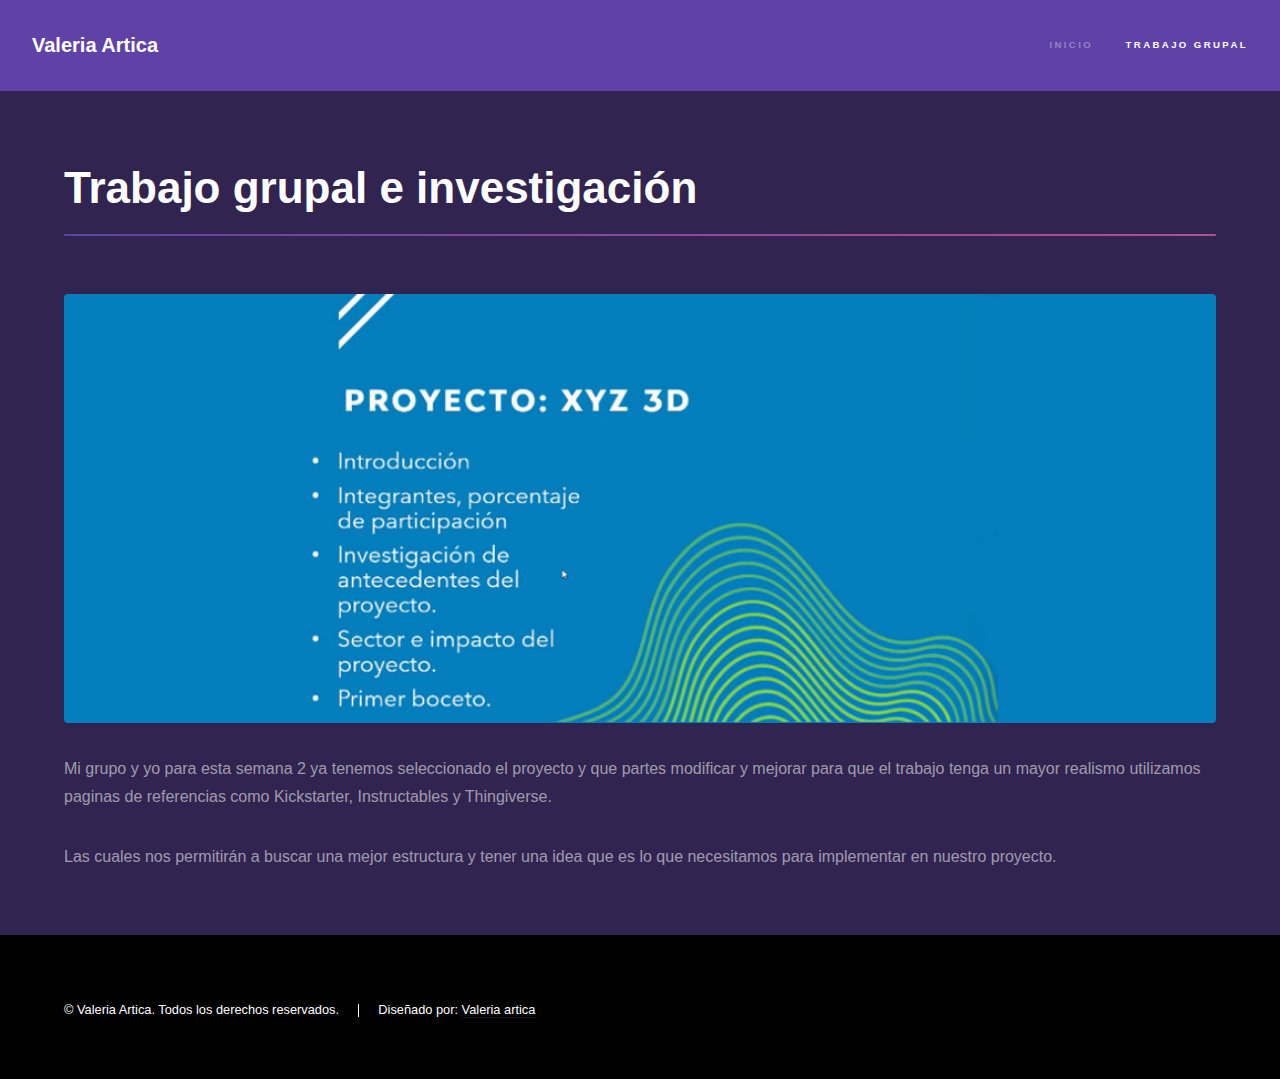
<file: trabajo-grupal.html>
<!DOCTYPE HTML>
<!--
	Hyperspace by HTML5 UP
	html5up.net | @ajlkn
	Free for personal and commercial use under the CCA 3.0 license (html5up.net/license)
-->
<html>
	<head>
		<title>Trabajo grupal e investigación | Valeria artica</title>
		<meta charset="utf-8" />
		<meta name="viewport" content="width=device-width, initial-scale=1, user-scalable=no" />
		<link rel="stylesheet" href="assets/css/main.css" />
		<noscript><link rel="stylesheet" href="assets/css/noscript.css" /></noscript>
	</head>
	<body class="is-preload">

		<!-- Header -->
			<header id="header">
				<a href="index.html" class="title">Valeria Artica</a>
				<nav>
					<ul>
						<li><a href="index.html">Inicio</a></li>
						<li><a href="trabajo-grupal.html" class="active">Trabajo grupal</a></li>
						<!-- <li><a href="elements.html">Elements</a></li> -->
					</ul>
				</nav>
			</header>

		<!-- Wrapper -->
			<div id="wrapper">

				<!-- Main -->
					<section id="main" class="wrapper">
						<div class="inner">
							<h1 class="major">Trabajo grupal e investigación</h1>
							<span class="image fit"><img src="images/detalle-trabajo-grupal.jpg" alt="" /></span>
							<p>Mi grupo y yo para esta semana 2 ya tenemos seleccionado el proyecto y que partes modificar y mejorar para que el trabajo tenga un mayor realismo utilizamos paginas de referencias como Kickstarter, Instructables y Thingiverse. </p>
							<p>Las cuales nos permitirán a buscar una mejor estructura y tener una idea que es lo que necesitamos para implementar en nuestro proyecto.</p>
						</div>
					</section>

			</div>

		<!-- Footer -->
			<footer id="footer" class="wrapper alt">
				<div class="inner">
					<ul class="menu">
						<li>&copy; Valeria Artica. Todos los derechos reservados.</li><li>Diseñado por: <a href="https://valeriartica.com">Valeria artica</a></li>
					</ul>
				</div>
			</footer>

		<!-- Scripts -->
			<script src="assets/js/jquery.min.js"></script>
			<script src="assets/js/jquery.scrollex.min.js"></script>
			<script src="assets/js/jquery.scrolly.min.js"></script>
			<script src="assets/js/browser.min.js"></script>
			<script src="assets/js/breakpoints.min.js"></script>
			<script src="assets/js/util.js"></script>
			<script src="assets/js/main.js"></script>

	</body>
</html>
</file>
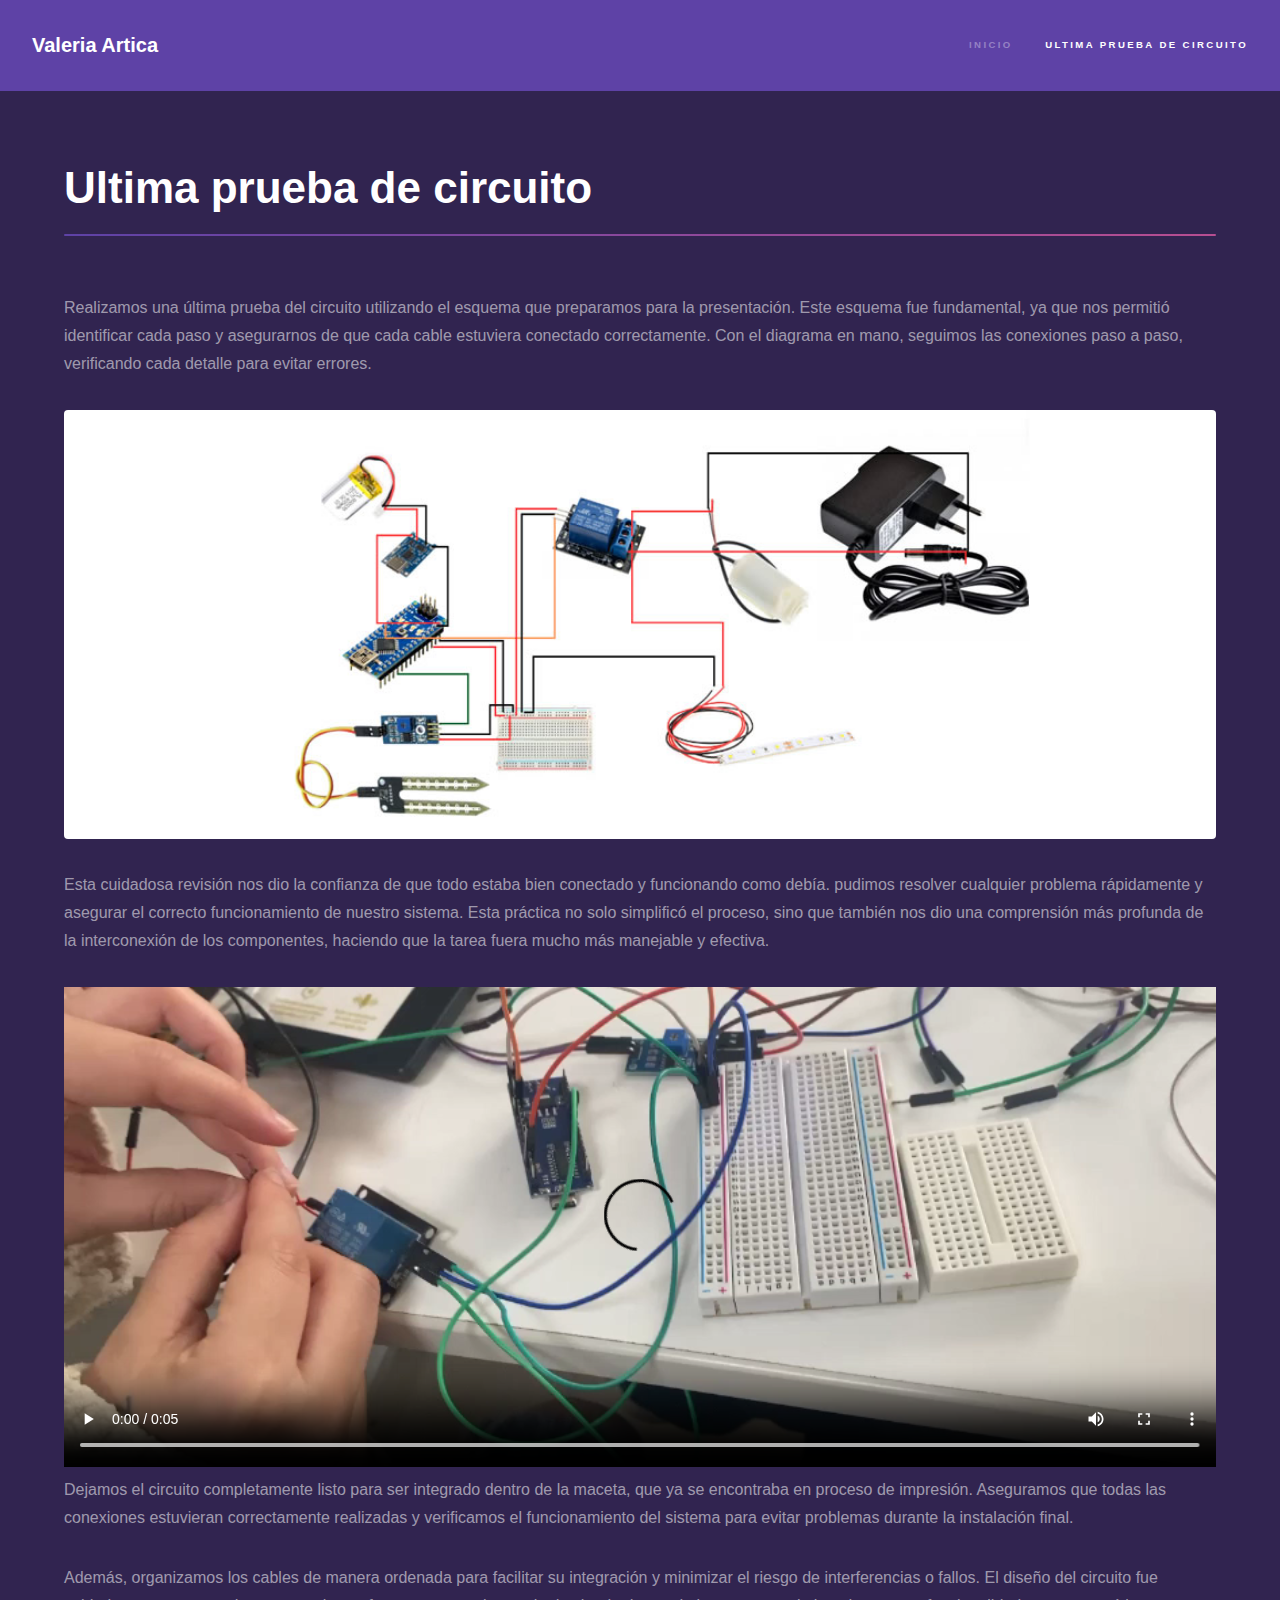
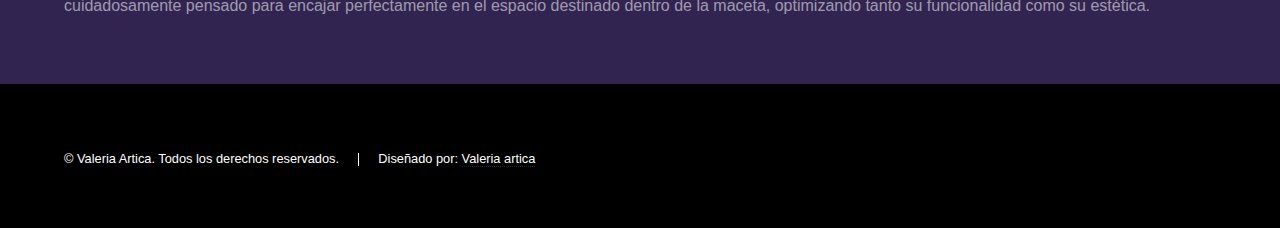
<file: ultima-prueba-de-circuito.html>
<!DOCTYPE HTML>
<html>
	<head>
		<title>Ultima prueba de circuito | Valeria artica</title>
		<meta charset="utf-8" />
		<meta name="viewport" content="width=device-width, initial-scale=1, user-scalable=no" />
		<link rel="stylesheet" href="assets/css/main.css" />
		<noscript><link rel="stylesheet" href="assets/css/noscript.css" /></noscript>
	</head>
	<body class="is-preload">

		<!-- Header -->
			<header id="header">
				<a href="index.html" class="title">Valeria Artica</a>
				<nav>
					<ul>
						<li><a href="index.html">Inicio</a></li>
						<li><a href="ultima-prueba-de-circuito.html" class="active">Ultima prueba de circuito</a></li>
						<!-- <li><a href="elements.html">Elements</a></li> -->
					</ul>
				</nav>
			</header>

		<!-- Wrapper -->
			<div id="wrapper">

				<!-- Main -->
					<section id="main" class="wrapper">
						<div class="inner">
							<h1 class="major">Ultima prueba de circuito</h1>
							<p>Realizamos una última prueba del circuito utilizando el esquema que preparamos para la presentación. Este esquema fue fundamental, ya que nos permitió identificar cada paso y asegurarnos de que cada cable estuviera conectado correctamente. Con el diagrama en mano, seguimos las conexiones paso a paso, verificando cada detalle para evitar errores.</p>
							<span class="image fit"><img src="images/detalle-ultima-prueba-de-circuito.jpg" alt="" /></span>
							<p>Esta cuidadosa revisión nos dio la confianza de que todo estaba bien conectado y funcionando como debía. pudimos resolver cualquier problema rápidamente y asegurar el correcto funcionamiento de nuestro sistema. Esta práctica no solo simplificó el proceso, sino que también nos dio una comprensión más profunda de la interconexión de los componentes, haciendo que la tarea fuera mucho más manejable y efectiva.</p>
							<div class="video__container">
								<video controls>
									<source src="videos/detalle-video-ultima-prueba-circuito.mp4" type="video/mp4">
									<source src="videos/detalle-video-ultima-prueba-circuito.ogg" type="video/ogg">
								</video>
							</div>
							<!-- ./video__container-->
							<p>Dejamos el circuito completamente listo para ser integrado dentro de la maceta, que ya se encontraba en proceso de impresión. Aseguramos que todas las conexiones estuvieran correctamente realizadas y verificamos el funcionamiento del sistema para evitar problemas durante la instalación final.</p>
							<p>Además, organizamos los cables de manera ordenada para facilitar su integración y minimizar el riesgo de interferencias o fallos. El diseño del circuito fue cuidadosamente pensado para encajar perfectamente en el espacio destinado dentro de la maceta, optimizando tanto su funcionalidad como su estética.</p>
							
						</div>
					</section>
					<!-- -->

			</div>

		<!-- Footer -->
			<footer id="footer" class="wrapper alt">
				<div class="inner">
					<ul class="menu">
						<li>&copy; Valeria Artica. Todos los derechos reservados.</li><li>Diseñado por: <a href="https://valeriartica.com">Valeria artica</a></li>
					</ul>
				</div>
			</footer>

		<!-- Scripts -->
			<script src="assets/js/jquery.min.js"></script>
			<script src="assets/js/jquery.scrollex.min.js"></script>
			<script src="assets/js/jquery.scrolly.min.js"></script>
			<script src="assets/js/browser.min.js"></script>
			<script src="assets/js/breakpoints.min.js"></script>
			<script src="assets/js/util.js"></script>
			<script src="assets/js/main.js"></script>

	</body>
</html>
</file>
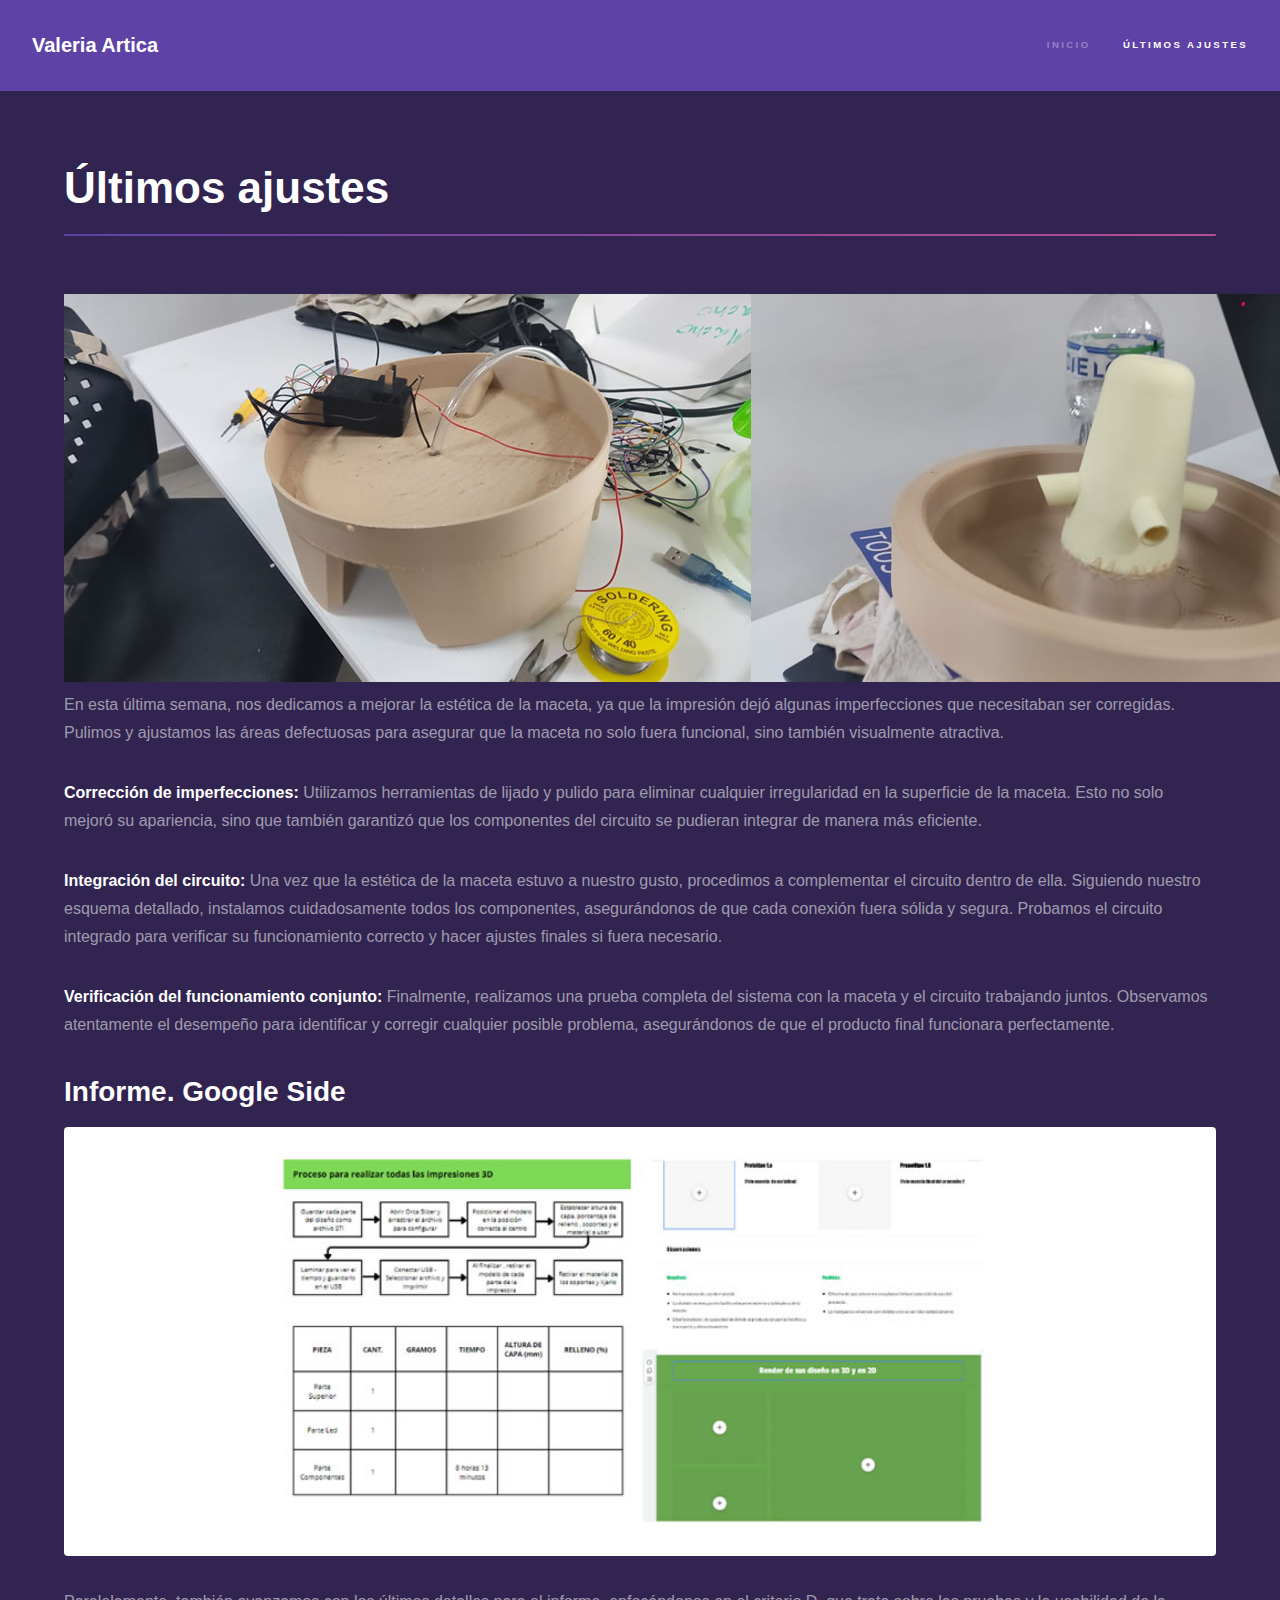
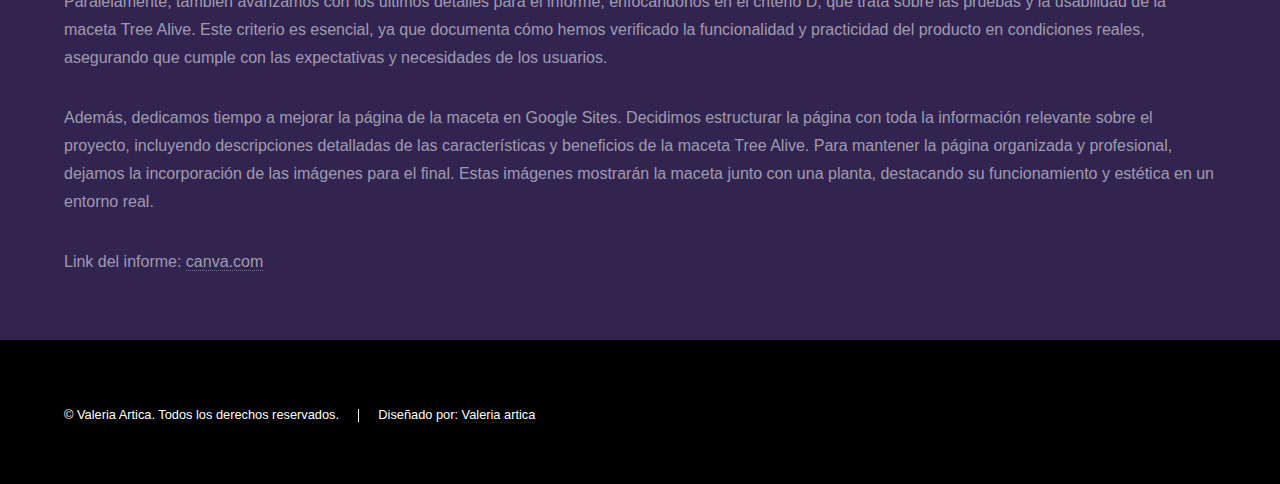
<file: ultimos-ajustes.html>
<!DOCTYPE HTML>
<html>
	<head>
		<title>Últimos ajustes | Valeria artica</title>
		<meta charset="utf-8" />
		<meta name="viewport" content="width=device-width, initial-scale=1, user-scalable=no" />
		<link rel="stylesheet" href="assets/css/main.css" />
		<noscript><link rel="stylesheet" href="assets/css/noscript.css" /></noscript>
	</head>
	<body class="is-preload">

		<!-- Header -->
			<header id="header">
				<a href="index.html" class="title">Valeria Artica</a>
				<nav>
					<ul>
						<li><a href="index.html">Inicio</a></li>
						<li><a href="ultima-prueba-de-circuito.html" class="active">Últimos ajustes</a></li>
						<!-- <li><a href="elements.html">Elements</a></li> -->
					</ul>
				</nav>
			</header>

		<!-- Wrapper -->
			<div id="wrapper">

				<!-- Main -->
					<section id="main" class="wrapper">
						<div class="inner">
							<h1 class="major">Últimos ajustes</h1>
							<section class="spotlights__single__tree__alive">
								<div class="fit">
									<img src="images/detalle-semana-15-ultimos-ajustes-parte-1.jpg" alt="" />
								</div>
								<div class="fit">
									<img src="images/detalle-semana-15-ultimos-ajustes-parte-2.jpg" alt="" />
								</div>
							</section>
							<p>En esta última semana, nos dedicamos a mejorar la estética de la maceta, ya que la impresión dejó algunas imperfecciones que necesitaban ser corregidas. Pulimos y ajustamos las áreas defectuosas para asegurar que la maceta no solo fuera funcional, sino también visualmente atractiva.</p>
							<p><strong>Corrección de imperfecciones:</strong> Utilizamos herramientas de lijado y pulido para eliminar cualquier irregularidad en la superficie de la maceta. Esto no solo mejoró su apariencia, sino que también garantizó que los componentes del circuito se pudieran integrar de manera más eficiente.</p>
							<p><strong>Integración del circuito:</strong> Una vez que la estética de la maceta estuvo a nuestro gusto, procedimos a complementar el circuito dentro de ella. Siguiendo nuestro esquema detallado, instalamos cuidadosamente todos los componentes, asegurándonos de que cada conexión fuera sólida y segura. Probamos el circuito integrado para verificar su funcionamiento correcto y hacer ajustes finales si fuera necesario.</p>
							<p><strong>Verificación del funcionamiento conjunto:</strong> Finalmente, realizamos una prueba completa del sistema con la maceta y el circuito trabajando juntos. Observamos atentamente el desempeño para identificar y corregir cualquier posible problema, asegurándonos de que el producto final funcionara perfectamente.</p>
							<h2>Informe. Google Side</h2>
							<span class="image fit"><img src="images/detalle-informe-google-side.jpg" alt="" /></span>
							<p>Paralelamente, también avanzamos con los últimos detalles para el informe, enfocándonos en el criterio D, que trata sobre las pruebas y la usabilidad de la maceta Tree Alive. Este criterio es esencial, ya que documenta cómo hemos verificado la funcionalidad y practicidad del producto en condiciones reales, asegurando que cumple con las expectativas y necesidades de los usuarios.</p>
							<p>Además, dedicamos tiempo a mejorar la página de la maceta en Google Sites. Decidimos estructurar la página con toda la información relevante sobre el proyecto, incluyendo descripciones detalladas de las características y beneficios de la maceta Tree Alive. Para mantener la página organizada y profesional, dejamos la incorporación de las imágenes para el final. Estas imágenes mostrarán la maceta junto con una planta, destacando su funcionamiento y estética en un entorno real.</p>
							<p>Link del informe: <a href="https://www.canva.com/design/DAGFW9YKpeo/PwjjZEHcuGdVFmOqhYQC0g/edit?utm_content=DAGFW9YKpeo&utm_campaign=designshare&utm_medium=link2&utm_source=sharebutton" target="_blank">canva.com</a></p>

						</div>
					</section>
					<!-- -->

			</div>

		<!-- Footer -->
			<footer id="footer" class="wrapper alt">
				<div class="inner">
					<ul class="menu">
						<li>&copy; Valeria Artica. Todos los derechos reservados.</li><li>Diseñado por: <a href="https://valeriartica.com">Valeria artica</a></li>
					</ul>
				</div>
			</footer>

		<!-- Scripts -->
			<script src="assets/js/jquery.min.js"></script>
			<script src="assets/js/jquery.scrollex.min.js"></script>
			<script src="assets/js/jquery.scrolly.min.js"></script>
			<script src="assets/js/browser.min.js"></script>
			<script src="assets/js/breakpoints.min.js"></script>
			<script src="assets/js/util.js"></script>
			<script src="assets/js/main.js"></script>

	</body>
</html>
</file>
<file: assets/css/noscript.css>
/*
	Hyperspace by HTML5 UP
	html5up.net | @ajlkn
	Free for personal and commercial use under the CCA 3.0 license (html5up.net/license)
*/

/* Spotlights */

	.spotlights > section > .image:before {
		opacity: 0 !important;
	}

	.spotlights > section > .content > .inner {
		-moz-transform: none !important;
		-webkit-transform: none !important;
		-ms-transform: none !important;
		transform: none !important;
		opacity: 1 !important;
	}

/* Wrapper */

	.wrapper > .inner {
		opacity: 1 !important;
		-moz-transform: none !important;
		-webkit-transform: none !important;
		-ms-transform: none !important;
		transform: none !important;
	}

/* Sidebar */

	#sidebar > .inner {
		opacity: 1 !important;
	}

	#sidebar nav > ul > li {
		-moz-transform: none !important;
		-webkit-transform: none !important;
		-ms-transform: none !important;
		transform: none !important;
		opacity: 1 !important;
	}
</file>
<file: assets/css/main.css>
@import url(fontawesome-all.min.css);

/*
	Hyperspace by HTML5 UP
	html5up.net | @ajlkn
	Free for personal and commercial use under the CCA 3.0 license (html5up.net/license)
*/

html, body, div, span, applet, object,
iframe, h1, h2, h3, h4, h5, h6, p, blockquote,
pre, a, abbr, acronym, address, big, cite,
code, del, dfn, em, img, ins, kbd, q, s, samp,
small, strike, strong, sub, sup, tt, var, b,
u, i, center, dl, dt, dd, ol, ul, li, fieldset,
form, label, legend, table, caption, tbody,
tfoot, thead, tr, th, td, article, aside,
canvas, details, embed, figure, figcaption,
footer, header, hgroup, menu, nav, output, ruby,
section, summary, time, mark, audio, video {
	margin: 0;
	padding: 0;
	border: 0;
	font-size: 100%;
	font: inherit;
	vertical-align: baseline;}

article, aside, details, figcaption, figure,
footer, header, hgroup, menu, nav, section {
	display: block;}

body {
	line-height: 1;
}

ol, ul {
	list-style: none;
}

blockquote, q {
	quotes: none;
}

	blockquote:before, blockquote:after, q:before, q:after {
		content: '';
		content: none;
	}

table {
	border-collapse: collapse;
	border-spacing: 0;
}

body {
	-webkit-text-size-adjust: none;
}

mark {
	background-color: transparent;
	color: inherit;
}

input::-moz-focus-inner {
	border: 0;
	padding: 0;
}

input, select, textarea {
	-moz-appearance: none;
	-webkit-appearance: none;
	-ms-appearance: none;
	appearance: none;
}

/* Basic */

	@-ms-viewport {
		width: device-width;
	}

	body {
		-ms-overflow-style: scrollbar;
	}

	@media screen and (max-width: 480px) {

		html, body {
			min-width: 320px;
		}

	}

	html {
		box-sizing: border-box;
	}

	*, *:before, *:after {
		box-sizing: inherit;
	}

	body {
		background: #312450;
	}

		body.is-preload *, body.is-preload *:before, body.is-preload *:after {
			-moz-animation: none !important;
			-webkit-animation: none !important;
			-ms-animation: none !important;
			animation: none !important;
			-moz-transition: none !important;
			-webkit-transition: none !important;
			-ms-transition: none !important;
			transition: none !important;
		}

/* Type */

	body, input, select, textarea {
		color: rgba(255, 255, 255, 0.55);
		font-family: Arial, Helvetica, sans-serif;
		font-size: 16.5pt;
		font-weight: normal;
		line-height: 1.75;
	}

		@media screen and (max-width: 1680px) {

			body, input, select, textarea {
				font-size: 13pt;
			}

		}

		@media screen and (max-width: 1280px) {

			body, input, select, textarea {
				font-size: 12pt;
			}

		}

		@media screen and (max-width: 360px) {

			body, input, select, textarea {
				font-size: 11pt;
			}

		}

	a {
		-moz-transition: color 0.2s ease, border-bottom-color 0.2s ease;
		-webkit-transition: color 0.2s ease, border-bottom-color 0.2s ease;
		-ms-transition: color 0.2s ease, border-bottom-color 0.2s ease;
		transition: color 0.2s ease, border-bottom-color 0.2s ease;
		border-bottom: dotted 1px rgba(255, 255, 255, 0.35);
		color: inherit;
		text-decoration: none;
	}

		a:hover {
			border-bottom-color: transparent;
			color: #ffffff;
		}

	strong, b {
		color: #ffffff;
		font-weight: bold;
	}

	em, i {
		font-style: italic;
	}

	p {
		margin: 0 0 2em 0;
	}

	h1, h2, h3, h4, h5, h6 {
		color: #ffffff;
		font-weight: bold;
		line-height: 1.5;
		margin: 0 0 0.5em 0;
	}

		h1 a, h2 a, h3 a, h4 a, h5 a, h6 a {
			color: inherit;
			text-decoration: none;
		}

	h1 {
		font-size: 2.75em;
	}

		h1.major {
			margin: 0 0 1.3em 0;
			position: relative;
			padding-bottom: 0.35em;
		}

			h1.major:after {
				background-image: -moz-linear-gradient(to right, #5e42a6, #b74e91);
				background-image: -webkit-linear-gradient(to right, #5e42a6, #b74e91);
				background-image: -ms-linear-gradient(to right, #5e42a6, #b74e91);
				background-image: linear-gradient(to right, #5e42a6, #b74e91);
				-moz-transition: max-width 0.2s ease;
				-webkit-transition: max-width 0.2s ease;
				-ms-transition: max-width 0.2s ease;
				transition: max-width 0.2s ease;
				border-radius: 0.2em;
				bottom: 0;
				content: '';
				height: 0.05em;
				position: absolute;
				right: 0;
				width: 100%;
			}

	h2 {
		font-size: 1.75em;
	}

	h3 {
		font-size: 1.1em;
	}

	h4 {
		font-size: 1em;
	}

	h5 {
		font-size: 0.8em;
	}

	h6 {
		font-size: 0.6em;
	}

	@media screen and (max-width: 736px) {

		h1 {
			font-size: 2em;
		}

		h2 {
			font-size: 1.25em;
		}

		h3 {
			font-size: 1em;
		}

		h4 {
			font-size: 0.8em;
		}

		h5 {
			font-size: 0.6em;
		}

		h6 {
			font-size: 0.6em;
		}

	}

	sub {
		font-size: 0.8em;
		position: relative;
		top: 0.5em;
	}

	sup {
		font-size: 0.8em;
		position: relative;
		top: -0.5em;
	}

	blockquote {
		border-left: solid 4px rgba(255, 255, 255, 0.15);
		font-style: italic;
		margin: 0 0 2em 0;
		padding: 0.5em 0 0.5em 2em;
	}

	code {
		background: rgba(255, 255, 255, 0.05);
		border-radius: 0.25em;
		border: solid 1px rgba(255, 255, 255, 0.15);
		font-family: "Courier New", monospace;
		font-size: 0.9em;
		margin: 0 0.25em;
		padding: 0.25em 0.65em;
	}

	pre {
		-webkit-overflow-scrolling: touch;
		font-family: "Courier New", monospace;
		font-size: 0.9em;
		margin: 0 0 2em 0;
	}

		pre code {
			display: block;
			line-height: 1.75em;
			padding: 1em 1.5em;
			overflow-x: auto;
		}

	hr {
		border: 0;
		border-bottom: solid 1px rgba(255, 255, 255, 0.15);
		margin: 2em 0;
	}

		hr.major {
			margin: 3em 0;
		}

	.align-left {
		text-align: left;
	}

	.align-center {
		text-align: center;
	}

	.align-right {
		text-align: right;
	}

/* Row */

	.row {
		display: flex;
		flex-wrap: wrap;
		box-sizing: border-box;
		align-items: stretch;
	}

		.row > * {
			box-sizing: border-box;
		}

		.row.gtr-uniform > * > :last-child {
			margin-bottom: 0;
		}

		.row.aln-left {
			justify-content: flex-start;
		}

		.row.aln-center {
			justify-content: center;
		}

		.row.aln-right {
			justify-content: flex-end;
		}

		.row.aln-top {
			align-items: flex-start;
		}

		.row.aln-middle {
			align-items: center;
		}

		.row.aln-bottom {
			align-items: flex-end;
		}

		.row > .imp {
			order: -1;
		}

		.row > .col-1 {
			width: 8.33333%;
		}

		.row > .off-1 {
			margin-left: 8.33333%;
		}

		.row > .col-2 {
			width: 16.66667%;
		}

		.row > .off-2 {
			margin-left: 16.66667%;
		}

		.row > .col-3 {
			width: 25%;
		}

		.row > .off-3 {
			margin-left: 25%;
		}

		.row > .col-4 {
			width: 33.33333%;
		}

		.row > .off-4 {
			margin-left: 33.33333%;
		}

		.row > .col-5 {
			width: 41.66667%;
		}

		.row > .off-5 {
			margin-left: 41.66667%;
		}

		.row > .col-6 {
			width: 50%;
		}

		.row > .off-6 {
			margin-left: 50%;
		}

		.row > .col-7 {
			width: 58.33333%;
		}

		.row > .off-7 {
			margin-left: 58.33333%;
		}

		.row > .col-8 {
			width: 66.66667%;
		}

		.row > .off-8 {
			margin-left: 66.66667%;
		}

		.row > .col-9 {
			width: 75%;
		}

		.row > .off-9 {
			margin-left: 75%;
		}

		.row > .col-10 {
			width: 83.33333%;
		}

		.row > .off-10 {
			margin-left: 83.33333%;
		}

		.row > .col-11 {
			width: 91.66667%;
		}

		.row > .off-11 {
			margin-left: 91.66667%;
		}

		.row > .col-12 {
			width: 100%;
		}

		.row > .off-12 {
			margin-left: 100%;
		}

		.row.gtr-0 {
			margin-top: 0;
			margin-left: 0em;
		}

			.row.gtr-0 > * {
				padding: 0 0 0 0em;
			}

			.row.gtr-0.gtr-uniform {
				margin-top: 0em;
			}

				.row.gtr-0.gtr-uniform > * {
					padding-top: 0em;
				}

		.row.gtr-25 {
			margin-top: 0;
			margin-left: -0.375em;
		}

			.row.gtr-25 > * {
				padding: 0 0 0 0.375em;
			}

			.row.gtr-25.gtr-uniform {
				margin-top: -0.375em;
			}

				.row.gtr-25.gtr-uniform > * {
					padding-top: 0.375em;
				}

		.row.gtr-50 {
			margin-top: 0;
			margin-left: -0.75em;
		}

			.row.gtr-50 > * {
				padding: 0 0 0 0.75em;
			}

			.row.gtr-50.gtr-uniform {
				margin-top: -0.75em;
			}

				.row.gtr-50.gtr-uniform > * {
					padding-top: 0.75em;
				}

		.row {
			margin-top: 0;
			margin-left: -1.5em;
		}

			.row > * {
				padding: 0 0 0 1.5em;
			}

			.row.gtr-uniform {
				margin-top: -1.5em;
			}

				.row.gtr-uniform > * {
					padding-top: 1.5em;
				}

		.row.gtr-150 {
			margin-top: 0;
			margin-left: -2.25em;
		}

			.row.gtr-150 > * {
				padding: 0 0 0 2.25em;
			}

			.row.gtr-150.gtr-uniform {
				margin-top: -2.25em;
			}

				.row.gtr-150.gtr-uniform > * {
					padding-top: 2.25em;
				}

		.row.gtr-200 {
			margin-top: 0;
			margin-left: -3em;
		}

			.row.gtr-200 > * {
				padding: 0 0 0 3em;
			}

			.row.gtr-200.gtr-uniform {
				margin-top: -3em;
			}

				.row.gtr-200.gtr-uniform > * {
					padding-top: 3em;
				}

		@media screen and (max-width: 1680px) {

			.row {
				display: flex;
				flex-wrap: wrap;
				box-sizing: border-box;
				align-items: stretch;
			}

				.row > * {
					box-sizing: border-box;
				}

				.row.gtr-uniform > * > :last-child {
					margin-bottom: 0;
				}

				.row.aln-left {
					justify-content: flex-start;
				}

				.row.aln-center {
					justify-content: center;
				}

				.row.aln-right {
					justify-content: flex-end;
				}

				.row.aln-top {
					align-items: flex-start;
				}

				.row.aln-middle {
					align-items: center;
				}

				.row.aln-bottom {
					align-items: flex-end;
				}

				.row > .imp-xlarge {
					order: -1;
				}

				.row > .col-1-xlarge {
					width: 8.33333%;
				}

				.row > .off-1-xlarge {
					margin-left: 8.33333%;
				}

				.row > .col-2-xlarge {
					width: 16.66667%;
				}

				.row > .off-2-xlarge {
					margin-left: 16.66667%;
				}

				.row > .col-3-xlarge {
					width: 25%;
				}

				.row > .off-3-xlarge {
					margin-left: 25%;
				}

				.row > .col-4-xlarge {
					width: 33.33333%;
				}

				.row > .off-4-xlarge {
					margin-left: 33.33333%;
				}

				.row > .col-5-xlarge {
					width: 41.66667%;
				}

				.row > .off-5-xlarge {
					margin-left: 41.66667%;
				}

				.row > .col-6-xlarge {
					width: 50%;
				}

				.row > .off-6-xlarge {
					margin-left: 50%;
				}

				.row > .col-7-xlarge {
					width: 58.33333%;
				}

				.row > .off-7-xlarge {
					margin-left: 58.33333%;
				}

				.row > .col-8-xlarge {
					width: 66.66667%;
				}

				.row > .off-8-xlarge {
					margin-left: 66.66667%;
				}

				.row > .col-9-xlarge {
					width: 75%;
				}

				.row > .off-9-xlarge {
					margin-left: 75%;
				}

				.row > .col-10-xlarge {
					width: 83.33333%;
				}

				.row > .off-10-xlarge {
					margin-left: 83.33333%;
				}

				.row > .col-11-xlarge {
					width: 91.66667%;
				}

				.row > .off-11-xlarge {
					margin-left: 91.66667%;
				}

				.row > .col-12-xlarge {
					width: 100%;
				}

				.row > .off-12-xlarge {
					margin-left: 100%;
				}

				.row.gtr-0 {
					margin-top: 0;
					margin-left: 0em;
				}

					.row.gtr-0 > * {
						padding: 0 0 0 0em;
					}

					.row.gtr-0.gtr-uniform {
						margin-top: 0em;
					}

						.row.gtr-0.gtr-uniform > * {
							padding-top: 0em;
						}

				.row.gtr-25 {
					margin-top: 0;
					margin-left: -0.375em;
				}

					.row.gtr-25 > * {
						padding: 0 0 0 0.375em;
					}

					.row.gtr-25.gtr-uniform {
						margin-top: -0.375em;
					}

						.row.gtr-25.gtr-uniform > * {
							padding-top: 0.375em;
						}

				.row.gtr-50 {
					margin-top: 0;
					margin-left: -0.75em;
				}

					.row.gtr-50 > * {
						padding: 0 0 0 0.75em;
					}

					.row.gtr-50.gtr-uniform {
						margin-top: -0.75em;
					}

						.row.gtr-50.gtr-uniform > * {
							padding-top: 0.75em;
						}

				.row {
					margin-top: 0;
					margin-left: -1.5em;
				}

					.row > * {
						padding: 0 0 0 1.5em;
					}

					.row.gtr-uniform {
						margin-top: -1.5em;
					}

						.row.gtr-uniform > * {
							padding-top: 1.5em;
						}

				.row.gtr-150 {
					margin-top: 0;
					margin-left: -2.25em;
				}

					.row.gtr-150 > * {
						padding: 0 0 0 2.25em;
					}

					.row.gtr-150.gtr-uniform {
						margin-top: -2.25em;
					}

						.row.gtr-150.gtr-uniform > * {
							padding-top: 2.25em;
						}

				.row.gtr-200 {
					margin-top: 0;
					margin-left: -3em;
				}

					.row.gtr-200 > * {
						padding: 0 0 0 3em;
					}

					.row.gtr-200.gtr-uniform {
						margin-top: -3em;
					}

						.row.gtr-200.gtr-uniform > * {
							padding-top: 3em;
						}

		}

		@media screen and (max-width: 1280px) {

			.row {
				display: flex;
				flex-wrap: wrap;
				box-sizing: border-box;
				align-items: stretch;
			}

				.row > * {
					box-sizing: border-box;
				}

				.row.gtr-uniform > * > :last-child {
					margin-bottom: 0;
				}

				.row.aln-left {
					justify-content: flex-start;
				}

				.row.aln-center {
					justify-content: center;
				}

				.row.aln-right {
					justify-content: flex-end;
				}

				.row.aln-top {
					align-items: flex-start;
				}

				.row.aln-middle {
					align-items: center;
				}

				.row.aln-bottom {
					align-items: flex-end;
				}

				.row > .imp-large {
					order: -1;
				}

				.row > .col-1-large {
					width: 8.33333%;
				}

				.row > .off-1-large {
					margin-left: 8.33333%;
				}

				.row > .col-2-large {
					width: 16.66667%;
				}

				.row > .off-2-large {
					margin-left: 16.66667%;
				}

				.row > .col-3-large {
					width: 25%;
				}

				.row > .off-3-large {
					margin-left: 25%;
				}

				.row > .col-4-large {
					width: 33.33333%;
				}

				.row > .off-4-large {
					margin-left: 33.33333%;
				}

				.row > .col-5-large {
					width: 41.66667%;
				}

				.row > .off-5-large {
					margin-left: 41.66667%;
				}

				.row > .col-6-large {
					width: 50%;
				}

				.row > .off-6-large {
					margin-left: 50%;
				}

				.row > .col-7-large {
					width: 58.33333%;
				}

				.row > .off-7-large {
					margin-left: 58.33333%;
				}

				.row > .col-8-large {
					width: 66.66667%;
				}

				.row > .off-8-large {
					margin-left: 66.66667%;
				}

				.row > .col-9-large {
					width: 75%;
				}

				.row > .off-9-large {
					margin-left: 75%;
				}

				.row > .col-10-large {
					width: 83.33333%;
				}

				.row > .off-10-large {
					margin-left: 83.33333%;
				}

				.row > .col-11-large {
					width: 91.66667%;
				}

				.row > .off-11-large {
					margin-left: 91.66667%;
				}

				.row > .col-12-large {
					width: 100%;
				}

				.row > .off-12-large {
					margin-left: 100%;
				}

				.row.gtr-0 {
					margin-top: 0;
					margin-left: 0em;
				}

					.row.gtr-0 > * {
						padding: 0 0 0 0em;
					}

					.row.gtr-0.gtr-uniform {
						margin-top: 0em;
					}

						.row.gtr-0.gtr-uniform > * {
							padding-top: 0em;
						}

				.row.gtr-25 {
					margin-top: 0;
					margin-left: -0.375em;
				}

					.row.gtr-25 > * {
						padding: 0 0 0 0.375em;
					}

					.row.gtr-25.gtr-uniform {
						margin-top: -0.375em;
					}

						.row.gtr-25.gtr-uniform > * {
							padding-top: 0.375em;
						}

				.row.gtr-50 {
					margin-top: 0;
					margin-left: -0.75em;
				}

					.row.gtr-50 > * {
						padding: 0 0 0 0.75em;
					}

					.row.gtr-50.gtr-uniform {
						margin-top: -0.75em;
					}

						.row.gtr-50.gtr-uniform > * {
							padding-top: 0.75em;
						}

				.row {
					margin-top: 0;
					margin-left: -1.5em;
				}

					.row > * {
						padding: 0 0 0 1.5em;
					}

					.row.gtr-uniform {
						margin-top: -1.5em;
					}

						.row.gtr-uniform > * {
							padding-top: 1.5em;
						}

				.row.gtr-150 {
					margin-top: 0;
					margin-left: -2.25em;
				}

					.row.gtr-150 > * {
						padding: 0 0 0 2.25em;
					}

					.row.gtr-150.gtr-uniform {
						margin-top: -2.25em;
					}

						.row.gtr-150.gtr-uniform > * {
							padding-top: 2.25em;
						}

				.row.gtr-200 {
					margin-top: 0;
					margin-left: -3em;
				}

					.row.gtr-200 > * {
						padding: 0 0 0 3em;
					}

					.row.gtr-200.gtr-uniform {
						margin-top: -3em;
					}

						.row.gtr-200.gtr-uniform > * {
							padding-top: 3em;
						}

		}

		@media screen and (max-width: 980px) {

			.row {
				display: flex;
				flex-wrap: wrap;
				box-sizing: border-box;
				align-items: stretch;
			}

				.row > * {
					box-sizing: border-box;
				}

				.row.gtr-uniform > * > :last-child {
					margin-bottom: 0;
				}

				.row.aln-left {
					justify-content: flex-start;
				}

				.row.aln-center {
					justify-content: center;
				}

				.row.aln-right {
					justify-content: flex-end;
				}

				.row.aln-top {
					align-items: flex-start;
				}

				.row.aln-middle {
					align-items: center;
				}

				.row.aln-bottom {
					align-items: flex-end;
				}

				.row > .imp-medium {
					order: -1;
				}

				.row > .col-1-medium {
					width: 8.33333%;
				}

				.row > .off-1-medium {
					margin-left: 8.33333%;
				}

				.row > .col-2-medium {
					width: 16.66667%;
				}

				.row > .off-2-medium {
					margin-left: 16.66667%;
				}

				.row > .col-3-medium {
					width: 25%;
				}

				.row > .off-3-medium {
					margin-left: 25%;
				}

				.row > .col-4-medium {
					width: 33.33333%;
				}

				.row > .off-4-medium {
					margin-left: 33.33333%;
				}

				.row > .col-5-medium {
					width: 41.66667%;
				}

				.row > .off-5-medium {
					margin-left: 41.66667%;
				}

				.row > .col-6-medium {
					width: 50%;
				}

				.row > .off-6-medium {
					margin-left: 50%;
				}

				.row > .col-7-medium {
					width: 58.33333%;
				}

				.row > .off-7-medium {
					margin-left: 58.33333%;
				}

				.row > .col-8-medium {
					width: 66.66667%;
				}

				.row > .off-8-medium {
					margin-left: 66.66667%;
				}

				.row > .col-9-medium {
					width: 75%;
				}

				.row > .off-9-medium {
					margin-left: 75%;
				}

				.row > .col-10-medium {
					width: 83.33333%;
				}

				.row > .off-10-medium {
					margin-left: 83.33333%;
				}

				.row > .col-11-medium {
					width: 91.66667%;
				}

				.row > .off-11-medium {
					margin-left: 91.66667%;
				}

				.row > .col-12-medium {
					width: 100%;
				}

				.row > .off-12-medium {
					margin-left: 100%;
				}

				.row.gtr-0 {
					margin-top: 0;
					margin-left: 0em;
				}

					.row.gtr-0 > * {
						padding: 0 0 0 0em;
					}

					.row.gtr-0.gtr-uniform {
						margin-top: 0em;
					}

						.row.gtr-0.gtr-uniform > * {
							padding-top: 0em;
						}

				.row.gtr-25 {
					margin-top: 0;
					margin-left: -0.375em;
				}

					.row.gtr-25 > * {
						padding: 0 0 0 0.375em;
					}

					.row.gtr-25.gtr-uniform {
						margin-top: -0.375em;
					}

						.row.gtr-25.gtr-uniform > * {
							padding-top: 0.375em;
						}

				.row.gtr-50 {
					margin-top: 0;
					margin-left: -0.75em;
				}

					.row.gtr-50 > * {
						padding: 0 0 0 0.75em;
					}

					.row.gtr-50.gtr-uniform {
						margin-top: -0.75em;
					}

						.row.gtr-50.gtr-uniform > * {
							padding-top: 0.75em;
						}

				.row {
					margin-top: 0;
					margin-left: -1.5em;
				}

					.row > * {
						padding: 0 0 0 1.5em;
					}

					.row.gtr-uniform {
						margin-top: -1.5em;
					}

						.row.gtr-uniform > * {
							padding-top: 1.5em;
						}

				.row.gtr-150 {
					margin-top: 0;
					margin-left: -2.25em;
				}

					.row.gtr-150 > * {
						padding: 0 0 0 2.25em;
					}

					.row.gtr-150.gtr-uniform {
						margin-top: -2.25em;
					}

						.row.gtr-150.gtr-uniform > * {
							padding-top: 2.25em;
						}

				.row.gtr-200 {
					margin-top: 0;
					margin-left: -3em;
				}

					.row.gtr-200 > * {
						padding: 0 0 0 3em;
					}

					.row.gtr-200.gtr-uniform {
						margin-top: -3em;
					}

						.row.gtr-200.gtr-uniform > * {
							padding-top: 3em;
						}

		}

		@media screen and (max-width: 736px) {

			.row {
				display: flex;
				flex-wrap: wrap;
				box-sizing: border-box;
				align-items: stretch;
			}

				.row > * {
					box-sizing: border-box;
				}

				.row.gtr-uniform > * > :last-child {
					margin-bottom: 0;
				}

				.row.aln-left {
					justify-content: flex-start;
				}

				.row.aln-center {
					justify-content: center;
				}

				.row.aln-right {
					justify-content: flex-end;
				}

				.row.aln-top {
					align-items: flex-start;
				}

				.row.aln-middle {
					align-items: center;
				}

				.row.aln-bottom {
					align-items: flex-end;
				}

				.row > .imp-small {
					order: -1;
				}

				.row > .col-1-small {
					width: 8.33333%;
				}

				.row > .off-1-small {
					margin-left: 8.33333%;
				}

				.row > .col-2-small {
					width: 16.66667%;
				}

				.row > .off-2-small {
					margin-left: 16.66667%;
				}

				.row > .col-3-small {
					width: 25%;
				}

				.row > .off-3-small {
					margin-left: 25%;
				}

				.row > .col-4-small {
					width: 33.33333%;
				}

				.row > .off-4-small {
					margin-left: 33.33333%;
				}

				.row > .col-5-small {
					width: 41.66667%;
				}

				.row > .off-5-small {
					margin-left: 41.66667%;
				}

				.row > .col-6-small {
					width: 50%;
				}

				.row > .off-6-small {
					margin-left: 50%;
				}

				.row > .col-7-small {
					width: 58.33333%;
				}

				.row > .off-7-small {
					margin-left: 58.33333%;
				}

				.row > .col-8-small {
					width: 66.66667%;
				}

				.row > .off-8-small {
					margin-left: 66.66667%;
				}

				.row > .col-9-small {
					width: 75%;
				}

				.row > .off-9-small {
					margin-left: 75%;
				}

				.row > .col-10-small {
					width: 83.33333%;
				}

				.row > .off-10-small {
					margin-left: 83.33333%;
				}

				.row > .col-11-small {
					width: 91.66667%;
				}

				.row > .off-11-small {
					margin-left: 91.66667%;
				}

				.row > .col-12-small {
					width: 100%;
				}

				.row > .off-12-small {
					margin-left: 100%;
				}

				.row.gtr-0 {
					margin-top: 0;
					margin-left: 0em;
				}

					.row.gtr-0 > * {
						padding: 0 0 0 0em;
					}

					.row.gtr-0.gtr-uniform {
						margin-top: 0em;
					}

						.row.gtr-0.gtr-uniform > * {
							padding-top: 0em;
						}

				.row.gtr-25 {
					margin-top: 0;
					margin-left: -0.375em;
				}

					.row.gtr-25 > * {
						padding: 0 0 0 0.375em;
					}

					.row.gtr-25.gtr-uniform {
						margin-top: -0.375em;
					}

						.row.gtr-25.gtr-uniform > * {
							padding-top: 0.375em;
						}

				.row.gtr-50 {
					margin-top: 0;
					margin-left: -0.75em;
				}

					.row.gtr-50 > * {
						padding: 0 0 0 0.75em;
					}

					.row.gtr-50.gtr-uniform {
						margin-top: -0.75em;
					}

						.row.gtr-50.gtr-uniform > * {
							padding-top: 0.75em;
						}

				.row {
					margin-top: 0;
					margin-left: -1.5em;
				}

					.row > * {
						padding: 0 0 0 1.5em;
					}

					.row.gtr-uniform {
						margin-top: -1.5em;
					}

						.row.gtr-uniform > * {
							padding-top: 1.5em;
						}

				.row.gtr-150 {
					margin-top: 0;
					margin-left: -2.25em;
				}

					.row.gtr-150 > * {
						padding: 0 0 0 2.25em;
					}

					.row.gtr-150.gtr-uniform {
						margin-top: -2.25em;
					}

						.row.gtr-150.gtr-uniform > * {
							padding-top: 2.25em;
						}

				.row.gtr-200 {
					margin-top: 0;
					margin-left: -3em;
				}

					.row.gtr-200 > * {
						padding: 0 0 0 3em;
					}

					.row.gtr-200.gtr-uniform {
						margin-top: -3em;
					}

						.row.gtr-200.gtr-uniform > * {
							padding-top: 3em;
						}

		}

		@media screen and (max-width: 480px) {

			.row {
				display: flex;
				flex-wrap: wrap;
				box-sizing: border-box;
				align-items: stretch;
			}

				.row > * {
					box-sizing: border-box;
				}

				.row.gtr-uniform > * > :last-child {
					margin-bottom: 0;
				}

				.row.aln-left {
					justify-content: flex-start;
				}

				.row.aln-center {
					justify-content: center;
				}

				.row.aln-right {
					justify-content: flex-end;
				}

				.row.aln-top {
					align-items: flex-start;
				}

				.row.aln-middle {
					align-items: center;
				}

				.row.aln-bottom {
					align-items: flex-end;
				}

				.row > .imp-xsmall {
					order: -1;
				}

				.row > .col-1-xsmall {
					width: 8.33333%;
				}

				.row > .off-1-xsmall {
					margin-left: 8.33333%;
				}

				.row > .col-2-xsmall {
					width: 16.66667%;
				}

				.row > .off-2-xsmall {
					margin-left: 16.66667%;
				}

				.row > .col-3-xsmall {
					width: 25%;
				}

				.row > .off-3-xsmall {
					margin-left: 25%;
				}

				.row > .col-4-xsmall {
					width: 33.33333%;
				}

				.row > .off-4-xsmall {
					margin-left: 33.33333%;
				}

				.row > .col-5-xsmall {
					width: 41.66667%;
				}

				.row > .off-5-xsmall {
					margin-left: 41.66667%;
				}

				.row > .col-6-xsmall {
					width: 50%;
				}

				.row > .off-6-xsmall {
					margin-left: 50%;
				}

				.row > .col-7-xsmall {
					width: 58.33333%;
				}

				.row > .off-7-xsmall {
					margin-left: 58.33333%;
				}

				.row > .col-8-xsmall {
					width: 66.66667%;
				}

				.row > .off-8-xsmall {
					margin-left: 66.66667%;
				}

				.row > .col-9-xsmall {
					width: 75%;
				}

				.row > .off-9-xsmall {
					margin-left: 75%;
				}

				.row > .col-10-xsmall {
					width: 83.33333%;
				}

				.row > .off-10-xsmall {
					margin-left: 83.33333%;
				}

				.row > .col-11-xsmall {
					width: 91.66667%;
				}

				.row > .off-11-xsmall {
					margin-left: 91.66667%;
				}

				.row > .col-12-xsmall {
					width: 100%;
				}

				.row > .off-12-xsmall {
					margin-left: 100%;
				}

				.row.gtr-0 {
					margin-top: 0;
					margin-left: 0em;
				}

					.row.gtr-0 > * {
						padding: 0 0 0 0em;
					}

					.row.gtr-0.gtr-uniform {
						margin-top: 0em;
					}

						.row.gtr-0.gtr-uniform > * {
							padding-top: 0em;
						}

				.row.gtr-25 {
					margin-top: 0;
					margin-left: -0.375em;
				}

					.row.gtr-25 > * {
						padding: 0 0 0 0.375em;
					}

					.row.gtr-25.gtr-uniform {
						margin-top: -0.375em;
					}

						.row.gtr-25.gtr-uniform > * {
							padding-top: 0.375em;
						}

				.row.gtr-50 {
					margin-top: 0;
					margin-left: -0.75em;
				}

					.row.gtr-50 > * {
						padding: 0 0 0 0.75em;
					}

					.row.gtr-50.gtr-uniform {
						margin-top: -0.75em;
					}

						.row.gtr-50.gtr-uniform > * {
							padding-top: 0.75em;
						}

				.row {
					margin-top: 0;
					margin-left: -1.5em;
				}

					.row > * {
						padding: 0 0 0 1.5em;
					}

					.row.gtr-uniform {
						margin-top: -1.5em;
					}

						.row.gtr-uniform > * {
							padding-top: 1.5em;
						}

				.row.gtr-150 {
					margin-top: 0;
					margin-left: -2.25em;
				}

					.row.gtr-150 > * {
						padding: 0 0 0 2.25em;
					}

					.row.gtr-150.gtr-uniform {
						margin-top: -2.25em;
					}

						.row.gtr-150.gtr-uniform > * {
							padding-top: 2.25em;
						}

				.row.gtr-200 {
					margin-top: 0;
					margin-left: -3em;
				}

					.row.gtr-200 > * {
						padding: 0 0 0 3em;
					}

					.row.gtr-200.gtr-uniform {
						margin-top: -3em;
					}

						.row.gtr-200.gtr-uniform > * {
							padding-top: 3em;
						}

		}

/* Box */

	.box {
		border-radius: 0.25em;
		border: solid 1px rgba(255, 255, 255, 0.15);
		margin-bottom: 2em;
		padding: 1.5em;
	}

		.box > :last-child,
		.box > :last-child > :last-child,
		.box > :last-child > :last-child > :last-child {
			margin-bottom: 0;
		}

		.box.alt {
			border: 0;
			border-radius: 0;
			padding: 0;
		}

/* Button */

	input[type="submit"],
	input[type="reset"],
	input[type="button"],
	button,
	.button {
		-moz-appearance: none;
		-webkit-appearance: none;
		-ms-appearance: none;
		appearance: none;
		-moz-transition: border-color 0.2s ease;
		-webkit-transition: border-color 0.2s ease;
		-ms-transition: border-color 0.2s ease;
		transition: border-color 0.2s ease;
		background-color: transparent;
		border: solid 1px !important;
		border-color: rgba(255, 255, 255, 0.15) !important;
		border-radius: 3em;
		color: #ffffff !important;
		cursor: pointer;
		display: inline-block;
		font-size: 0.6em;
		font-weight: bold;
		height: calc(4.75em + 2px);
		letter-spacing: 0.25em;
		line-height: 4.75em;
		outline: 0;
		padding: 0 3.75em;
		position: relative;
		text-align: center;
		text-decoration: none;
		text-transform: uppercase;
		white-space: nowrap;
	}

		input[type="submit"]:after,
		input[type="reset"]:after,
		input[type="button"]:after,
		button:after,
		.button:after {
			-moz-transform: scale(0.25);
			-webkit-transform: scale(0.25);
			-ms-transform: scale(0.25);
			transform: scale(0.25);
			pointer-events: none;
			-moz-transition: opacity 0.2s ease, -moz-transform 0.2s ease;
			-webkit-transition: opacity 0.2s ease, -webkit-transform 0.2s ease;
			-ms-transition: opacity 0.2s ease, -ms-transform 0.2s ease;
			transition: opacity 0.2s ease, transform 0.2s ease;
			background: #ffffff;
			border-radius: 3em;
			content: '';
			height: 100%;
			left: 0;
			opacity: 0;
			position: absolute;
			top: 0;
			width: 100%;
		}

		input[type="submit"].icon:before,
		input[type="reset"].icon:before,
		input[type="button"].icon:before,
		button.icon:before,
		.button.icon:before {
			margin-right: 0.75em;
		}

		input[type="submit"].fit,
		input[type="reset"].fit,
		input[type="button"].fit,
		button.fit,
		.button.fit {
			width: 100%;
		}

		input[type="submit"].small,
		input[type="reset"].small,
		input[type="button"].small,
		button.small,
		.button.small {
			font-size: 0.4em;
		}

		input[type="submit"].large,
		input[type="reset"].large,
		input[type="button"].large,
		button.large,
		.button.large {
			font-size: 0.8em;
		}

		input[type="submit"].primary,
		input[type="reset"].primary,
		input[type="button"].primary,
		button.primary,
		.button.primary {
			background-color: #ffffff;
			color: #312450 !important;
		}

			input[type="submit"].primary:after,
			input[type="reset"].primary:after,
			input[type="button"].primary:after,
			button.primary:after,
			.button.primary:after {
				display: none;
			}

		input[type="submit"].disabled, input[type="submit"]:disabled,
		input[type="reset"].disabled,
		input[type="reset"]:disabled,
		input[type="button"].disabled,
		input[type="button"]:disabled,
		button.disabled,
		button:disabled,
		.button.disabled,
		.button:disabled {
			cursor: default;
			opacity: 0.5;
			pointer-events: none;
		}

		input[type="submit"]:hover,
		input[type="reset"]:hover,
		input[type="button"]:hover,
		button:hover,
		.button:hover {
			border-color: rgba(255, 255, 255, 0.55) !important;
		}

			input[type="submit"]:hover:after,
			input[type="reset"]:hover:after,
			input[type="button"]:hover:after,
			button:hover:after,
			.button:hover:after {
				opacity: 0.05;
				-moz-transform: scale(1);
				-webkit-transform: scale(1);
				-ms-transform: scale(1);
				transform: scale(1);
			}

			input[type="submit"]:hover:active,
			input[type="reset"]:hover:active,
			input[type="button"]:hover:active,
			button:hover:active,
			.button:hover:active {
				border-color: #ffffff !important;
			}

				input[type="submit"]:hover:active:after,
				input[type="reset"]:hover:active:after,
				input[type="button"]:hover:active:after,
				button:hover:active:after,
				.button:hover:active:after {
					opacity: 0.1;
				}

/* Features */

	.features {
		display: -moz-flex;
		display: -webkit-flex;
		display: -ms-flex;
		display: flex;
		-moz-flex-wrap: wrap;
		-webkit-flex-wrap: wrap;
		-ms-flex-wrap: wrap;
		flex-wrap: wrap;
		border-radius: 0.25em;
		border: solid 1px rgba(255, 255, 255, 0.15);
		background: rgba(255, 255, 255, 0.05);
		margin: 0 0 2em 0;
	}

		.features section {
			padding: 3.5em 3em 1em 7em ;
			width: 50%;
			border-top: solid 1px rgba(255, 255, 255, 0.15);
			position: relative;
		}

			.features section:nth-child(-n + 2) {
				border-top-width: 0;
			}

			.features section:nth-child(2n) {
				border-left: solid 1px rgba(255, 255, 255, 0.15);
			}

			.features section .icon {
				-moz-transition: opacity 0.5s ease, -moz-transform 0.5s ease;
				-webkit-transition: opacity 0.5s ease, -webkit-transform 0.5s ease;
				-ms-transition: opacity 0.5s ease, -ms-transform 0.5s ease;
				transition: opacity 0.5s ease, transform 0.5s ease;
				-moz-transition-delay: 1s;
				-webkit-transition-delay: 1s;
				-ms-transition-delay: 1s;
				transition-delay: 1s;
				-moz-transform: scale(1);
				-webkit-transform: scale(1);
				-ms-transform: scale(1);
				transform: scale(1);
				position: absolute;
				left: 3em;
				top: 3em;
				opacity: 1;
			}

			.features section:nth-child(1) .icon {
				-moz-transition-delay: 0.15s;
				-webkit-transition-delay: 0.15s;
				-ms-transition-delay: 0.15s;
				transition-delay: 0.15s;
			}

			.features section:nth-child(2) .icon {
				-moz-transition-delay: 0.3s;
				-webkit-transition-delay: 0.3s;
				-ms-transition-delay: 0.3s;
				transition-delay: 0.3s;
			}

			.features section:nth-child(3) .icon {
				-moz-transition-delay: 0.45s;
				-webkit-transition-delay: 0.45s;
				-ms-transition-delay: 0.45s;
				transition-delay: 0.45s;
			}

			.features section:nth-child(4) .icon {
				-moz-transition-delay: 0.6s;
				-webkit-transition-delay: 0.6s;
				-ms-transition-delay: 0.6s;
				transition-delay: 0.6s;
			}

			.features section:nth-child(5) .icon {
				-moz-transition-delay: 0.75s;
				-webkit-transition-delay: 0.75s;
				-ms-transition-delay: 0.75s;
				transition-delay: 0.75s;
			}

			.features section:nth-child(6) .icon {
				-moz-transition-delay: 0.9s;
				-webkit-transition-delay: 0.9s;
				-ms-transition-delay: 0.9s;
				transition-delay: 0.9s;
			}

			.features section:nth-child(7) .icon {
				-moz-transition-delay: 1.05s;
				-webkit-transition-delay: 1.05s;
				-ms-transition-delay: 1.05s;
				transition-delay: 1.05s;
			}

			.features section:nth-child(8) .icon {
				-moz-transition-delay: 1.2s;
				-webkit-transition-delay: 1.2s;
				-ms-transition-delay: 1.2s;
				transition-delay: 1.2s;
			}

			.features section:nth-child(9) .icon {
				-moz-transition-delay: 1.35s;
				-webkit-transition-delay: 1.35s;
				-ms-transition-delay: 1.35s;
				transition-delay: 1.35s;
			}

			.features section:nth-child(10) .icon {
				-moz-transition-delay: 1.5s;
				-webkit-transition-delay: 1.5s;
				-ms-transition-delay: 1.5s;
				transition-delay: 1.5s;
			}

			.features section:nth-child(11) .icon {
				-moz-transition-delay: 1.65s;
				-webkit-transition-delay: 1.65s;
				-ms-transition-delay: 1.65s;
				transition-delay: 1.65s;
			}

			.features section:nth-child(12) .icon {
				-moz-transition-delay: 1.8s;
				-webkit-transition-delay: 1.8s;
				-ms-transition-delay: 1.8s;
				transition-delay: 1.8s;
			}

			.features section:nth-child(13) .icon {
				-moz-transition-delay: 1.95s;
				-webkit-transition-delay: 1.95s;
				-ms-transition-delay: 1.95s;
				transition-delay: 1.95s;
			}

			.features section:nth-child(14) .icon {
				-moz-transition-delay: 2.1s;
				-webkit-transition-delay: 2.1s;
				-ms-transition-delay: 2.1s;
				transition-delay: 2.1s;
			}

			.features section:nth-child(15) .icon {
				-moz-transition-delay: 2.25s;
				-webkit-transition-delay: 2.25s;
				-ms-transition-delay: 2.25s;
				transition-delay: 2.25s;
			}

			.features section:nth-child(16) .icon {
				-moz-transition-delay: 2.4s;
				-webkit-transition-delay: 2.4s;
				-ms-transition-delay: 2.4s;
				transition-delay: 2.4s;
			}

			.features section:nth-child(17) .icon {
				-moz-transition-delay: 2.55s;
				-webkit-transition-delay: 2.55s;
				-ms-transition-delay: 2.55s;
				transition-delay: 2.55s;
			}

			.features section:nth-child(18) .icon {
				-moz-transition-delay: 2.7s;
				-webkit-transition-delay: 2.7s;
				-ms-transition-delay: 2.7s;
				transition-delay: 2.7s;
			}

			.features section:nth-child(19) .icon {
				-moz-transition-delay: 2.85s;
				-webkit-transition-delay: 2.85s;
				-ms-transition-delay: 2.85s;
				transition-delay: 2.85s;
			}

			.features section:nth-child(20) .icon {
				-moz-transition-delay: 3s;
				-webkit-transition-delay: 3s;
				-ms-transition-delay: 3s;
				transition-delay: 3s;
			}

		.features.inactive section .icon {
			-moz-transform: scale(0.5);
			-webkit-transform: scale(0.5);
			-ms-transform: scale(0.5);
			transform: scale(0.5);
			opacity: 0;
		}

		@media screen and (max-width: 980px) {

			.features {
				display: block;
			}

				.features section {
					border-top-width: 1px !important;
					border-left-width: 0 !important;
					width: 100%;
				}

					.features section:first-child {
						border-top-width: 0 !important;
					}

		}

		@media screen and (max-width: 736px) {

			.features section {
				padding: 2.5em 1.5em 0.1em 5.5em ;
			}

				.features section .icon {
					left: 1.5em;
					top: 2em;
				}

		}

		@media screen and (max-width: 480px) {

			.features section {
				padding: 2em 1.5em 0.1em 1.5em ;
			}

				.features section .icon {
					left: 0;
					position: relative;
					top: 0;
				}

		}

/* Form */

	form {
		margin: 0 0 2em 0;
	}

		form > :last-child {
			margin-bottom: 0;
		}

		form > .fields {
			display: -moz-flex;
			display: -webkit-flex;
			display: -ms-flex;
			display: flex;
			-moz-flex-wrap: wrap;
			-webkit-flex-wrap: wrap;
			-ms-flex-wrap: wrap;
			flex-wrap: wrap;
			width: calc(100% + 3em);
			margin: -1.5em 0 2em -1.5em;
		}

			form > .fields > .field {
				-moz-flex-grow: 0;
				-webkit-flex-grow: 0;
				-ms-flex-grow: 0;
				flex-grow: 0;
				-moz-flex-shrink: 0;
				-webkit-flex-shrink: 0;
				-ms-flex-shrink: 0;
				flex-shrink: 0;
				padding: 1.5em 0 0 1.5em;
				width: calc(100% - 1.5em);
			}

				form > .fields > .field.half {
					width: calc(50% - 0.75em);
				}

				form > .fields > .field.third {
					width: calc(100%/3 - 0.5em);
				}

				form > .fields > .field.quarter {
					width: calc(25% - 0.375em);
				}

		@media screen and (max-width: 480px) {

			form > .fields {
				width: calc(100% + 3em);
				margin: -1.5em 0 2em -1.5em;
			}

				form > .fields > .field {
					padding: 1.5em 0 0 1.5em;
					width: calc(100% - 1.5em);
				}

					form > .fields > .field.half {
						width: calc(100% - 1.5em);
					}

					form > .fields > .field.third {
						width: calc(100% - 1.5em);
					}

					form > .fields > .field.quarter {
						width: calc(100% - 1.5em);
					}

		}

	label {
		color: #ffffff;
		font-weight: bold;
		line-height: 1.5;
		margin: 0 0 0.7em 0;
		display: block;
		font-size: 1.1em;
	}

	input[type="text"],
	input[type="password"],
	input[type="email"],
	input[type="tel"],
	select,
	textarea {
		-moz-appearance: none;
		-webkit-appearance: none;
		-ms-appearance: none;
		appearance: none;
		background: rgba(255, 255, 255, 0.05);
		border-radius: 0.25em;
		border: none;
		border: solid 1px rgba(255, 255, 255, 0.15);
		color: inherit;
		display: block;
		outline: 0;
		padding: 0 1em;
		text-decoration: none;
		width: 100%;
	}

		input[type="text"]:invalid,
		input[type="password"]:invalid,
		input[type="email"]:invalid,
		input[type="tel"]:invalid,
		select:invalid,
		textarea:invalid {
			box-shadow: none;
		}

		input[type="text"]:focus,
		input[type="password"]:focus,
		input[type="email"]:focus,
		input[type="tel"]:focus,
		select:focus,
		textarea:focus {
			border-color: #ffffff;
			box-shadow: 0 0 0 1px #ffffff;
		}

	select {
		background-image: url("data:image/svg+xml;charset=utf8,%3Csvg xmlns='http://www.w3.org/2000/svg' width='40' height='40' preserveAspectRatio='none' viewBox='0 0 40 40'%3E%3Cpath d='M9.4,12.3l10.4,10.4l10.4-10.4c0.2-0.2,0.5-0.4,0.9-0.4c0.3,0,0.6,0.1,0.9,0.4l3.3,3.3c0.2,0.2,0.4,0.5,0.4,0.9 c0,0.4-0.1,0.6-0.4,0.9L20.7,31.9c-0.2,0.2-0.5,0.4-0.9,0.4c-0.3,0-0.6-0.1-0.9-0.4L4.3,17.3c-0.2-0.2-0.4-0.5-0.4-0.9 c0-0.4,0.1-0.6,0.4-0.9l3.3-3.3c0.2-0.2,0.5-0.4,0.9-0.4S9.1,12.1,9.4,12.3z' fill='rgba(255, 255, 255, 0.15)' /%3E%3C/svg%3E");
		background-size: 1.25rem;
		background-repeat: no-repeat;
		background-position: calc(100% - 1rem) center;
		height: 2.75em;
		padding-right: 2.75em;
		text-overflow: ellipsis;
	}

		select option {
			color: #ffffff;
			background: #312450;
		}

		select:focus::-ms-value {
			background-color: transparent;
		}

		select::-ms-expand {
			display: none;
		}

	input[type="text"],
	input[type="password"],
	input[type="email"],
	select {
		height: 2.75em;
	}

	textarea {
		padding: 0.75em 1em;
	}

		body.is-ie textarea {
			min-height: 10em;
		}

	input[type="checkbox"],
	input[type="radio"] {
		-moz-appearance: none;
		-webkit-appearance: none;
		-ms-appearance: none;
		appearance: none;
		display: block;
		float: left;
		margin-right: -2em;
		opacity: 0;
		width: 1em;
		z-index: -1;
	}

		input[type="checkbox"] + label,
		input[type="radio"] + label {
			text-decoration: none;
			color: rgba(255, 255, 255, 0.55);
			cursor: pointer;
			display: inline-block;
			font-size: 1em;
			font-weight: normal;
			padding-left: 2.4em;
			padding-right: 0.75em;
			position: relative;
		}

			input[type="checkbox"] + label:before,
			input[type="radio"] + label:before {
				-moz-osx-font-smoothing: grayscale;
				-webkit-font-smoothing: antialiased;
				display: inline-block;
				font-style: normal;
				font-variant: normal;
				text-rendering: auto;
				line-height: 1;
				text-transform: none !important;
				font-family: 'Font Awesome 5 Free';
				font-weight: 900;
			}

			input[type="checkbox"] + label:before,
			input[type="radio"] + label:before {
				background: rgba(255, 255, 255, 0.05);
				border-radius: 0.25em;
				border: solid 1px rgba(255, 255, 255, 0.15);
				content: '';
				display: inline-block;
				font-size: 0.8em;
				height: 2.0625em;
				left: 0;
				line-height: 2.0625em;
				position: absolute;
				text-align: center;
				top: 0;
				width: 2.0625em;
			}

		input[type="checkbox"]:checked + label:before,
		input[type="radio"]:checked + label:before {
			background: #ffffff;
			border-color: #ffffff;
			color: #b74e91;
			content: '\f00c';
		}

		input[type="checkbox"]:focus + label:before,
		input[type="radio"]:focus + label:before {
			border-color: #ffffff;
			box-shadow: 0 0 0 1px #ffffff;
		}

	input[type="checkbox"] + label:before {
		border-radius: 0.25em;
	}

	input[type="radio"] + label:before {
		border-radius: 100%;
	}

	::-webkit-input-placeholder {
		color: rgba(255, 255, 255, 0.35) !important;
		opacity: 1.0;
	}

	:-moz-placeholder {
		color: rgba(255, 255, 255, 0.35) !important;
		opacity: 1.0;
	}

	::-moz-placeholder {
		color: rgba(255, 255, 255, 0.35) !important;
		opacity: 1.0;
	}

	:-ms-input-placeholder {
		color: rgba(255, 255, 255, 0.35) !important;
		opacity: 1.0;
	}

/* Icon */

	.icon {
		text-decoration: none;
		border-bottom: none;
		position: relative;
	}

		.icon:before {
			-moz-osx-font-smoothing: grayscale;
			-webkit-font-smoothing: antialiased;
			display: inline-block;
			font-style: normal;
			font-variant: normal;
			text-rendering: auto;
			line-height: 1;
			text-transform: none !important;
			font-family: 'Font Awesome 5 Free';
			font-weight: 400;
		}

		.icon > .label {
			display: none;
		}

		.icon:before {
			line-height: inherit;
		}

		.icon.solid:before {
			font-weight: 900;
		}

		.icon.brands:before {
			font-family: 'Font Awesome 5 Brands';
		}

		.icon.major {
			width: 2.5em;
			height: 2.5em;
			display: block;
			background: #ffffff;
			border-radius: 100%;
			color: #312450;
			text-align: center;
			line-height: 2.5em;
			margin: 0 0 1.3em 0;
		}

			.icon.major:before {
				font-size: 1.25em;
			}

				.wrapper.style1 .icon.major:before {
					color: #5e42a6;
				}

				.wrapper.style1-alt .icon.major:before {
					color: #493382;
				}

				.wrapper.style2 .icon.major:before {
					color: #5052b5;
				}

				.wrapper.style2-alt .icon.major:before {
					color: #3e4094;
				}

				.wrapper.style3 .icon.major:before {
					color: #b74e91;
				}

				.wrapper.style3-alt .icon.major:before {
					color: #953d75;
				}

/* Image */

	.image {
		border-radius: 0.25em;
		border: 0;
		display: inline-block;
		position: relative;
	}

		.image img {
			border-radius: 0.25em;
			display: block;
		}

		.image.left, .image.right {
			max-width: 40%;
		}

			.image.left img, .image.right img {
				width: 100%;
			}

		.image.left {
			float: left;
			margin: 0 1.5em 1em 0;
			top: 0.25em;
		}

		.image.right {
			float: right;
			margin: 0 0 1em 1.5em;
			top: 0.25em;
		}

		.image.fit {
			display: block;
			margin: 0 0 2em 0;
			width: 100%;
		}

			.image.fit img {
				width: 100%;
			}

		.image.main {
			display: block;
			margin: 0 0 3em 0;
			width: 100%;
		}

			.image.main img {
				width: 100%;
			}

/* List */

	ol {
		list-style: decimal;
		margin: 0 0 2em 0;
		padding-left: 1.25em;
	}

		ol li {
			padding-left: 0.25em;
		}

	ul {
		list-style: disc;
		margin: 0 0 2em 0;
		padding-left: 1em;
	}

		ul li {
			padding-left: 0.5em;
		}

		ul.alt {
			list-style: none;
			padding-left: 0;
		}

			ul.alt li {
				border-top: solid 1px rgba(255, 255, 255, 0.15);
				padding: 0.5em 0;
			}

				ul.alt li:first-child {
					border-top: 0;
					padding-top: 0;
				}

	dl {
		margin: 0 0 2em 0;
	}

		dl dt {
			display: block;
			font-weight: bold;
			margin: 0 0 1em 0;
		}

		dl dd {
			margin-left: 2em;
		}

/* Actions */

	ul.actions {
		display: -moz-flex;
		display: -webkit-flex;
		display: -ms-flex;
		display: flex;
		cursor: default;
		list-style: none;
		margin-left: -1em;
		padding-left: 0;
	}

		ul.actions li {
			padding: 0 0 0 1em;
			vertical-align: middle;
		}

		ul.actions.special {
			-moz-justify-content: center;
			-webkit-justify-content: center;
			-ms-justify-content: center;
			justify-content: center;
			width: 100%;
			margin-left: 0;
		}

			ul.actions.special li:first-child {
				padding-left: 0;
			}

		ul.actions.stacked {
			-moz-flex-direction: column;
			-webkit-flex-direction: column;
			-ms-flex-direction: column;
			flex-direction: column;
			margin-left: 0;
		}

			ul.actions.stacked li {
				padding: 1.3em 0 0 0;
			}

				ul.actions.stacked li:first-child {
					padding-top: 0;
				}

		ul.actions.fit {
			width: calc(100% + 1em);
		}

			ul.actions.fit li {
				-moz-flex-grow: 1;
				-webkit-flex-grow: 1;
				-ms-flex-grow: 1;
				flex-grow: 1;
				-moz-flex-shrink: 1;
				-webkit-flex-shrink: 1;
				-ms-flex-shrink: 1;
				flex-shrink: 1;
				width: 100%;
			}

				ul.actions.fit li > * {
					width: 100%;
				}

			ul.actions.fit.stacked {
				width: 100%;
			}

		@media screen and (max-width: 480px) {

			ul.actions:not(.fixed) {
				-moz-flex-direction: column;
				-webkit-flex-direction: column;
				-ms-flex-direction: column;
				flex-direction: column;
				margin-left: 0;
				width: 100% !important;
			}

				ul.actions:not(.fixed) li {
					-moz-flex-grow: 1;
					-webkit-flex-grow: 1;
					-ms-flex-grow: 1;
					flex-grow: 1;
					-moz-flex-shrink: 1;
					-webkit-flex-shrink: 1;
					-ms-flex-shrink: 1;
					flex-shrink: 1;
					padding: 1em 0 0 0;
					text-align: center;
					width: 100%;
				}

					ul.actions:not(.fixed) li > * {
						width: 100%;
					}

					ul.actions:not(.fixed) li:first-child {
						padding-top: 0;
					}

					ul.actions:not(.fixed) li input[type="submit"],
					ul.actions:not(.fixed) li input[type="reset"],
					ul.actions:not(.fixed) li input[type="button"],
					ul.actions:not(.fixed) li button,
					ul.actions:not(.fixed) li .button {
						width: 100%;
					}

						ul.actions:not(.fixed) li input[type="submit"].icon:before,
						ul.actions:not(.fixed) li input[type="reset"].icon:before,
						ul.actions:not(.fixed) li input[type="button"].icon:before,
						ul.actions:not(.fixed) li button.icon:before,
						ul.actions:not(.fixed) li .button.icon:before {
							margin-left: -0.5rem;
						}

		}

/* Contact */

	ul.contact {
		list-style: none;
		padding: 0;
	}

		ul.contact > li {
			padding: 0;
			margin: 1.5em 0 0 0;
		}

			ul.contact > li:first-child {
				margin-top: 0;
			}

/* Icons */

	ul.icons {
		cursor: default;
		list-style: none;
		padding-left: 0;
	}

		ul.icons li {
			display: inline-block;
			padding: 0 0.75em 0 0;
		}

			ul.icons li:last-child {
				padding-right: 0;
			}

			ul.icons li > a, ul.icons li > span {
				border: 0;
			}

				ul.icons li > a .label, ul.icons li > span .label {
					display: none;
				}

/* Menu */

	ul.menu {
		list-style: none;
		padding: 0;
	}

		ul.menu > li {
			border-left: solid 1px #fff;
			color: #fff;
			display: inline-block;
			line-height: 1;
			margin-left: 1.5em;
			padding: 0 0 0 1.5em;
		}

			ul.menu > li:first-child {
				border-left: 0;
				margin: 0;
				padding-left: 0;
			}

		@media screen and (max-width: 480px) {

			ul.menu > li {
				border-left: 0;
				display: block;
				line-height: inherit;
				margin: 0.5em 0 0 0;
				padding-left: 0;
			}

		}

/* Section/Article */

	section.special, article.special {
		text-align: center;
	}

	header p {
		color: rgba(255, 255, 255, 0.35);
		position: relative;
		margin: 0 0 1.5em 0;
	}

	header h2 + p {
		font-size: 1.25em;
		margin-top: -1em;
		line-height: 1.5em;
	}

	header h3 + p {
		font-size: 1.1em;
		margin-top: -0.8em;
		line-height: 1.5em;
	}

	header h4 + p,
	header h5 + p,
	header h6 + p {
		font-size: 0.9em;
		margin-top: -0.6em;
		line-height: 1.5em;
	}

/* Split */

	.split {
		display: -moz-flex;
		display: -webkit-flex;
		display: -ms-flex;
		display: flex;
	}

		.split > * {
			width: calc(50% - 2.5em);
		}

		.split > :nth-child(2n - 1) {
			padding-right: 2.5em;
			border-right: solid 1px rgba(255, 255, 255, 0.15);
		}

		.split > :nth-child(2n) {
			padding-left: 2.5em;
		}

		.split.style1 > :nth-child(2n - 1) {
			width: calc(66.66666% - 2.5em);
		}

		.split.style1 > :nth-child(2n) {
			width: calc(33.33333% - 2.5em);
		}

		@media screen and (max-width: 1680px) {

			.split > * {
				width: calc(50% - 2em);
			}

			.split > :nth-child(2n - 1) {
				padding-right: 2em;
			}

			.split > :nth-child(2n) {
				padding-left: 2em;
			}

			.split.style1 > :nth-child(2n - 1) {
				width: calc(66.66666% - 2em);
			}

			.split.style1 > :nth-child(2n) {
				width: calc(33.33333% - 2em);
			}

		}

		@media screen and (max-width: 980px) {

			.split {
				display: block;
			}

				.split > * {
					border-top: solid 1px rgba(255, 255, 255, 0.15);
					margin: 4em 0 0 0;
					padding: 4em 0 0 0;
					width: 100% !important;
				}

				.split > :nth-child(2n - 1) {
					border-right: 0;
					padding-right: 0;
				}

				.split > :nth-child(2n) {
					padding-left: 0;
				}

				.split > :first-child {
					border-top: 0;
					margin-top: 0;
					padding-top: 0;
				}

		}

		@media screen and (max-width: 736px) {

			.split > * {
				margin: 3em 0 0 0;
				padding: 3em 0 0 0;
			}

		}

/* Spotlights */

	.spotlights > section {
		display: -moz-flex;
		display: -webkit-flex;
		display: -ms-flex;
		display: flex;
		-moz-flex-direction: row;
		-webkit-flex-direction: row;
		-ms-flex-direction: row;
		flex-direction: row;
		min-height: 22.5em;
	}

		body.is-ie .spotlights > section {
			min-height: 0;
		}

		.spotlights > section > .image {
			background-position: center center;
			background-size: cover;
			border-radius: 0;
			display: block;
			position: relative;
			width: 25em;
		}

			.spotlights > section > .image img {
				border-radius: 0;
				display: block;
			}

			.spotlights > section > .image:before {
				-moz-transition: opacity 1s ease;
				-webkit-transition: opacity 1s ease;
				-ms-transition: opacity 1s ease;
				transition: opacity 1s ease;
				background: rgba(49, 36, 80, 0.9);
				content: '';
				display: block;
				height: 100%;
				left: 0;
				opacity: 0;
				position: absolute;
				top: 0;
				width: 100%;
			}

		.spotlights > section > .content {
			padding: 4em 5em 2em 5em ;
			display: -moz-flex;
			display: -webkit-flex;
			display: -ms-flex;
			display: flex;
			-moz-flex-direction: column;
			-webkit-flex-direction: column;
			-ms-flex-direction: column;
			flex-direction: column;
			-moz-justify-content: center;
			-webkit-justify-content: center;
			-ms-justify-content: center;
			justify-content: center;
			width: 50em;
			-ms-flex: 1;
		}

			.spotlights > section > .content > .inner {
				-moz-transform: translateX(0) translateY(0);
				-webkit-transform: translateX(0) translateY(0);
				-ms-transform: translateX(0) translateY(0);
				transform: translateX(0) translateY(0);
				-moz-transition: opacity 1s ease, -moz-transform 1s ease;
				-webkit-transition: opacity 1s ease, -webkit-transform 1s ease;
				-ms-transition: opacity 1s ease, -ms-transform 1s ease;
				transition: opacity 1s ease, transform 1s ease;
				opacity: 1;
			}

		.spotlights > section:nth-child(2) {
			background-color: rgba(0, 0, 0, 0.05);
		}

		.spotlights > section:nth-child(3) {
			background-color: rgba(0, 0, 0, 0.1);
		}

		.spotlights > section.inactive > .image:before,
		body.is-preload .spotlights > section > .image:before {
			opacity: 1;
		}

		.spotlights > section.inactive > .content > .inner,
		body.is-preload .spotlights > section > .content > .inner {
			-moz-transform: translateX(-1em);
			-webkit-transform: translateX(-1em);
			-ms-transform: translateX(-1em);
			transform: translateX(-1em);
			opacity: 0;
		}

		@media screen and (max-width: 1680px) {

			.spotlights > section > .content {
				padding: 4em 4em 2em 4em ;
			}

		}

		@media screen and (max-width: 980px) {

			.spotlights > section {
				display: block;
			}

				.spotlights > section > .image {
					width: 100%;
					height: 50vh;
				}

				.spotlights > section > .content {
					width: 100%;
				}

				.spotlights > section.inactive > .content > .inner,
				body.is-preload .spotlights > section > .content > .inner {
					-moz-transform: translateY(1em);
					-webkit-transform: translateY(1em);
					-ms-transform: translateY(1em);
					transform: translateY(1em);
				}

		}

		@media screen and (max-width: 736px) {

			.spotlights > section > .image {
				height: 50vh;
				min-height: 15em;
			}

			.spotlights > section > .content {
				padding: 3em 2em 1em 2em ;
			}

		}

/* spotlights single */

	.spotlights__single {
		display: -moz-flex;
		display: -webkit-flex;
		display: -ms-flex;
		display: flex;
		-moz-flex-direction: row;
		-webkit-flex-direction: row;
		-ms-flex-direction: row;
		flex-direction: row;
		height: auto;
	}
		.spotlights__single .content{
			height: auto;
			padding: 0 0 0 30px;
		}

		@media screen and (max-width: 1680px) {

		}

		@media screen and (max-width: 980px) {

		}

		@media screen and (max-width: 736px) {
			.spotlights__single {
			    flex-direction: column;
			    height: auto;
			}
				.spotlights__single .content {
				    height: auto;
				    padding: 0;
				}			

		}

/* spotlights single tree alive*/

	.spotlights__single__tree__alive {
		display: -moz-flex;
		display: -webkit-flex;
		display: -ms-flex;
		display: flex;
		-moz-flex-direction: row;
		-webkit-flex-direction: row;
		-ms-flex-direction: row;
		flex-direction: row;
		justify-content: space-between;
		height: auto;
	}
		.spotlights__single__tree__alive .fit{
			height: auto;
		}
		.spotlights__single__tree__alive .content{
			height: auto;
			padding: 0 30px 0 0;
			width: 70%;
		}

	.video__container {
	  width: 100%;
	}
		.video__container video {
		  width: 100%;
		  height: 480px;
		  object-fit: cover;
		}

		@media screen and (max-width: 1680px) {

		}

		@media screen and (max-width: 980px) {

		}

		@media screen and (max-width: 736px) {
			.spotlights__single__tree__alive {
				flex-direction: column;
				height: auto;
			}
				.spotlights__single__tree__alive .fit{
					height: auto;
				}
				.spotlights__single__tree__alive .fit img{
					height: auto;
					max-width: 100%;
				}
				.spotlights__single__tree__alive .content{
					height: auto;
					padding: 0;
					width: 100%;
				}			

		}


/* Table */

	.table-wrapper {
		-webkit-overflow-scrolling: touch;
		overflow-x: auto;
	}

	table {
		margin: 0 0 2em 0;
		width: 100%;
	}

		table tbody tr {
			border: solid 1px rgba(255, 255, 255, 0.15);
			border-left: 0;
			border-right: 0;
		}

			table tbody tr:nth-child(2n + 1) {
				background-color: rgba(255, 255, 255, 0.05);
			}

		table td {
			padding: 0.75em 0.75em;
		}

		table th {
			color: #ffffff;
			font-size: 1em;
			font-weight: bold;
			padding: 0 0.75em 0.75em 0.75em;
			text-align: left;
		}

		table thead {
			border-bottom: solid 2px rgba(255, 255, 255, 0.15);
		}

		table tfoot {
			border-top: solid 2px rgba(255, 255, 255, 0.15);
		}

		table.alt {
			border-collapse: separate;
		}

			table.alt tbody tr td {
				border: solid 1px rgba(255, 255, 255, 0.15);
				border-left-width: 0;
				border-top-width: 0;
			}

				table.alt tbody tr td:first-child {
					border-left-width: 1px;
				}

			table.alt tbody tr:first-child td {
				border-top-width: 1px;
			}

			table.alt thead {
				border-bottom: 0;
			}

			table.alt tfoot {
				border-top: 0;
			}

/* Wrapper */

	.wrapper {
		position: relative;
	}

		.wrapper > .inner {
			padding: 5em 5em 3em 5em ;
			max-width: 100%;
			width: 75em;
		}

			@media screen and (max-width: 1680px) {

				.wrapper > .inner {
					padding: 4em 4em 2em 4em ;
				}

			}

			@media screen and (max-width: 1280px) {

				.wrapper > .inner {
					width: 100%;
				}

			}

			@media screen and (max-width: 736px) {

				.wrapper > .inner {
					padding: 3em 2em 1em 2em ;
				}

			}

		.wrapper.alt {
			background-color: #261c3e;
		}

		.wrapper.style1 {
			background-color: #5e42a6;
		}

		.wrapper.style1-alt {
			background-color: #493382;
		}

		.wrapper.style2 {
			background-color: #262222;
		}

		.wrapper.style2-alt {
			background-color: #3e4094;
		}

		.wrapper.style3 {
			/*background-color: #b74e91;*/
			background-color: #000;
		}

		.wrapper.style3-alt {
			background-color: #953d75;
		}

		#five{
			background-color: #000;
		}

		#seven{
			background-color: #000;
		}

		#contact__us{
			background-color: #262222;
		}

		#footer{
			background-color: #000;
		}

		.wrapper.fullscreen {
			display: -moz-flex;
			display: -webkit-flex;
			display: -ms-flex;
			display: flex;
			-moz-flex-direction: column;
			-webkit-flex-direction: column;
			-ms-flex-direction: column;
			flex-direction: column;
			-moz-justify-content: center;
			-webkit-justify-content: center;
			-ms-justify-content: center;
			justify-content: center;
			min-height: 100vh;
		}

			body.is-ie .wrapper.fullscreen {
				height: 100vh;
			}

			@media screen and (max-width: 1280px) {

				.wrapper.fullscreen {
					min-height: calc(100vh - 2.5em);
				}

					body.is-ie .wrapper.fullscreen {
						height: calc(100vh - 2.5em);
					}

			}

			@media screen and (max-width: 736px) {

				.wrapper.fullscreen {
					padding: 2em 0;
					min-height: 0;
				}

					body.is-ie .wrapper.fullscreen {
						height: auto;
					}

			}

		.wrapper.fade-up > .inner {
			-moz-transform: translateY(0);
			-webkit-transform: translateY(0);
			-ms-transform: translateY(0);
			transform: translateY(0);
			-moz-transition: opacity 1s ease, -moz-transform 1s ease;
			-webkit-transition: opacity 1s ease, -webkit-transform 1s ease;
			-ms-transition: opacity 1s ease, -ms-transform 1s ease;
			transition: opacity 1s ease, transform 1s ease;
			opacity: 1.0;
		}

		.wrapper.fade-up.inactive > .inner,
		body.is-preload .wrapper.fade-up > .inner {
			opacity: 0;
			-moz-transform: translateY(1em);
			-webkit-transform: translateY(1em);
			-ms-transform: translateY(1em);
			transform: translateY(1em);
		}

		.wrapper.fade-down > .inner {
			-moz-transform: translateY(0);
			-webkit-transform: translateY(0);
			-ms-transform: translateY(0);
			transform: translateY(0);
			-moz-transition: opacity 1s ease, -moz-transform 1s ease;
			-webkit-transition: opacity 1s ease, -webkit-transform 1s ease;
			-ms-transition: opacity 1s ease, -ms-transform 1s ease;
			transition: opacity 1s ease, transform 1s ease;
			opacity: 1.0;
		}

		.wrapper.fade-down.inactive > .inner,
		body.is-preload .wrapper.fade-down > .inner {
			opacity: 0;
			-moz-transform: translateY(-1em);
			-webkit-transform: translateY(-1em);
			-ms-transform: translateY(-1em);
			transform: translateY(-1em);
		}

		.wrapper.fade > .inner {
			-moz-transition: opacity 1s ease;
			-webkit-transition: opacity 1s ease;
			-ms-transition: opacity 1s ease;
			transition: opacity 1s ease;
			opacity: 1.0;
		}

		.wrapper.fade.inactive > .inner,
		body.is-preload .wrapper.fade > .inner {
			opacity: 0;
		}

/* Header */

	#header {
		display: -moz-flex;
		display: -webkit-flex;
		display: -ms-flex;
		display: flex;
		background-color: #5e42a6;
		cursor: default;
		padding: 1.75em 2em;
	}

		#header > .title {
			border: 0;
			color: #ffffff;
			display: block;
			font-size: 1.25em;
			font-weight: bold;
		}

		#header > nav {
			-moz-flex: 1;
			-webkit-flex: 1;
			-ms-flex: 1;
			flex: 1;
			text-align: right;
		}

			#header > nav > ul {
				margin: 0;
				padding: 0;
			}

				#header > nav > ul > li {
					display: inline-block;
					margin-left: 1.75em;
					padding: 0;
					vertical-align: middle;
				}

					#header > nav > ul > li:first-child {
						margin-left: 0;
					}

					#header > nav > ul > li a {
						border: 0;
						color: rgba(255, 255, 255, 0.35);
						display: inline-block;
						font-size: 0.6em;
						font-weight: bold;
						letter-spacing: 0.25em;
						text-transform: uppercase;
					}

						#header > nav > ul > li a:hover {
							color: rgba(255, 255, 255, 0.55);
						}

						#header > nav > ul > li a.active {
							color: #ffffff;
						}

		@media screen and (max-width: 736px) {

			#header {
				padding: 1em 2em;
			}

		}

		@media screen and (max-width: 480px) {

			#header {
				display: block;
				padding: 0 2em;
				text-align: left;
			}

				#header .title {
					font-size: 1.25em;
					padding: 1em 0;
				}

				#header > nav {
					border-top: solid 1px rgba(255, 255, 255, 0.15);
					text-align: inherit;
				}

					#header > nav > ul > li {
						margin-left: 1.5em;
					}

						#header > nav > ul > li a {
							height: 6em;
							line-height: 6em;
						}

		}

/* Wrapper (main) */

	#sidebar + #wrapper {
		margin-left: 18em;
	}

		@media screen and (max-width: 1280px) {

			#sidebar + #wrapper {
				margin-left: 0;
				padding-top: 3.5em;
			}

		}

		@media screen and (max-width: 736px) {

			#sidebar + #wrapper {
				padding-top: 0;
			}

		}

	#header + #wrapper > .wrapper > .inner {
		margin: 0 auto;
	}

/* Footer */

	#sidebar + #wrapper + #footer {
		margin-left: 18em;
	}

		@media screen and (max-width: 1280px) {

			#sidebar + #wrapper + #footer {
				margin-left: 0;
			}

		}

	#footer > .inner a {
		border-bottom-color: rgba(255, 255, 255, 0.15);
	}

		#footer > .inner a:hover {
			border-bottom-color: transparent;
		}

	#footer > .inner .menu {
		font-size: 0.8em;
		color: rgba(255, 255, 255, 0.15);
	}

	#header + #wrapper + #footer > .inner {
		margin: 0 auto;
	}

/* Sidebar */

	#sidebar {
		padding: 2.5em 2.5em 0.5em 2.5em ;
		background: #312450;
		cursor: default;
		height: 100vh;
		left: 0;
		overflow-x: hidden;
		overflow-y: auto;
		position: fixed;
		text-align: right;
		top: 0;
		width: 18em;
		z-index: 10000;
	}

		#sidebar > .inner {
			display: -moz-flex;
			display: -webkit-flex;
			display: -ms-flex;
			display: flex;
			-moz-flex-direction: column;
			-webkit-flex-direction: column;
			-ms-flex-direction: column;
			flex-direction: column;
			-moz-justify-content: center;
			-webkit-justify-content: center;
			-ms-justify-content: center;
			justify-content: center;
			-moz-transform: translateY(0);
			-webkit-transform: translateY(0);
			-ms-transform: translateY(0);
			transform: translateY(0);
			-moz-transition: opacity 1s ease;
			-webkit-transition: opacity 1s ease;
			-ms-transition: opacity 1s ease;
			transition: opacity 1s ease;
			min-height: 100%;
			opacity: 1;
			width: 100%;
		}

			body.is-ie #sidebar > .inner {
				height: 100%;
			}

		#sidebar nav > ul {
			list-style: none;
			padding: 0;
		}

			#sidebar nav > ul > li {
				-moz-transform: translateY(0);
				-webkit-transform: translateY(0);
				-ms-transform: translateY(0);
				transform: translateY(0);
				-moz-transition: opacity 0.15s ease, -moz-transform 0.75s ease;
				-webkit-transition: opacity 0.15s ease, -webkit-transform 0.75s ease;
				-ms-transition: opacity 0.15s ease, -ms-transform 0.75s ease;
				transition: opacity 0.15s ease, transform 0.75s ease;
				margin: 1.5em 0 0 0;
				opacity: 1;
				padding: 0;
				position: relative;
			}

				#sidebar nav > ul > li:first-child {
					margin: 0;
				}

				#sidebar nav > ul > li:nth-child(1) {
					-moz-transition-delay: 0.45s;
					-webkit-transition-delay: 0.45s;
					-ms-transition-delay: 0.45s;
					transition-delay: 0.45s;
				}

				#sidebar nav > ul > li:nth-child(2) {
					-moz-transition-delay: 0.65s;
					-webkit-transition-delay: 0.65s;
					-ms-transition-delay: 0.65s;
					transition-delay: 0.65s;
				}

				#sidebar nav > ul > li:nth-child(3) {
					-moz-transition-delay: 0.85s;
					-webkit-transition-delay: 0.85s;
					-ms-transition-delay: 0.85s;
					transition-delay: 0.85s;
				}

				#sidebar nav > ul > li:nth-child(4) {
					-moz-transition-delay: 1.05s;
					-webkit-transition-delay: 1.05s;
					-ms-transition-delay: 1.05s;
					transition-delay: 1.05s;
				}

				#sidebar nav > ul > li:nth-child(5) {
					-moz-transition-delay: 1.25s;
					-webkit-transition-delay: 1.25s;
					-ms-transition-delay: 1.25s;
					transition-delay: 1.25s;
				}

				#sidebar nav > ul > li:nth-child(6) {
					-moz-transition-delay: 1.45s;
					-webkit-transition-delay: 1.45s;
					-ms-transition-delay: 1.45s;
					transition-delay: 1.45s;
				}

				#sidebar nav > ul > li:nth-child(7) {
					-moz-transition-delay: 1.65s;
					-webkit-transition-delay: 1.65s;
					-ms-transition-delay: 1.65s;
					transition-delay: 1.65s;
				}

				#sidebar nav > ul > li:nth-child(8) {
					-moz-transition-delay: 1.85s;
					-webkit-transition-delay: 1.85s;
					-ms-transition-delay: 1.85s;
					transition-delay: 1.85s;
				}

				#sidebar nav > ul > li:nth-child(9) {
					-moz-transition-delay: 2.05s;
					-webkit-transition-delay: 2.05s;
					-ms-transition-delay: 2.05s;
					transition-delay: 2.05s;
				}

				#sidebar nav > ul > li:nth-child(10) {
					-moz-transition-delay: 2.25s;
					-webkit-transition-delay: 2.25s;
					-ms-transition-delay: 2.25s;
					transition-delay: 2.25s;
				}

				#sidebar nav > ul > li:nth-child(11) {
					-moz-transition-delay: 2.45s;
					-webkit-transition-delay: 2.45s;
					-ms-transition-delay: 2.45s;
					transition-delay: 2.45s;
				}

				#sidebar nav > ul > li:nth-child(12) {
					-moz-transition-delay: 2.65s;
					-webkit-transition-delay: 2.65s;
					-ms-transition-delay: 2.65s;
					transition-delay: 2.65s;
				}

				#sidebar nav > ul > li:nth-child(13) {
					-moz-transition-delay: 2.85s;
					-webkit-transition-delay: 2.85s;
					-ms-transition-delay: 2.85s;
					transition-delay: 2.85s;
				}

				#sidebar nav > ul > li:nth-child(14) {
					-moz-transition-delay: 3.05s;
					-webkit-transition-delay: 3.05s;
					-ms-transition-delay: 3.05s;
					transition-delay: 3.05s;
				}

				#sidebar nav > ul > li:nth-child(15) {
					-moz-transition-delay: 3.25s;
					-webkit-transition-delay: 3.25s;
					-ms-transition-delay: 3.25s;
					transition-delay: 3.25s;
				}

				#sidebar nav > ul > li:nth-child(16) {
					-moz-transition-delay: 3.45s;
					-webkit-transition-delay: 3.45s;
					-ms-transition-delay: 3.45s;
					transition-delay: 3.45s;
				}

				#sidebar nav > ul > li:nth-child(17) {
					-moz-transition-delay: 3.65s;
					-webkit-transition-delay: 3.65s;
					-ms-transition-delay: 3.65s;
					transition-delay: 3.65s;
				}

				#sidebar nav > ul > li:nth-child(18) {
					-moz-transition-delay: 3.85s;
					-webkit-transition-delay: 3.85s;
					-ms-transition-delay: 3.85s;
					transition-delay: 3.85s;
				}

				#sidebar nav > ul > li:nth-child(19) {
					-moz-transition-delay: 4.05s;
					-webkit-transition-delay: 4.05s;
					-ms-transition-delay: 4.05s;
					transition-delay: 4.05s;
				}

				#sidebar nav > ul > li:nth-child(20) {
					-moz-transition-delay: 4.25s;
					-webkit-transition-delay: 4.25s;
					-ms-transition-delay: 4.25s;
					transition-delay: 4.25s;
				}

		#sidebar nav a {
			-moz-transition: color 0.2s ease;
			-webkit-transition: color 0.2s ease;
			-ms-transition: color 0.2s ease;
			transition: color 0.2s ease;
			border: 0;
			color: rgba(255, 255, 255, 0.35);
			display: block;
			font-size: 0.6em;
			font-weight: bold;
			letter-spacing: 0.25em;
			line-height: 1.75;
			outline: 0;
			padding: 1.35em 0;
			position: relative;
			text-decoration: none;
			text-transform: uppercase;
		}

			#sidebar nav a:before, #sidebar nav a:after {
				border-radius: 0.2em;
				bottom: 0;
				content: '';
				height: 0.2em;
				position: absolute;
				right: 0;
				width: 100%;
			}

			#sidebar nav a:before {
				background: #3c2c62;
			}

			#sidebar nav a:after {
				background-image: -moz-linear-gradient(to right, #5e42a6, #b74e91);
				background-image: -webkit-linear-gradient(to right, #5e42a6, #b74e91);
				background-image: -ms-linear-gradient(to right, #5e42a6, #b74e91);
				background-image: linear-gradient(to right, #5e42a6, #b74e91);
				-moz-transition: max-width 0.2s ease;
				-webkit-transition: max-width 0.2s ease;
				-ms-transition: max-width 0.2s ease;
				transition: max-width 0.2s ease;
				max-width: 0;
			}

			#sidebar nav a:hover {
				color: rgba(255, 255, 255, 0.55);
			}

			#sidebar nav a.active {
				color: #ffffff;
			}

				#sidebar nav a.active:after {
					max-width: 100%;
				}

		body.is-preload #sidebar > .inner {
			opacity: 0;
		}

		body.is-preload #sidebar nav ul li {
			-moz-transform: translateY(2em);
			-webkit-transform: translateY(2em);
			-ms-transform: translateY(2em);
			transform: translateY(2em);
			opacity: 0;
		}

		@media screen and (max-width: 1280px) {

			#sidebar {
				height: 3.5em;
				left: 0;
				line-height: 3.5em;
				overflow: hidden;
				padding: 0;
				text-align: center;
				top: 0;
				width: 100%;
			}

				#sidebar > .inner {
					-moz-flex-direction: row;
					-webkit-flex-direction: row;
					-ms-flex-direction: row;
					flex-direction: row;
					-moz-align-items: -moz-stretch;
					-webkit-align-items: -webkit-stretch;
					-ms-align-items: -ms-stretch;
					align-items: stretch;
					height: inherit;
					line-height: inherit;
				}

				#sidebar nav {
					height: inherit;
					line-height: inherit;
				}

					#sidebar nav ul {
						display: -moz-flex;
						display: -webkit-flex;
						display: -ms-flex;
						display: flex;
						height: inherit;
						line-height: inherit;
						margin: 0;
					}

						#sidebar nav ul li {
							display: block;
							height: inherit;
							line-height: inherit;
							margin: 0 0 0 2em;
							padding: 0;
						}

					#sidebar nav a {
						height: inherit;
						line-height: inherit;
						padding: 0;
					}

						#sidebar nav a:after {
							background-image: none;
							background-color: #b74e91;
						}

		}

		@media screen and (max-width: 736px) {

			#sidebar {
				display: none;
			}

		}

/* Intro */

	#intro {
		background-color: #000;
		background-attachment: fixed;
		background-image: url("images/intro.svg");
		background-position: top right;
		background-repeat: no-repeat;
		background-size: 100% 100%;
	}

		#intro p {
			font-size: 1.25em;
		}

			@media screen and (max-width: 980px) {

				#intro p br {
					display: none;
				}

			}

			@media screen and (max-width: 736px) {

				#intro p {
					font-size: 1em;
				}

			}

		@media screen and (max-width: 1280px) {

			#intro {
				background-attachment: scroll;
			}

		}
</file>
